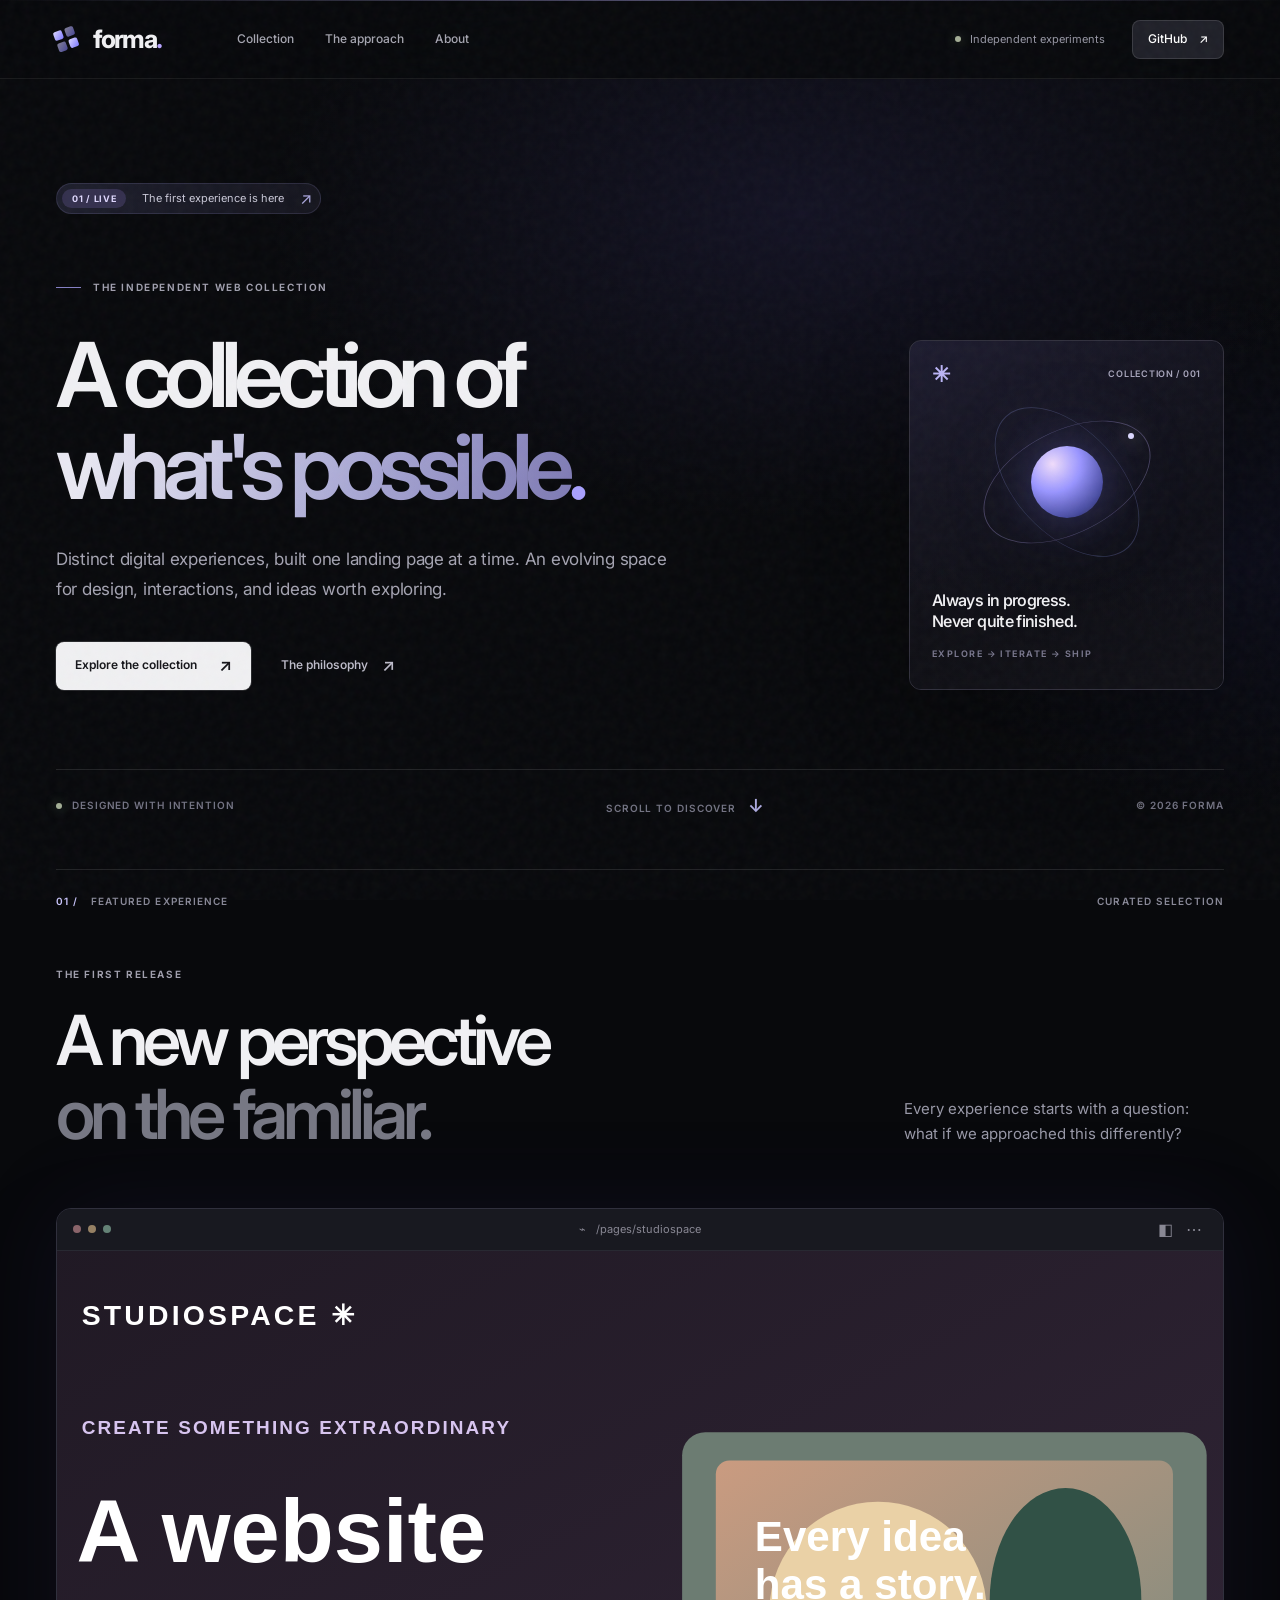
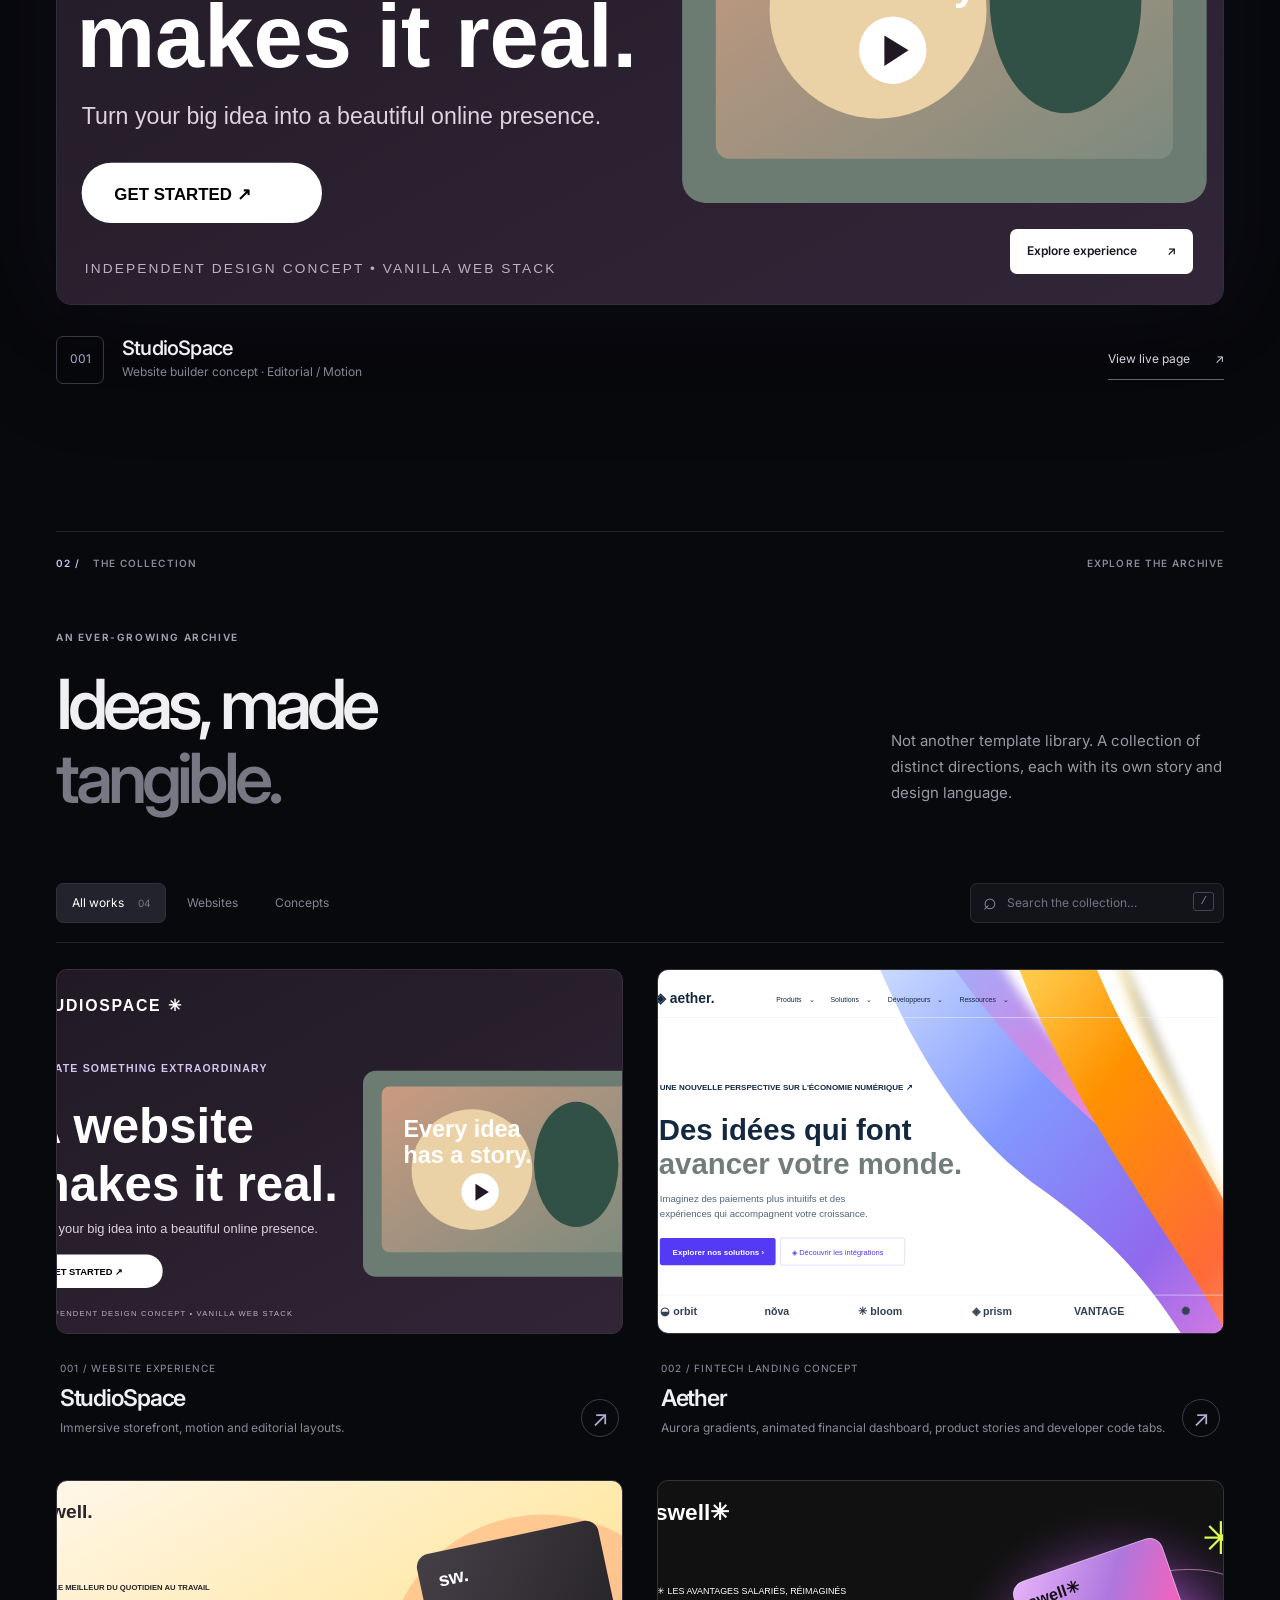
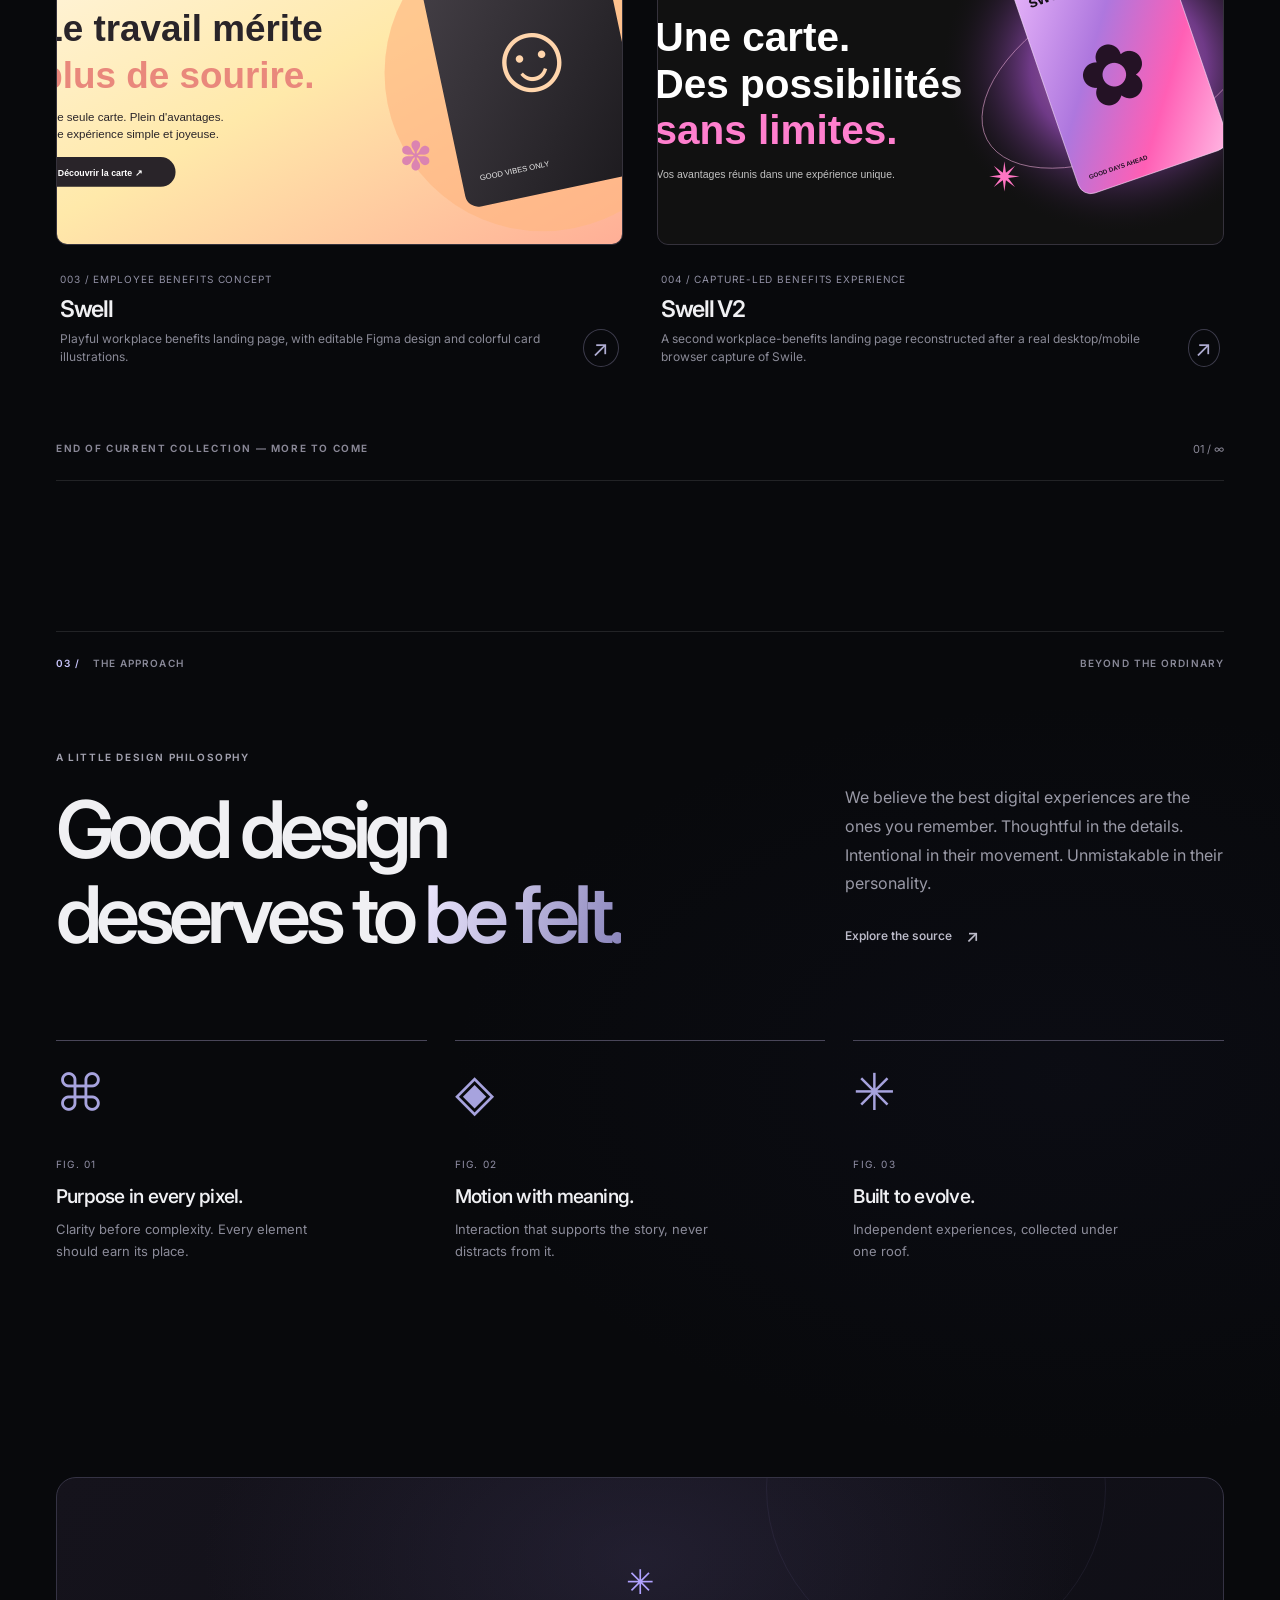
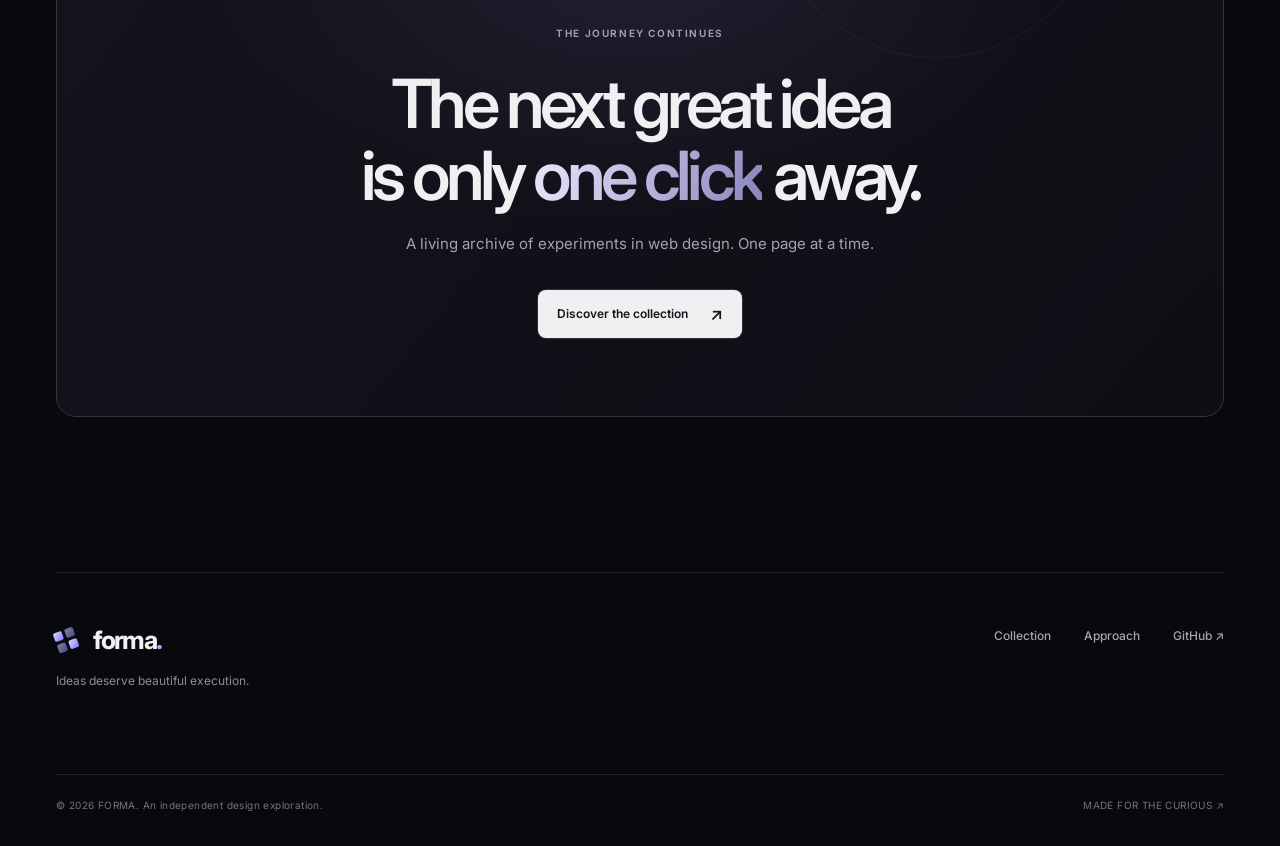
<file: index.html>
<!doctype html>
<html lang="en">
<head>
  <meta charset="utf-8">
  <meta name="viewport" content="width=device-width, initial-scale=1">
  <meta name="theme-color" content="#08090c">
  <meta name="description" content="A curated collection of experimental, beautifully crafted landing pages. Explore live websites, motion, and interaction concepts.">
  <meta property="og:title" content="FORMA — A collection of landing pages">
  <meta property="og:description" content="Independent landing pages, built to explore what the modern web can feel like.">
  <meta property="og:type" content="website">
  <meta property="og:image" content="https://studiospace-landing.pages.dev/assets/preview.svg">
  <title>FORMA — The landing page collection</title>
  <link rel="preconnect" href="https://fonts.googleapis.com">
  <link rel="preconnect" href="https://fonts.gstatic.com" crossorigin>
  <link href="https://fonts.googleapis.com/css2?family=DM+Sans:wght@400;500;600;700&family=Inter:wght@400;450;500;550;600;650;700;800&display=swap" rel="stylesheet">
  <link rel="icon" href="/assets/favicon.svg" type="image/svg+xml">
  <link rel="stylesheet" href="./styles.css">
  <script src="./script.js" defer></script>
</head>
<body>
  <a class="skip-link" href="#collection">Skip to collection</a>
  <div class="page-glow" aria-hidden="true"></div>
  <div class="top-hairline" aria-hidden="true"></div>
  <header class="site-header" id="top">
    <nav class="navigation shell" aria-label="Main navigation">
      <a class="brand" href="#top" aria-label="FORMA home"><span class="brand-icon" aria-hidden="true"><span></span><span></span><span></span><span></span></span><span>forma<span class="brand-dot">.</span></span></a>
      <div class="nav-links"><a href="#collection">Collection</a><a href="#approach">The approach</a><a href="#about">About</a></div>
      <div class="nav-end"><span class="status"><span class="status-pulse"></span> Independent experiments</span><a class="nav-github" href="https://github.com/Hicha-m/landing-page" target="_blank" rel="noopener noreferrer">GitHub <span aria-hidden="true">↗</span></a></div>
      <button class="menu-toggle" type="button" aria-label="Toggle navigation" aria-controls="mobile-nav" aria-expanded="false"><span></span><span></span></button>
    </nav>
    <div id="mobile-nav" class="mobile-nav" hidden><a href="#collection">Collection</a><a href="#approach">The approach</a><a href="#about">About</a><a href="https://github.com/Hicha-m/landing-page" target="_blank" rel="noopener noreferrer">GitHub ↗</a></div>
  </header>

  <main>
    <section class="hero shell" aria-labelledby="hero-title">
      <a class="announcement" href="#collection"><span class="announcement-new">01 / LIVE</span><span>The first experience is here</span><span class="announcement-arrow">↗</span></a>
      <div class="hero-grid">
        <div class="hero-main">
          <p class="eyebrow"><span class="eyebrow-line"></span> THE INDEPENDENT WEB COLLECTION</p>
          <h1 id="hero-title">A collection of<br><span class="gradient-text">what's possible<span class="period">.</span></span></h1>
          <p class="hero-description">Distinct digital experiences, built one landing page at a time. An evolving space for design, interactions, and ideas worth exploring.</p>
          <div class="hero-actions"><a class="button button-primary" href="#collection">Explore the collection <span>↗</span></a><a class="text-button" href="#approach">The philosophy <span>↗</span></a></div>
        </div>
        <div class="hero-aside" aria-label="Project status"><div class="hero-aside-top"><span class="crosshair" aria-hidden="true">✳</span><span>COLLECTION / 001</span></div><div class="orbit" aria-hidden="true"><div class="orbit-ring orbit-one"></div><div class="orbit-ring orbit-two"></div><span class="orbit-core"></span><i class="orbit-marker"></i></div><p>Always in progress.<br>Never quite finished.</p><span class="mono">EXPLORE → ITERATE → SHIP</span></div>
      </div>
      <div class="hero-bottom"><span><span class="micro-dot"></span> DESIGNED WITH INTENTION</span><span>SCROLL TO DISCOVER <span class="down-arrow">↓</span></span><span>© 2026 FORMA</span></div>
    </section>

    <section class="showcase-section" id="featured" aria-labelledby="featured-title">
      <div class="shell reveal"><div class="section-rule"><span><span class="rule-index">01 /</span> FEATURED EXPERIENCE</span><span>CURATED SELECTION</span></div>
        <div class="feature-topline"><div><p class="mini-label">THE FIRST RELEASE</p><h2 id="featured-title">A new perspective<br><span>on the familiar.</span></h2></div><p class="feature-intro">Every experience starts with a question: what if we approached this differently?</p></div>
      </div>
      <div class="showcase-window shell reveal">
        <div class="window-frame">
          <div class="window-header"><div class="traffic-lights" aria-hidden="true"><i></i><i></i><i></i></div><div class="window-url"><span class="lock-icon">⌁</span> /pages/studiospace</div><div class="window-actions">◧ <span>⋯</span></div></div>
          <a class="window-content" href="./pages/studiospace/" aria-label="Open the StudioSpace landing page"><img src="./assets/preview.svg" alt="StudioSpace landing page preview with dark plum hero and editorial typography" fetchpriority="high"><span class="window-open">Explore experience <span aria-hidden="true">↗</span></span></a>
        </div>
        <div class="showcase-meta"><div class="project-identity"><span class="project-index">001</span><div><h3>StudioSpace</h3><p>Website builder concept · Editorial / Motion</p></div></div><a class="showcase-link" href="./pages/studiospace/">View live page <span aria-hidden="true">↗</span></a></div>
      </div>
    </section>

    <section id="collection" class="collection-section shell" aria-labelledby="collection-title">
      <div class="section-rule"><span><span class="rule-index">02 /</span> THE COLLECTION</span><span>EXPLORE THE ARCHIVE</span></div>
      <div class="collection-heading reveal"><div><p class="mini-label">AN EVER-GROWING ARCHIVE</p><h2 id="collection-title">Ideas, made<br><span>tangible.</span></h2></div><p>Not another template library. A collection of distinct directions, each with its own story and design language.</p></div>
      <div class="collection-toolbar"><div class="filter-tabs" role="group" aria-label="Filter by category"><button class="filter active" type="button" data-filter="all" aria-pressed="true">All works <span id="count-all">01</span></button><button class="filter" type="button" data-filter="websites" aria-pressed="false">Websites</button><button class="filter" type="button" data-filter="concepts" aria-pressed="false">Concepts</button></div><label class="search-wrap"><span class="search-icon" aria-hidden="true">⌕</span><span class="sr-only">Search projects</span><input id="project-search" type="search" placeholder="Search the collection…" autocomplete="off"><kbd>/</kbd></label></div>
      <div class="project-grid" id="project-grid" aria-live="polite">
        <a class="project-card" href="./pages/studiospace/"><div class="card-media card-plum"><img src="./assets/preview.svg" alt="StudioSpace preview" loading="lazy"><span class="card-visit">View project ↗</span></div><div class="card-footer"><div><span class="project-tag">001 / WEBSITE EXPERIENCE</span><h3>StudioSpace</h3><p>Immersive storefront, motion and editorial layouts.</p></div><span class="card-arrow">↗</span></div></a>
      </div>
      <p id="collection-empty" class="empty-message" hidden>No projects match your search. Try another keyword.</p>
      <div class="collection-bottom"><span class="mono">END OF CURRENT COLLECTION — MORE TO COME</span><span>01 / ∞</span></div>
    </section>

    <section class="manifesto-section" id="approach" aria-labelledby="manifesto-title">
      <div class="shell"><div class="section-rule"><span><span class="rule-index">03 /</span> THE APPROACH</span><span>BEYOND THE ORDINARY</span></div>
        <div class="manifesto-grid"><div class="reveal"><p class="mini-label">A LITTLE DESIGN PHILOSOPHY</p><h2 id="manifesto-title">Good design<br>deserves to <em>be felt.</em></h2></div><div class="manifesto-side reveal"><p>We believe the best digital experiences are the ones you remember. Thoughtful in the details. Intentional in their movement. Unmistakable in their personality.</p><a class="text-button" href="https://github.com/Hicha-m/landing-page" target="_blank" rel="noopener noreferrer">Explore the source <span>↗</span></a></div></div>
        <div class="principles"><article class="principle reveal"><span class="principle-mark">⌘</span><span class="principle-index">FIG. 01</span><h3>Purpose in every pixel.</h3><p>Clarity before complexity. Every element should earn its place.</p></article><article class="principle reveal"><span class="principle-mark">◈</span><span class="principle-index">FIG. 02</span><h3>Motion with meaning.</h3><p>Interaction that supports the story, never distracts from it.</p></article><article class="principle reveal"><span class="principle-mark">✳</span><span class="principle-index">FIG. 03</span><h3>Built to evolve.</h3><p>Independent experiences, collected under one roof.</p></article></div>
      </div>
    </section>

    <section class="closing-section shell" id="about" aria-labelledby="closing-title"><div class="closing-inner reveal"><span class="closing-icon">✳</span><p class="mini-label">THE JOURNEY CONTINUES</p><h2 id="closing-title">The next great idea<br>is only <em>one click</em> away.</h2><p>A living archive of experiments in web design. One page at a time.</p><a class="button button-primary" href="#collection">Discover the collection <span>↗</span></a></div></section>
  </main>
  <footer class="footer shell"><div class="footer-main"><div><a class="brand" href="#top"><span class="brand-icon" aria-hidden="true"><span></span><span></span><span></span><span></span></span><span>forma<span class="brand-dot">.</span></span></a><p>Ideas deserve beautiful execution.</p></div><div class="footer-links"><a href="#collection">Collection</a><a href="#approach">Approach</a><a href="https://github.com/Hicha-m/landing-page" target="_blank" rel="noopener noreferrer">GitHub ↗</a></div></div><div class="footer-base"><span>© 2026 FORMA. An independent design exploration.</span><span>MADE FOR THE CURIOUS ↗</span></div></footer>
</body>
</html>
</file>
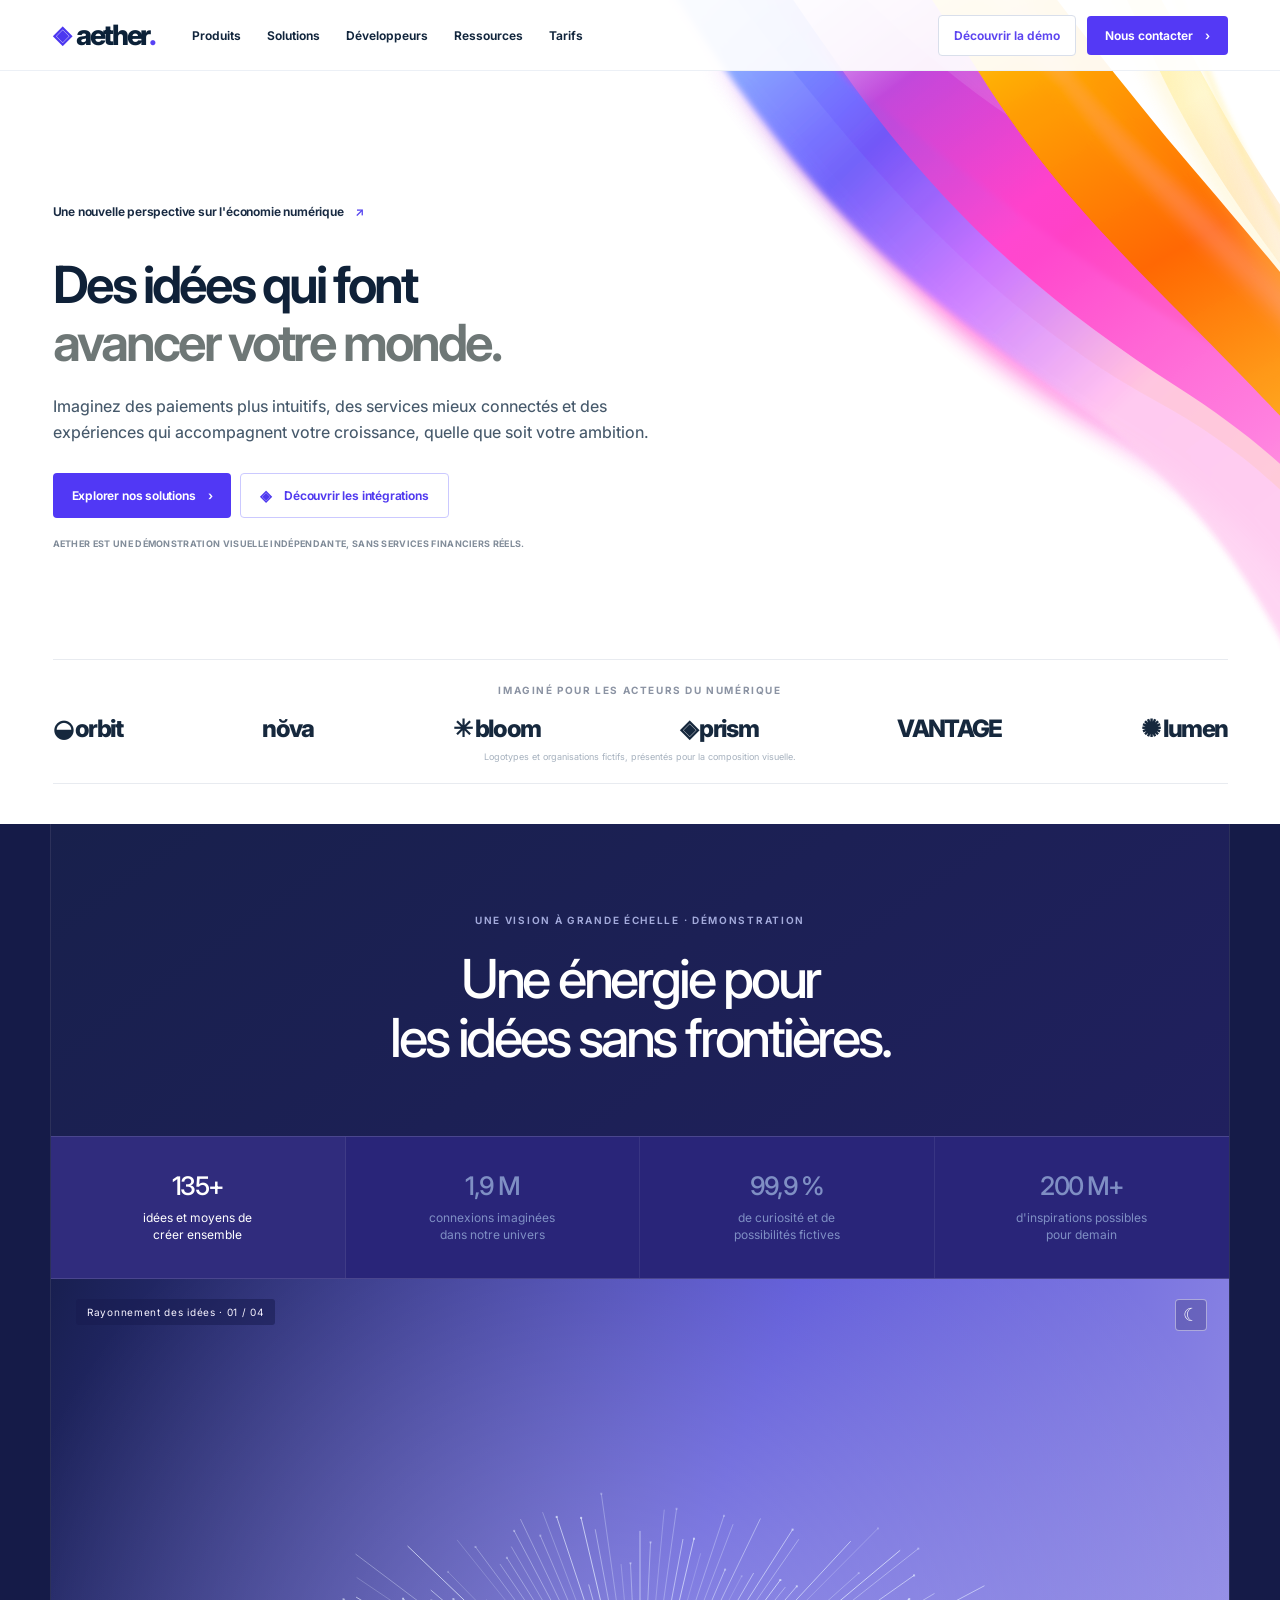
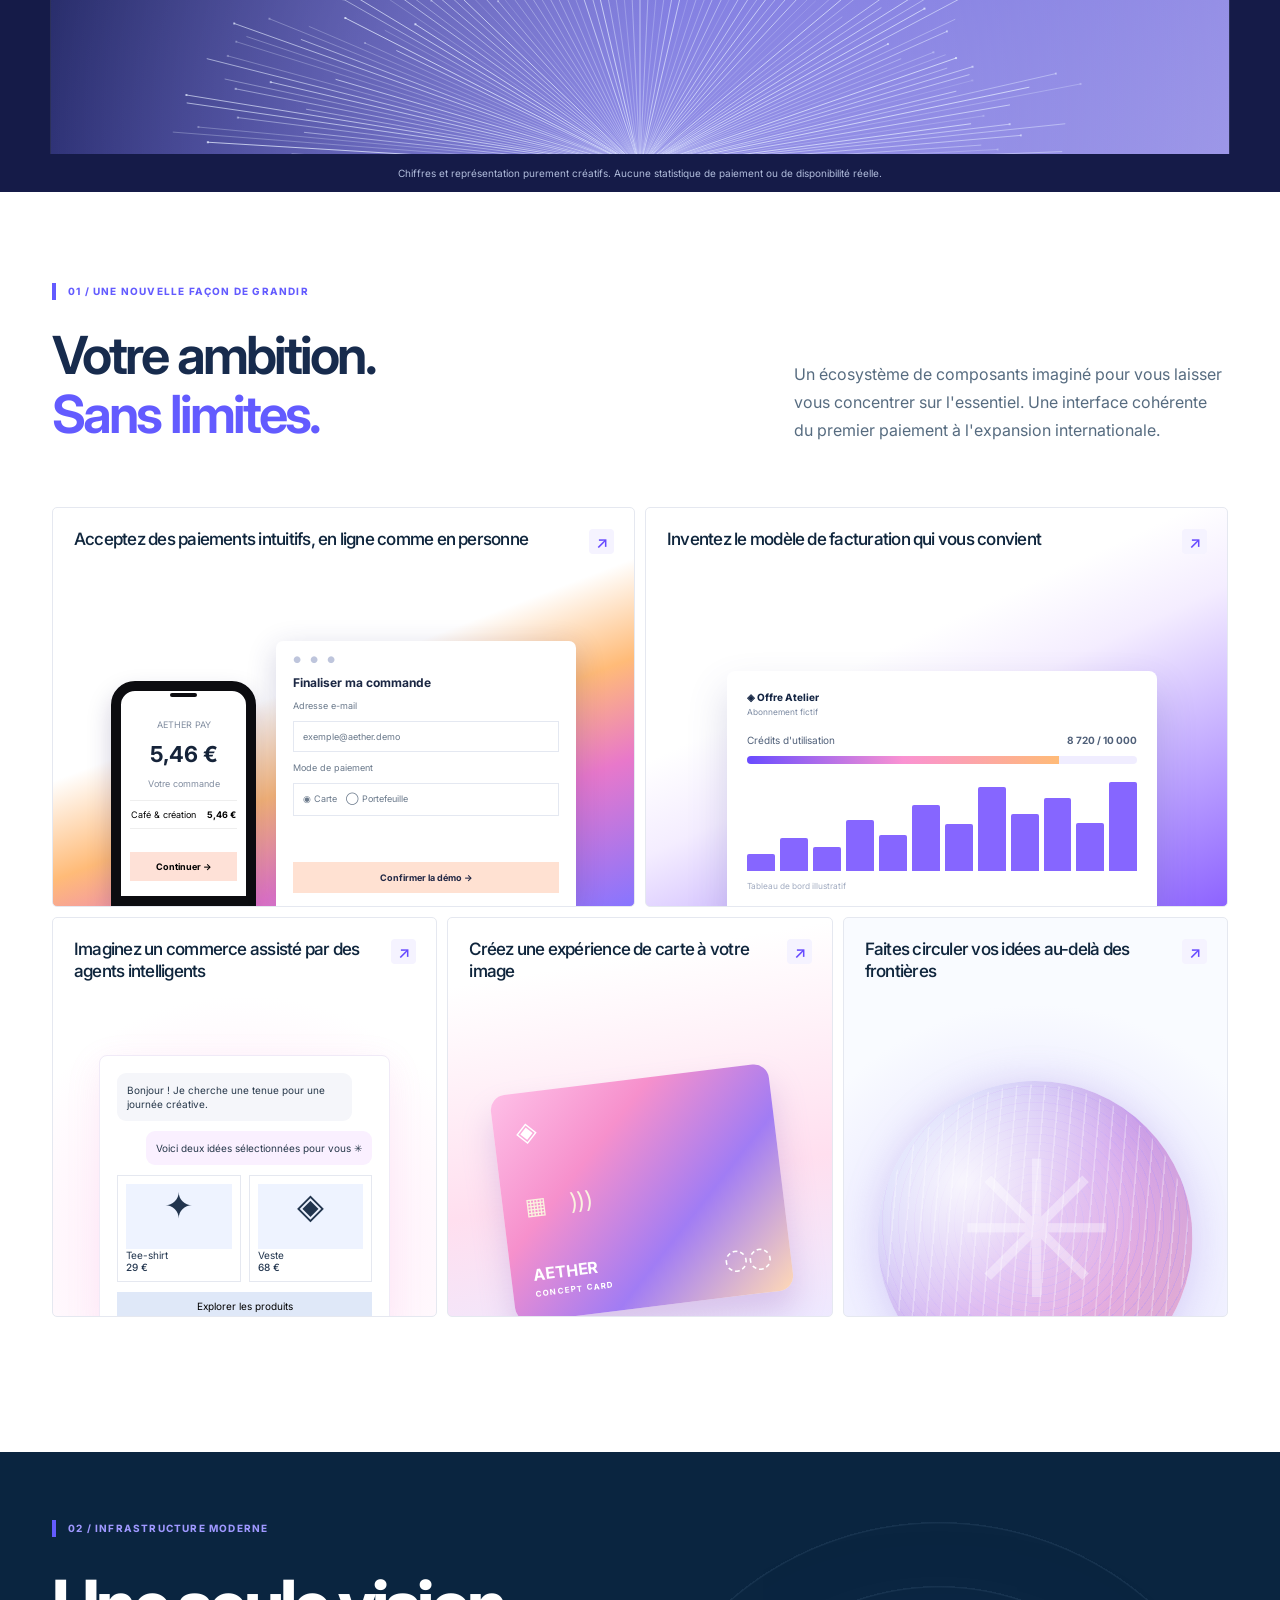
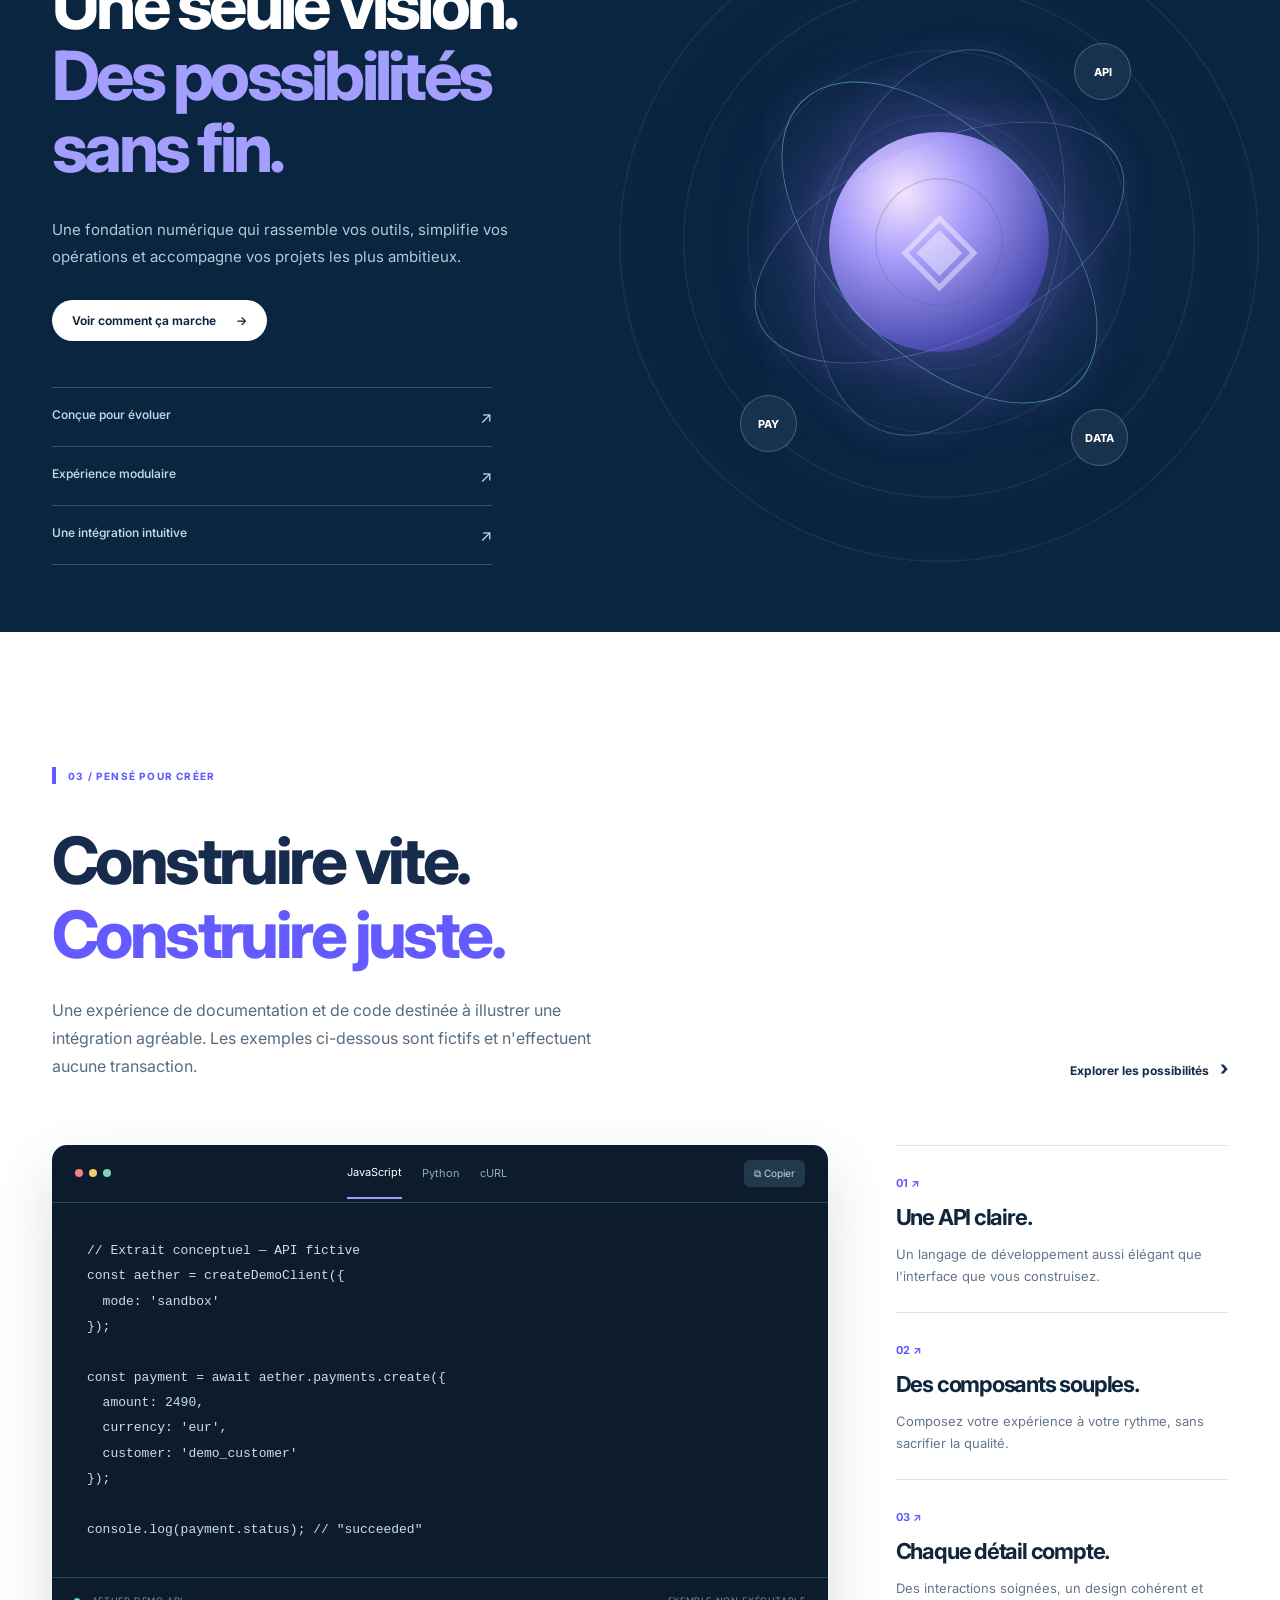
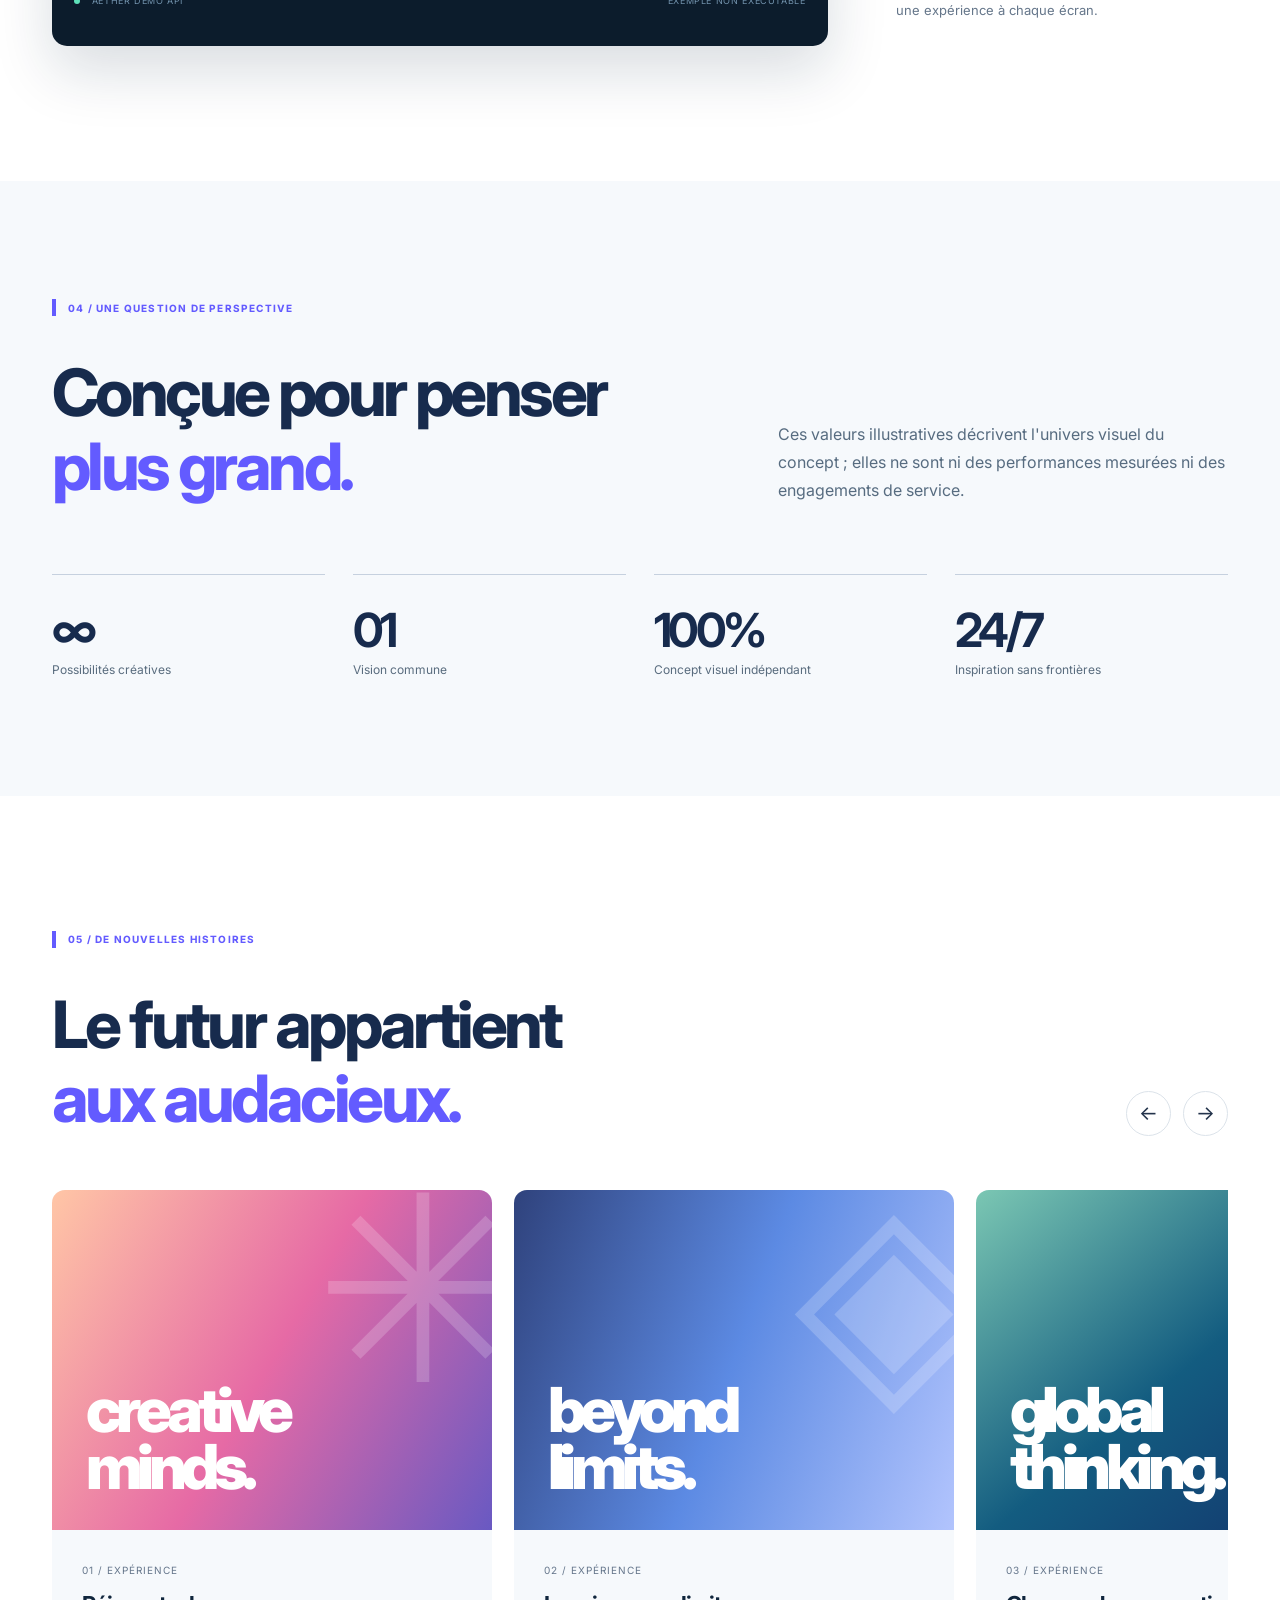
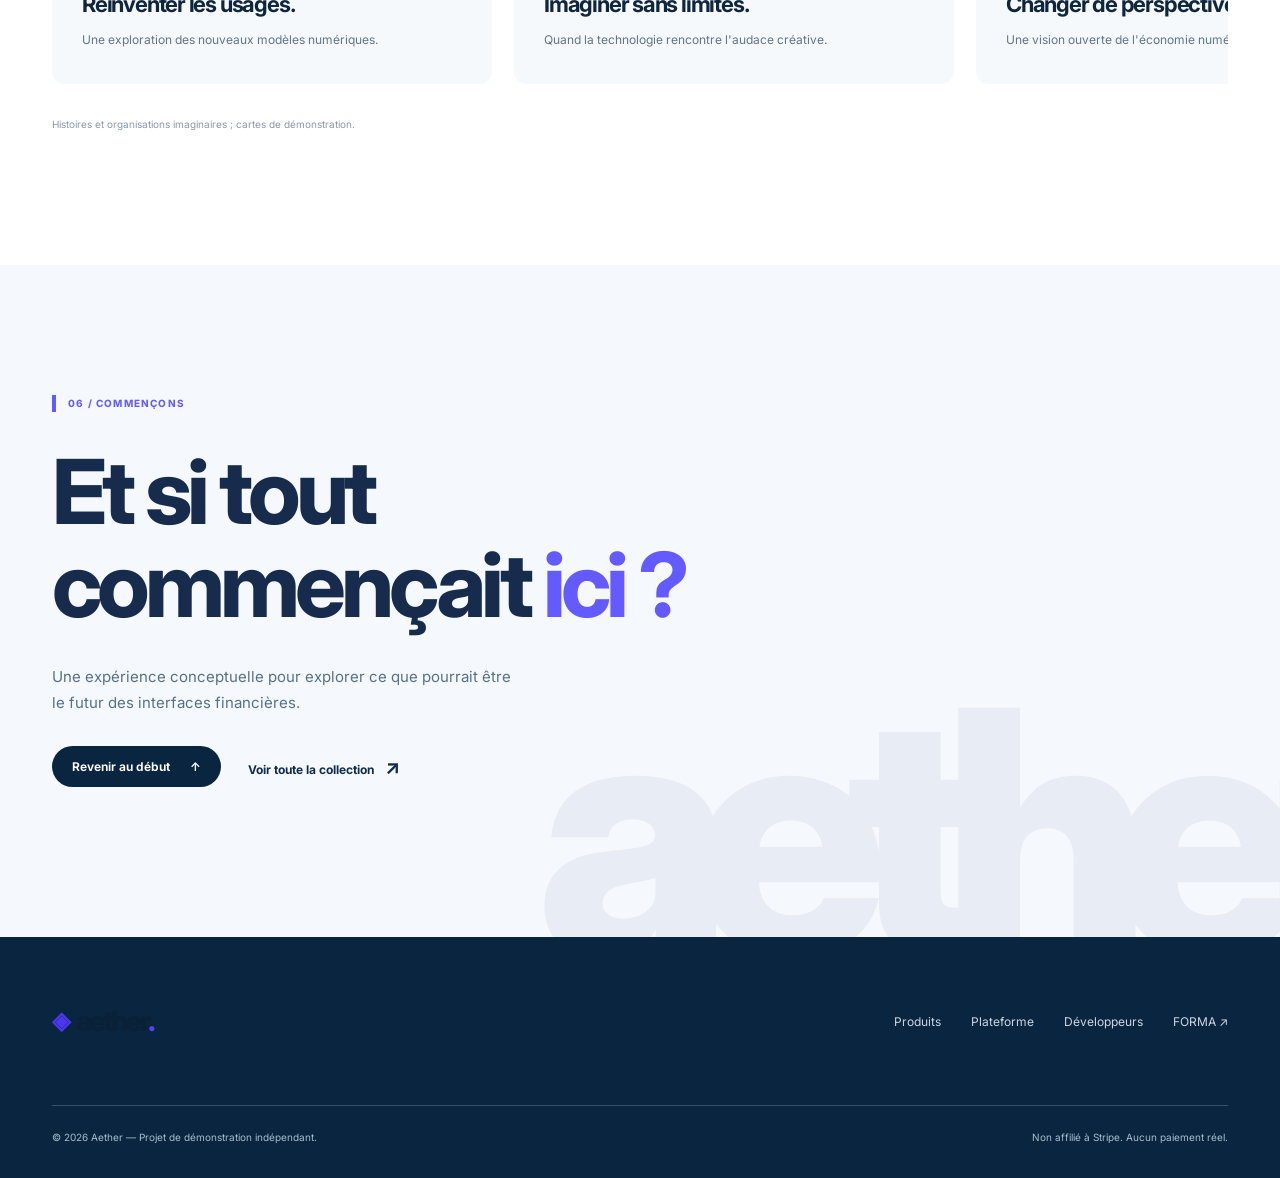
<file: pages/aether/index.html>
<!doctype html>
<html lang="fr"><head>
<meta charset="utf-8"><meta name="viewport" content="width=device-width,initial-scale=1">
<meta name="theme-color" content="#f6f9fc"><meta name="description" content="Aether — une expérience de plateforme financière moderne, inspirée des codes de design fintech. Démonstration indépendante.">
<title>Aether — L'avenir se construit maintenant</title>
<link rel="preconnect" href="https://fonts.googleapis.com"><link rel="preconnect" href="https://fonts.gstatic.com" crossorigin>
<link href="https://fonts.googleapis.com/css2?family=DM+Sans:wght@400;500;600;700&family=Inter:wght@400;500;600;700;800;900&display=swap" rel="stylesheet">
<link rel="stylesheet" href="./styles.css"><script src="./script.js" defer></script>
</head><body>
<a class="skip" href="#main">Aller au contenu</a>
<div class="reading-progress" aria-hidden="true"></div>
<div class="hero-bg" aria-hidden="true"></div>
<header class="header" id="top"><nav class="nav wrap" aria-label="Navigation principale">
<a href="#top" class="logo" aria-label="Aether accueil"><span class="logo-mark">◈</span> aether<span class="logo-dot">.</span></a>
<div class="nav-menu" id="nav-menu">
<a href="#solutions">Produits</a><a href="#platform">Solutions</a><a href="#developers">Développeurs</a><a href="#stories">Ressources</a><a href="#contact">Tarifs</a>
</div><div class="nav-right"><a href="#developers" class="nav-login">Découvrir la démo</a><a href="#contact" class="nav-signup">Nous contacter <span>›</span></a></div>
<button class="mobile-toggle" type="button" aria-label="Ouvrir le menu" aria-controls="nav-menu" aria-expanded="false"><span></span><span></span></button>
</nav></header>
<main id="main">
<section class="hero wrap hero-refresh" aria-labelledby="hero-title">
<div class="hero-copy reveal">
<p class="hero-kicker">Une nouvelle perspective sur l'économie numérique <span class="hero-kicker-accent">↗</span></p>
<h1 id="hero-title">Des idées qui font<br><span>avancer votre monde.</span></h1>
<p class="hero-sub">Imaginez des paiements plus intuitifs, des services mieux connectés et des expériences qui accompagnent votre croissance, quelle que soit votre ambition.</p>
<div class="hero-actions"><a class="btn btn-dark" href="#solutions">Explorer nos solutions <span>›</span></a><a class="btn btn-outline" href="#developers"><span class="demo-glyph" aria-hidden="true">◈</span> Découvrir les intégrations</a></div>
<p class="demo-label">AETHER EST UNE DÉMONSTRATION VISUELLE INDÉPENDANTE, SANS SERVICES FINANCIERS RÉELS.</p>
</div>
<div class="hero-ribbon" aria-hidden="true"><img src="./aurora-ribbon.svg" alt=""></div>
</section>

<section class="brands wrap reveal"><p>IMAGINÉ POUR LES ACTEURS DU NUMÉRIQUE</p><div class="brand-row" aria-label="Marques fictives de démonstration"><span>◒ orbit</span><span>nŏva</span><span>✳ bloom</span><span>◈ prism</span><span>VANTAGE</span><span>✺ lumen</span></div><p class="fiction-note">Logotypes et organisations fictifs, présentés pour la composition visuelle.</p></section>

<section class="impact-section" id="impact" aria-labelledby="impact-title">
 <div class="impact-inner">
  <div class="impact-title"><span class="impact-eyebrow">UNE VISION À GRANDE ÉCHELLE · DÉMONSTRATION</span><h2 id="impact-title">Une énergie pour<br>les idées sans frontières.</h2></div>
  <div class="impact-metrics" role="group" aria-label="Choisir une visualisation">
   <button class="impact-metric is-active" type="button" data-impact="0" aria-pressed="true"><strong>135+</strong><span>idées et moyens de<br>créer ensemble</span></button>
   <button class="impact-metric" type="button" data-impact="1" aria-pressed="false"><strong>1,9 M</strong><span>connexions imaginées<br>dans notre univers</span></button>
   <button class="impact-metric" type="button" data-impact="2" aria-pressed="false"><strong>99,9 %</strong><span>de curiosité et de<br>possibilités fictives</span></button>
   <button class="impact-metric" type="button" data-impact="3" aria-pressed="false"><strong>200 M+</strong><span>d'inspirations possibles<br>pour demain</span></button>
  </div>
  <div class="impact-stage" data-theme="night">
    <div class="impact-canvas-wrap"><canvas id="impact-canvas" role="img" aria-label="Visualisation générative de lignes lumineuses animées : rayons, globe, faisceau et forme en sablier"></canvas></div>
    <div class="impact-stage-tools"><span class="impact-stage-caption" id="impact-view-label" aria-live="polite">Rayonnement des idées · 01 / 04</span><div class="theme-picker"><button type="button" class="theme-trigger" id="theme-trigger" aria-expanded="false" aria-controls="theme-menu" aria-label="Choisir l'ambiance lumineuse">☾ <span class="sr-only">Ambiance lumineuse</span></button><div id="theme-menu" class="theme-menu" hidden role="group" aria-label="Ambiances lumineuses">
      <button data-impact-theme="dawn" type="button">◉ Aube</button><button data-impact-theme="sunrise" type="button">☀ Lever du soleil</button><button data-impact-theme="day" type="button">☼ Journée</button><button data-impact-theme="dusk" type="button">◌ Crépuscule</button><button data-impact-theme="sunset" type="button">◉ Coucher du soleil</button><button data-impact-theme="night" type="button" aria-pressed="true">☾ Nuit</button>
    </div></div></div>
   </div>
 </div>
 <p class="impact-disclaimer">Chiffres et représentation purement créatifs. Aucune statistique de paiement ou de disponibilité réelle.</p>
</section>
<section class="intro section-pad wrap reveal" id="solutions"><p class="section-kicker"><span class="tiny-bar"></span> 01 / UNE NOUVELLE FAÇON DE GRANDIR</p><div class="intro-grid"><h2>Votre ambition.<br><span>Sans limites.</span></h2><p>Un écosystème de composants imaginé pour vous laisser vous concentrer sur l'essentiel. Une interface cohérente du premier paiement à l'expansion internationale.</p></div>
<div class="solution-showcase" id="solution-showcase" aria-label="Catalogue de solutions Aether">
 <button type="button" class="showcase-card showcase-payment" data-solution="payments" aria-haspopup="dialog">
  <span class="showcase-head">Acceptez des paiements intuitifs, en ligne comme en personne <span class="showcase-open">↗</span></span>
  <span class="mock-checkout-ui"><span class="mock-phone"><span class="phone-notch"></span><span class="phone-small">AETHER PAY</span><strong>5,46 €</strong><span class="phone-small">Votre commande</span><span class="phone-row">Café & création <b>5,46 €</b></span><span class="phone-cta">Continuer →</span></span><span class="mock-browser"><span class="browser-dots">● ● ●</span><b>Finaliser ma commande</b><span>Adresse e-mail</span><i>exemple@aether.demo</i><span>Mode de paiement</span><i>◉ Carte　◯ Portefeuille</i><span class="browser-pay">Confirmer la démo →</span></span></span>
 </button>
 <button type="button" class="showcase-card showcase-billing" data-solution="billing" aria-haspopup="dialog">
  <span class="showcase-head">Inventez le modèle de facturation qui vous convient <span class="showcase-open">↗</span></span>
  <span class="billing-widget"><span class="widget-chip">◈ Offre Atelier <small>Abonnement fictif</small></span><span class="widget-stat">Crédits d'utilisation <b>8 720 / 10 000</b></span><span class="widget-meter"><i></i></span><span class="widget-histogram" aria-hidden="true"><i style="height:19%"></i><i style="height:36%"></i><i style="height:27%"></i><i style="height:56%"></i><i style="height:39%"></i><i style="height:72%"></i><i style="height:52%"></i><i style="height:92%"></i><i style="height:62%"></i><i style="height:80%"></i><i style="height:53%"></i><i style="height:97%"></i></span><small>Tableau de bord illustratif</small></span>
 </button>
 <button type="button" class="showcase-card showcase-agent" data-solution="commerce" aria-haspopup="dialog">
  <span class="showcase-head">Imaginez un commerce assisté par des agents intelligents <span class="showcase-open">↗</span></span>
  <span class="agent-widget"><span class="agent-bubble">Bonjour ! Je cherche une tenue pour une journée créative.</span><span class="agent-bubble reply">Voici deux idées sélectionnées pour vous ✳</span><span class="agent-products"><span><i>✦</i> Tee-shirt<br><b>29 €</b></span><span><i>◈</i> Veste<br><b>68 €</b></span></span><span class="agent-button">Explorer les produits</span></span>
 </button>
 <button type="button" class="showcase-card showcase-card-issuing" data-solution="issuing" aria-haspopup="dialog">
  <span class="showcase-head">Créez une expérience de carte à votre image <span class="showcase-open">↗</span></span>
  <span class="credit-card-visual"><span class="credit-symbol">◈</span><span class="credit-chip">▦　)))</span><span class="credit-bottom">AETHER<br><small>CONCEPT CARD</small></span><span class="credit-network">◌◌</span></span>
 </button>
 <button type="button" class="showcase-card showcase-world" data-solution="global" aria-haspopup="dialog">
  <span class="showcase-head">Faites circuler vos idées au-delà des frontières <span class="showcase-open">↗</span></span>
  <span class="globe-points" aria-hidden="true"><span class="globe-grid"></span><span class="globe-spark">✳</span></span>
 </button>
</div></section>

<section class="platform" id="platform"><div class="wrap platform-grid"><div class="platform-copy reveal"><p class="section-kicker light-kicker"><span class="tiny-bar"></span> 02 / INFRASTRUCTURE MODERNE</p><h2>Une seule vision.<br><em>Des possibilités<br>sans fin.</em></h2><p>Une fondation numérique qui rassemble vos outils, simplifie vos opérations et accompagne vos projets les plus ambitieux.</p><a href="#developers" class="btn btn-light">Voir comment ça marche <span>→</span></a><div class="platform-lines"><div><b>Conçue pour évoluer</b><span>↗</span></div><div><b>Expérience modulaire</b><span>↗</span></div><div><b>Une intégration intuitive</b><span>↗</span></div></div></div>
<div class="platform-art reveal"><div class="orbital-grid"></div><div class="core-ring ring-1"></div><div class="core-ring ring-2"></div><div class="core-ring ring-3"></div><div class="glowing-center"><span>◈</span></div><div class="orbit-node node-a">API</div><div class="orbit-node node-b">PAY</div><div class="orbit-node node-c">DATA</div></div></div></section>

<section class="dev-section section-pad wrap" id="developers"><div class="section-kicker"><span class="tiny-bar"></span> 03 / PENSÉ POUR CRÉER</div><div class="dev-header reveal"><div><h2>Construire vite.<br><span>Construire juste.</span></h2><p>Une expérience de documentation et de code destinée à illustrer une intégration agréable. Les exemples ci-dessous sont fictifs et n'effectuent aucune transaction.</p></div><a href="#contact" class="inline-link">Explorer les possibilités <span>›</span></a></div>
<div class="dev-grid"><div class="code-window reveal"><div class="code-toolbar"><span class="code-dots"><i></i><i></i><i></i></span><div class="tabs" role="tablist" aria-label="Exemples de code"><button type="button" role="tab" id="tab-js" aria-selected="true" aria-controls="code-content" data-code="js">JavaScript</button><button type="button" role="tab" id="tab-py" aria-selected="false" aria-controls="code-content" data-code="py" tabindex="-1">Python</button><button type="button" role="tab" id="tab-curl" aria-selected="false" aria-controls="code-content" data-code="curl" tabindex="-1">cURL</button></div><button type="button" id="copy-code" aria-label="Copier l'exemple de code">⧉ <span>Copier</span></button></div><pre id="code-content" role="tabpanel" aria-labelledby="tab-js" tabindex="0"><code></code></pre><div class="code-footer"><span><i></i> AETHER DEMO API</span><span>EXEMPLE NON EXÉCUTABLE</span></div></div>
<div class="dev-features reveal"><div class="dev-feature"><span>01 ↗</span><h3>Une API claire.</h3><p>Un langage de développement aussi élégant que l'interface que vous construisez.</p></div><div class="dev-feature"><span>02 ↗</span><h3>Des composants souples.</h3><p>Composez votre expérience à votre rythme, sans sacrifier la qualité.</p></div><div class="dev-feature"><span>03 ↗</span><h3>Chaque détail compte.</h3><p>Des interactions soignées, un design cohérent et une expérience à chaque écran.</p></div></div></div></section>

<section class="numbers-section"><div class="wrap"><p class="section-kicker"><span class="tiny-bar"></span> 04 / UNE QUESTION DE PERSPECTIVE</p><div class="numbers-top reveal"><h2>Conçue pour penser<br><span>plus grand.</span></h2><p>Ces valeurs illustratives décrivent l'univers visuel du concept ; elles ne sont ni des performances mesurées ni des engagements de service.</p></div><div class="numbers-grid"><div class="number"><strong>∞</strong><span>Possibilités créatives</span></div><div class="number"><strong>01</strong><span>Vision commune</span></div><div class="number"><strong>100%</strong><span>Concept visuel indépendant</span></div><div class="number"><strong>24/7</strong><span>Inspiration sans frontières</span></div></div></div></section>

<section class="stories section-pad wrap" id="stories"><p class="section-kicker"><span class="tiny-bar"></span> 05 / DE NOUVELLES HISTOIRES</p><div class="stories-top reveal"><h2>Le futur appartient<br><span>aux audacieux.</span></h2><div class="slider-actions"><button type="button" class="slider-btn" data-direction="-1" aria-label="Défiler à gauche">←</button><button type="button" class="slider-btn" data-direction="1" aria-label="Défiler à droite">→</button></div></div><div class="stories-track" tabindex="0" aria-label="Galerie horizontale de cartes conceptuelles"><article class="story-card story-one"><div class="story-visual"><span class="story-symbol">✳</span><div class="story-layer">creative<br>minds.</div></div><div class="story-info"><span>01 / EXPÉRIENCE</span><h3>Réinventer les usages.</h3><p>Une exploration des nouveaux modèles numériques.</p></div></article><article class="story-card story-two"><div class="story-visual"><span class="story-symbol">◈</span><div class="story-layer">beyond<br>limits.</div></div><div class="story-info"><span>02 / EXPÉRIENCE</span><h3>Imaginer sans limites.</h3><p>Quand la technologie rencontre l'audace créative.</p></div></article><article class="story-card story-three"><div class="story-visual"><span class="story-symbol">◎</span><div class="story-layer">global<br>thinking.</div></div><div class="story-info"><span>03 / EXPÉRIENCE</span><h3>Changer de perspective.</h3><p>Une vision ouverte de l'économie numérique.</p></div></article><article class="story-card story-four"><div class="story-visual"><span class="story-symbol">✦</span><div class="story-layer">new<br>signals.</div></div><div class="story-info"><span>04 / EXPÉRIENCE</span><h3>Créer autrement.</h3><p>Des interfaces imaginées pour les prochaines idées.</p></div></article></div><p class="stories-disclaimer">Histoires et organisations imaginaires ; cartes de démonstration.</p></section>

<section class="contact-section" id="contact"><div class="wrap contact-inner reveal"><p class="section-kicker"><span class="tiny-bar"></span> 06 / COMMENÇONS</p><h2>Et si tout<br>commençait <em>ici ?</em></h2><p>Une expérience conceptuelle pour explorer ce que pourrait être le futur des interfaces financières.</p><div class="contact-actions"><a class="btn btn-dark" href="#top">Revenir au début <span>↑</span></a><a class="inline-link" href="../../">Voir toute la collection <span>↗</span></a></div><span class="contact-watermark">aether.</span></div></section>
</main>
<footer class="footer"><div class="wrap footer-top"><a class="logo footer-logo" href="#top"><span class="logo-mark">◈</span> aether<span class="logo-dot">.</span></a><div class="footer-links"><a href="#solutions">Produits</a><a href="#platform">Plateforme</a><a href="#developers">Développeurs</a><a href="../../">FORMA ↗</a></div></div><div class="wrap footer-bottom"><span>© 2026 Aether — Projet de démonstration indépendant.</span><span>Non affilié à Stripe. Aucun paiement réel.</span></div></footer>
<div class="solution-modal" id="solution-modal" hidden>
 <div class="solution-backdrop" data-close-solution></div>
 <div class="solution-dialog" role="dialog" aria-modal="true" aria-labelledby="solution-title" aria-describedby="solution-desc" tabindex="-1">
  <button type="button" class="solution-close" aria-label="Fermer la présentation" data-close-solution>×</button>
  <div class="solution-dialog-head"><p class="section-kicker">DÉCOUVRIR LES POSSIBILITÉS · AETHER DEMO</p><h2 id="solution-title"></h2><p id="solution-desc"></p><div class="solution-dialog-actions"><a class="btn btn-dark" href="#developers" data-close-link>Explorer la démo <span>›</span></a><a class="btn btn-outline" href="#contact" data-close-link>Nous contacter <span>↗</span></a></div></div>
  <div class="solution-dialog-art" id="solution-art"><div class="solution-art-primary"><span class="art-icon">◈</span><div class="art-device"><small>AETHER · DEMO</small><strong>Une nouvelle expérience.</strong><span class="art-meter"></span><span class="art-bars" aria-hidden="true"><i></i><i></i><i></i><i></i><i></i><i></i><i></i><i></i></span></div></div><div class="solution-art-secondary"><span>01 / MODULARITÉ</span><strong>Un univers de possibilités</strong><div class="art-stat">+2,2 % <small>indicateur fictif</small></div></div></div>
  <div class="solution-features"><article><span>↗</span><h3>Créer de nouvelles expériences</h3><p>Des composants visuels imaginés pour faciliter les parcours de démonstration.</p></article><article><span>◎</span><h3>Une vision cohérente</h3><p>Des éléments réutilisables, pensés pour fonctionner ensemble.</p></article><article><span>◈</span><h3>Un concept évolutif</h3><p>Une expérimentation statique, sans API bancaire et sans collecte de données.</p></article></div>
  <h3 class="solution-more-title">Autres produits et fonctionnalités</h3><div class="solution-more"><span>Analytique conceptuelle</span><span>Cartes imaginaires</span><span>Transactions fictives</span></div>
  <p class="solution-modal-note">Démonstration indépendante : aucun service Stripe ni produit de paiement fonctionnel.</p>
 </div>
</div></body></html>
</file>
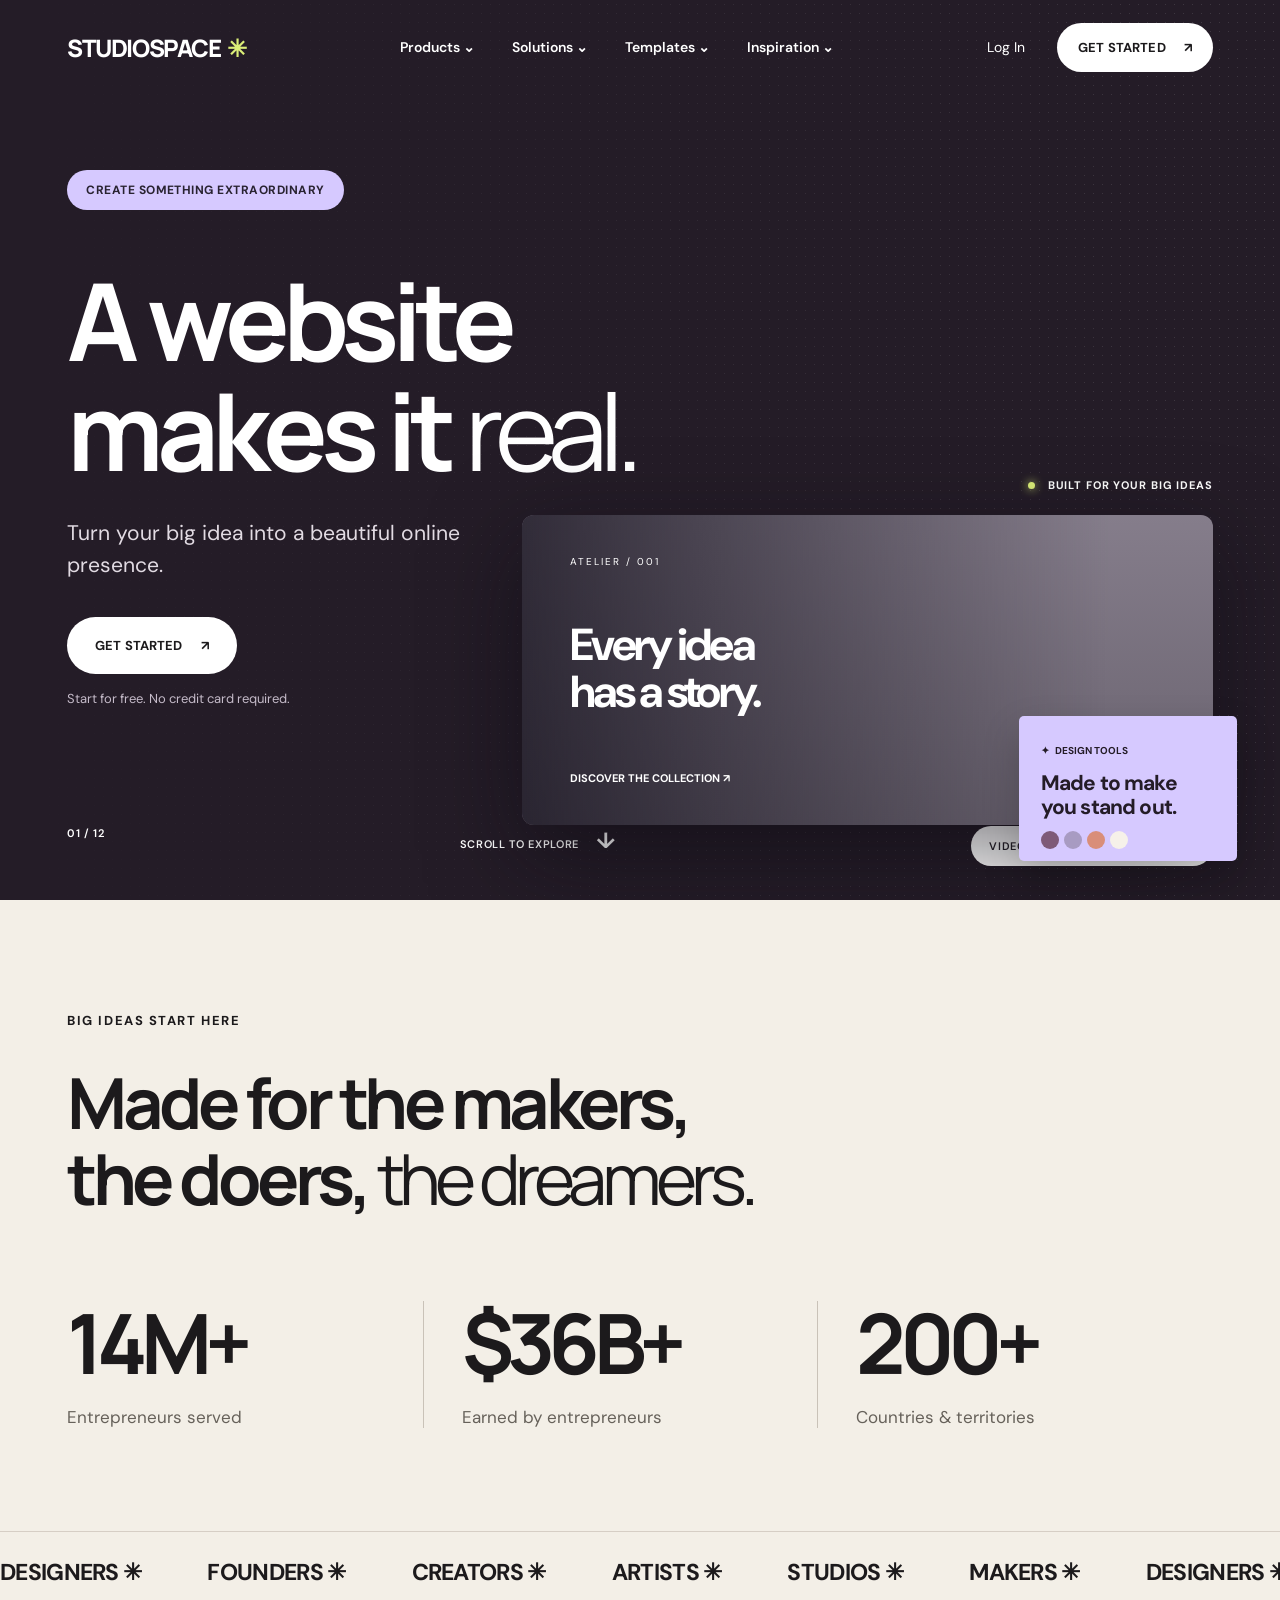
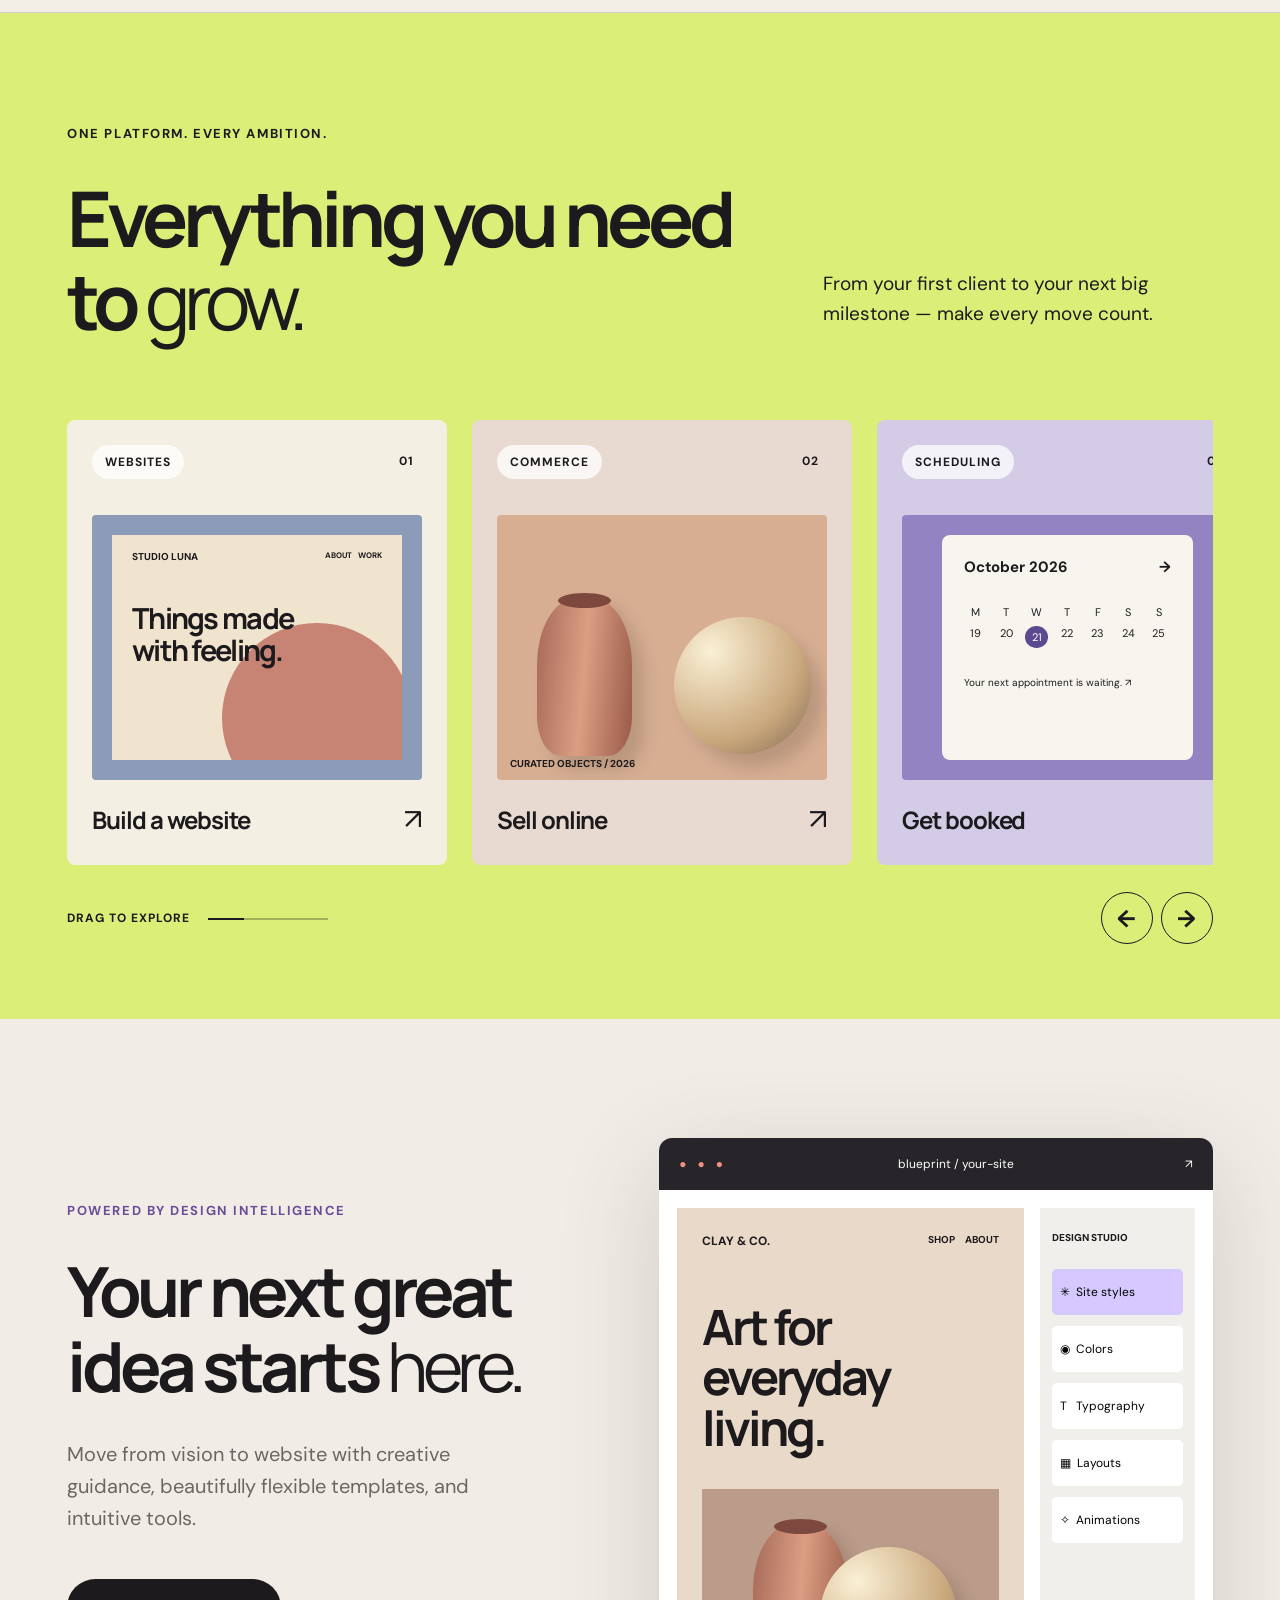
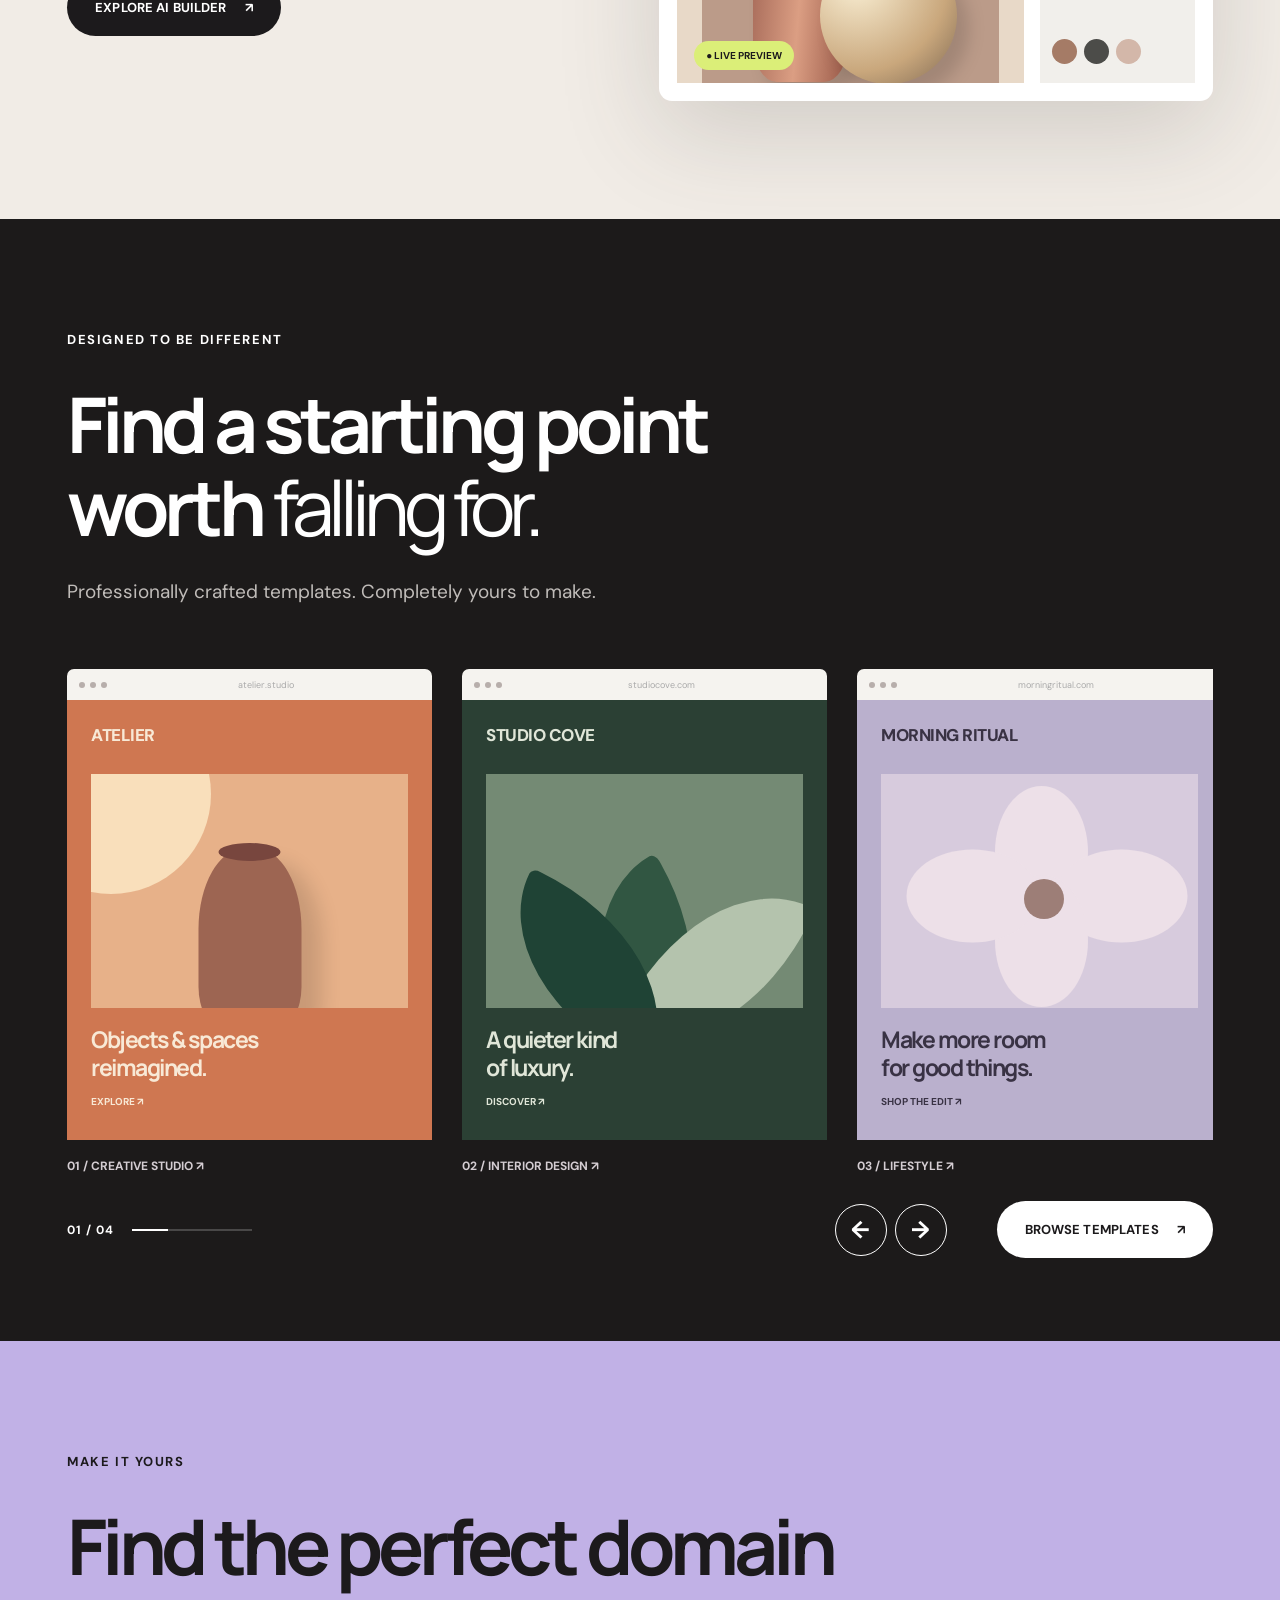
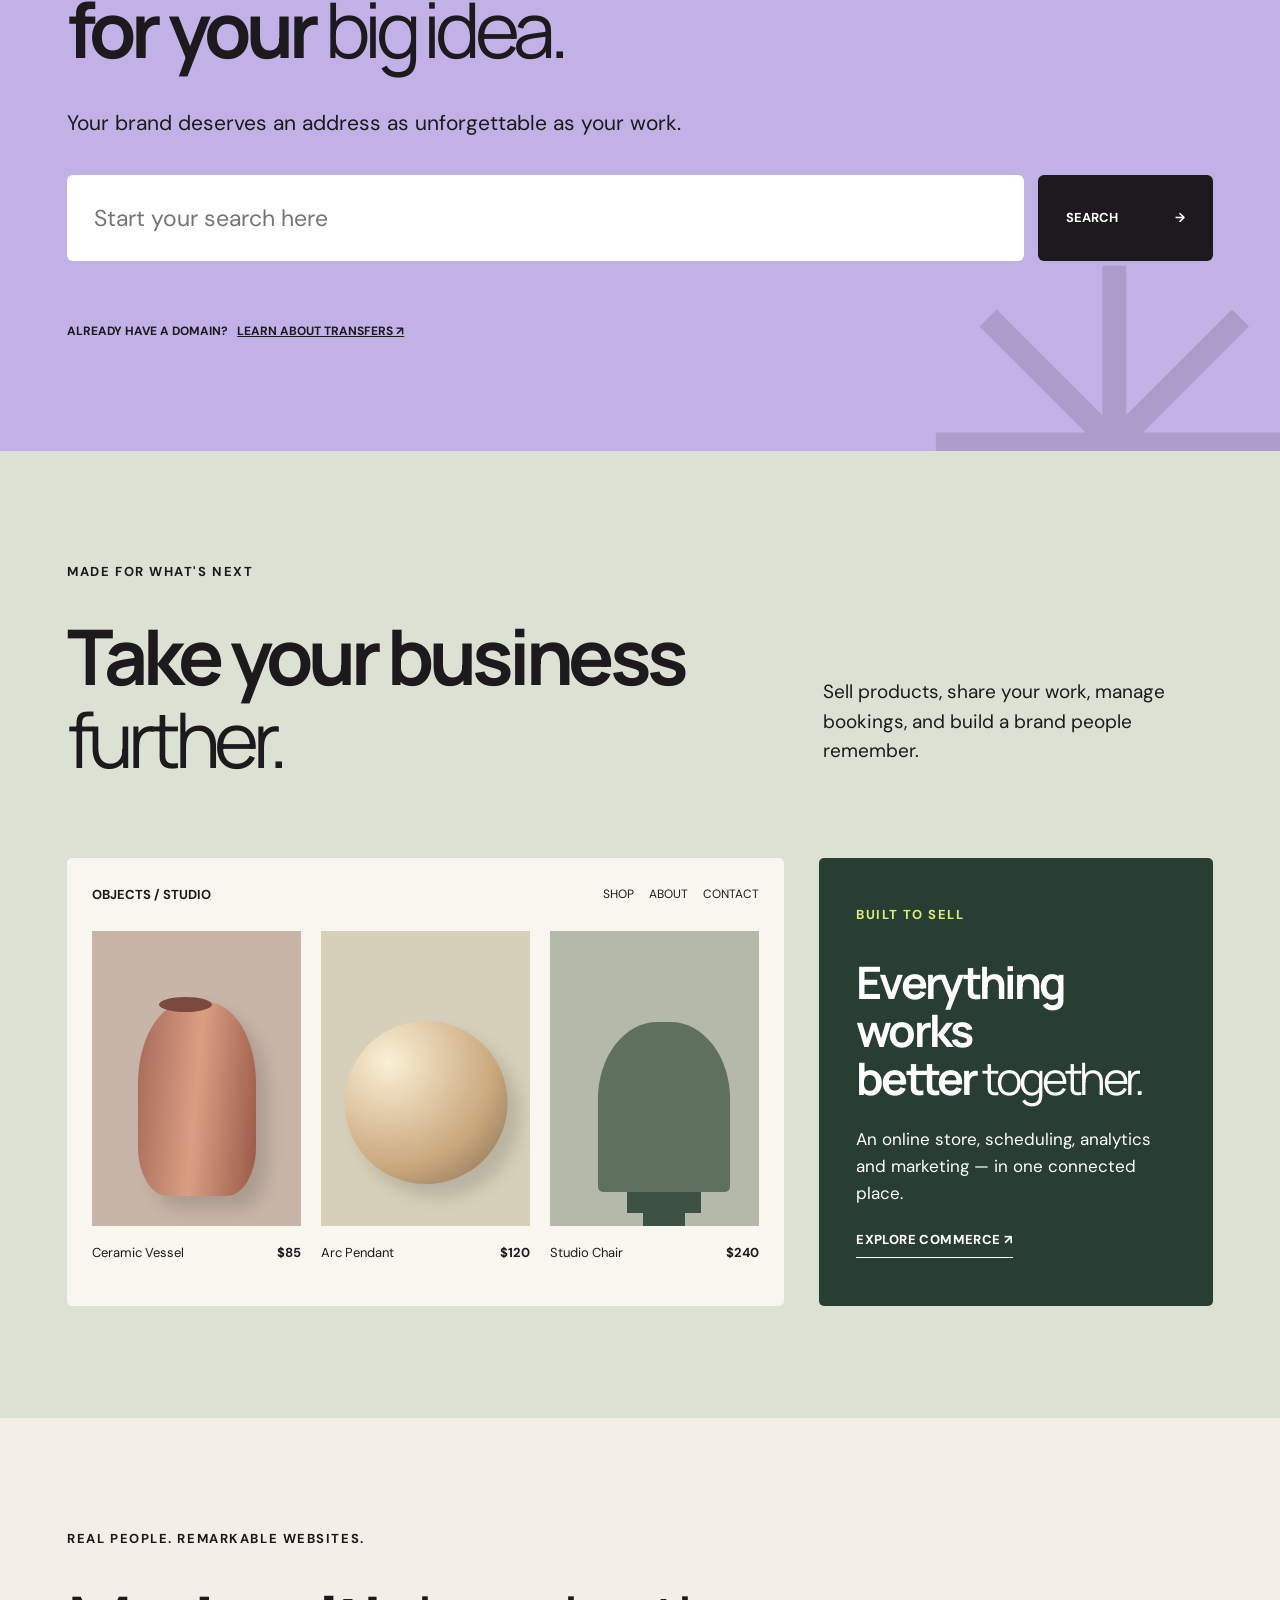
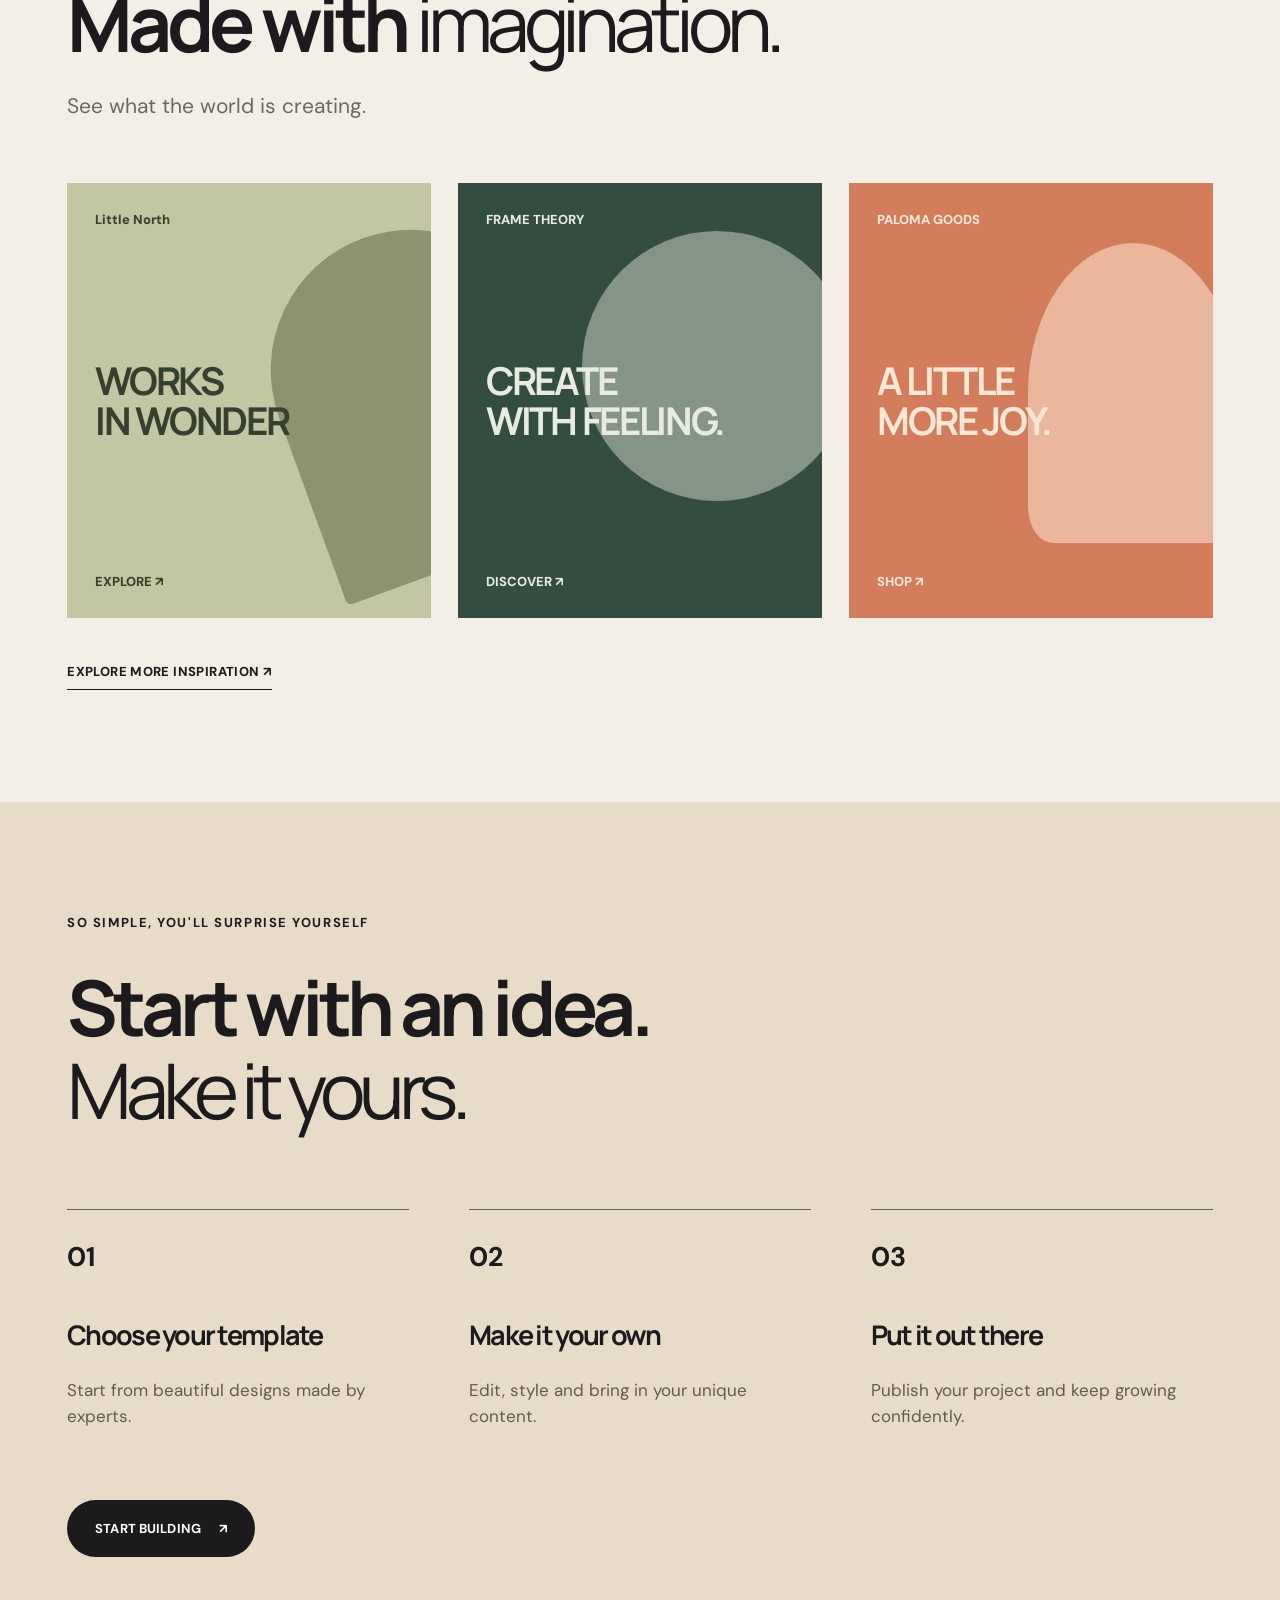
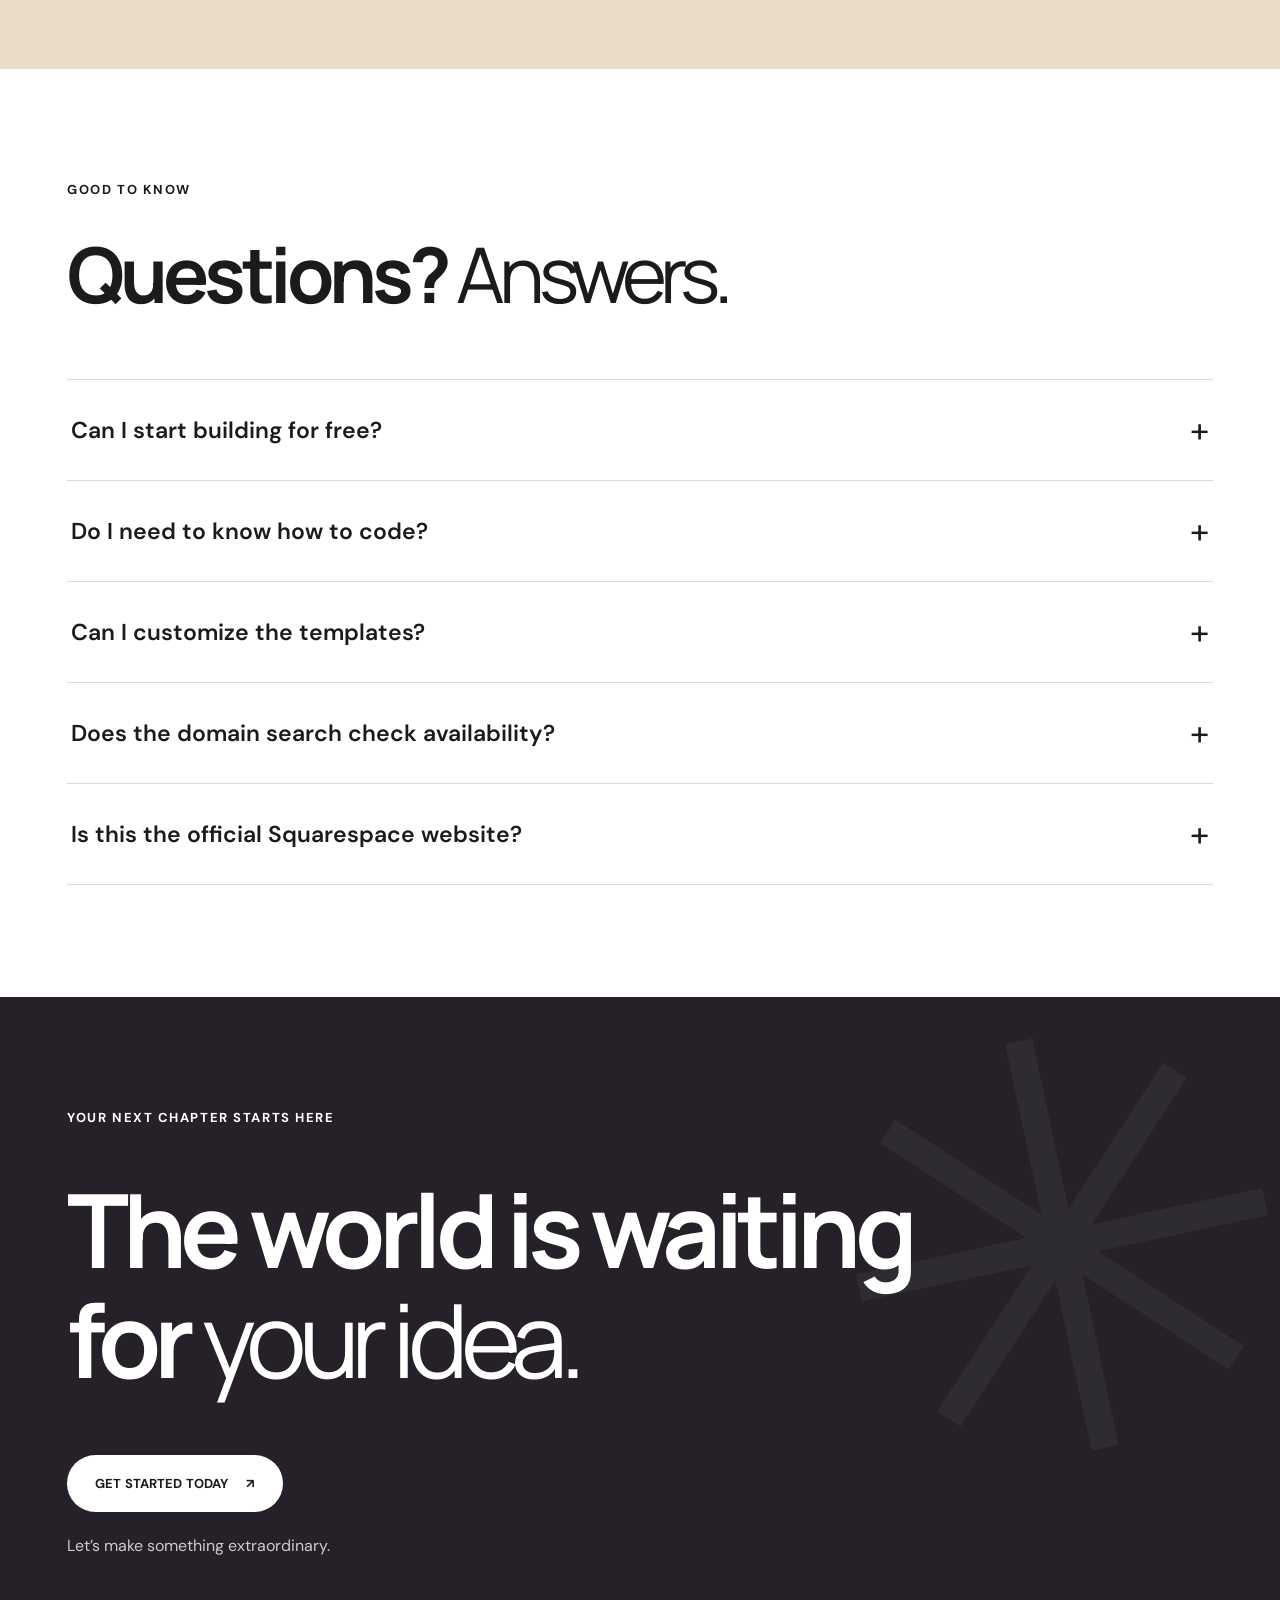
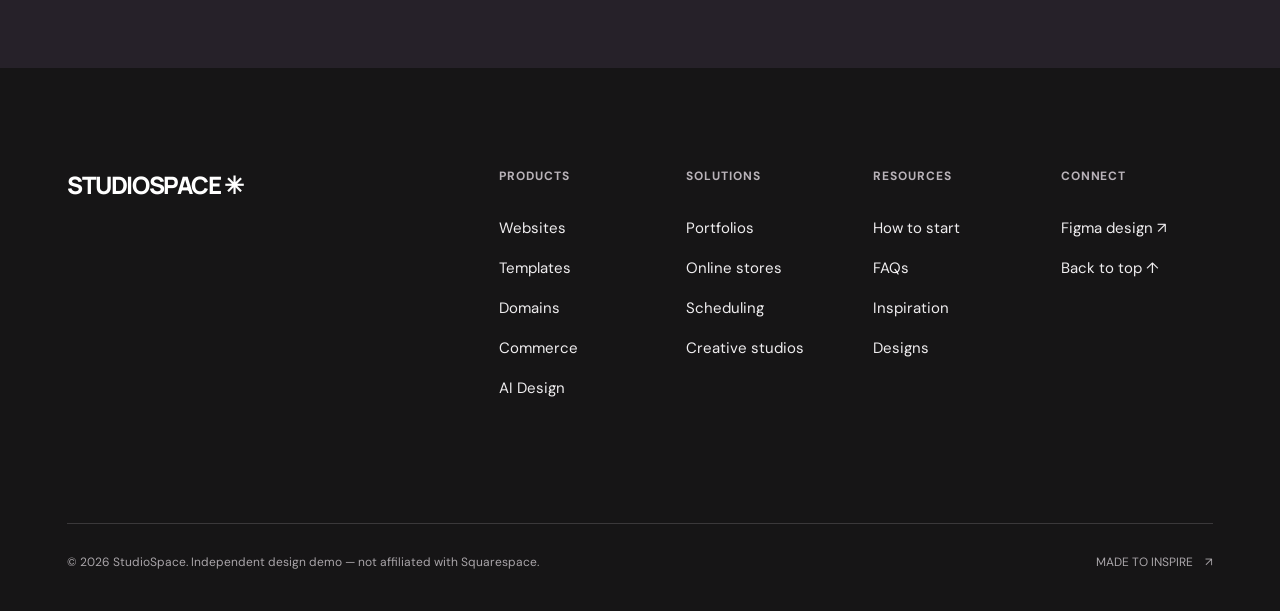
<file: pages/studiospace/index.html>
<!DOCTYPE html>
<html lang="en">
<head>
<meta charset="UTF-8" />
<meta name="viewport" content="width=device-width, initial-scale=1.0" />
<meta name="theme-color" content="#241c27" />
<meta name="description" content="An immersive, animated landing page inspired by contemporary creative website builders." />
<title>StudioSpace — Make it real</title>
<link rel="preconnect" href="https://fonts.googleapis.com" />
<link rel="preconnect" href="https://fonts.gstatic.com" crossorigin />
<link href="https://fonts.googleapis.com/css2?family=DM+Sans:wght@400;500;600;700&family=Manrope:wght@400;500;600;700;800&display=swap" rel="stylesheet" />
<link rel="stylesheet" href="styles.css" />
<script src="script.js" defer></script>
</head>
<body>
<div class="progress" aria-hidden="true"></div>
<header class="navbar" id="top">
 <a class="brand" href="#top" aria-label="StudioSpace homepage">STUDIOSPACE<span class="brand-icon">✳</span></a>
 <nav class="navlinks" aria-label="Main navigation"><a href="#solutions">Products <span>⌄</span></a><a href="#ai">Solutions <span>⌄</span></a><a href="#templates">Templates <span>⌄</span></a><a href="#inspiration">Inspiration <span>⌄</span></a></nav>
 <div class="nav-actions"><a class="signin" href="#faq">Log In</a><a class="button button-light button-nav" href="#domain">GET STARTED <span>↗</span></a></div>
 <button class="menu-toggle" aria-label="Open menu" aria-expanded="false"><span></span><span></span></button>
</header>
<main>
<section class="hero dark" aria-labelledby="hero-title">
 <div class="hero-noise" aria-hidden="true"></div>
 <div class="hero-copy"><span class="chip chip-lavender reveal">CREATE SOMETHING EXTRAORDINARY</span><h1 id="hero-title" class="reveal">A website<br />makes it <em>real.</em></h1><p class="reveal">Turn your big idea into a beautiful online presence.</p><div class="hero-ctas reveal"><a href="#templates" class="button button-light">GET STARTED <span>↗</span></a><span>Start for free. No credit card required.</span></div></div>
 <div class="hero-visual reveal" data-parallax="0.08">
   <div class="floating-label"><span class="live-dot"></span> BUILT FOR YOUR BIG IDEAS</div>
   <div class="hero-video-frame"><video class="hero-video" autoplay muted loop playsinline preload="metadata" poster=""><source src="https://interactive-examples.mdn.mozilla.net/media/cc0-videos/flower.mp4" type="video/mp4" /></video><div class="video-gradient"></div><div class="video-content"><small>ATELIER / 001</small><strong>Every idea<br>has a story.</strong><span>DISCOVER THE COLLECTION ↗</span></div><button class="video-play" type="button" aria-label="Open video preview">▶</button></div>
   <div class="floating-card"><span>✦ &nbsp; DESIGN TOOLS</span><strong>Made to make<br />you stand out.</strong><div class="fake-colors"><i></i><i></i><i></i><i></i></div></div>
 </div>
 <div class="hero-bottom"><span>01 / 12</span><span>SCROLL TO EXPLORE <b>↓</b></span><span class="sound-label">VIDEO · AUTOPLAY / LOOP / MUTED</span></div>
</section>
<section class="proof section-pad" aria-label="Our community"><div class="proof-top reveal"><span class="eyebrow">BIG IDEAS START HERE</span><h2>Made for the makers,<br />the doers, <em>the dreamers.</em></h2></div><div class="stats"><div class="stat reveal"><strong data-count="14" data-suffix="M+">14M+</strong><span>Entrepreneurs served</span></div><div class="stat reveal"><strong data-count="36" data-prefix="$" data-suffix="B+">$36B+</strong><span>Earned by entrepreneurs</span></div><div class="stat reveal"><strong data-count="200" data-suffix="+">200+</strong><span>Countries & territories</span></div></div><div class="ticker" aria-label="Creative industries"><div class="ticker-track" aria-hidden="true"><span>DESIGNERS ✳</span><span>FOUNDERS ✳</span><span>CREATORS ✳</span><span>ARTISTS ✳</span><span>STUDIOS ✳</span><span>MAKERS ✳</span><span>DESIGNERS ✳</span><span>FOUNDERS ✳</span><span>CREATORS ✳</span><span>ARTISTS ✳</span><span>STUDIOS ✳</span><span>MAKERS ✳</span></div></div></section>
<section class="solutions section-pad" id="solutions"><div class="section-top reveal"><div><span class="eyebrow">ONE PLATFORM. EVERY AMBITION.</span><h2>Everything you need<br />to <em>grow.</em></h2></div><p>From your first client to your next big milestone — make every move count.</p></div><div class="slider-wrap"><div class="card-track" id="solution-track" tabindex="0" aria-label="Scroll business solutions"><article class="solution-card card-one"><div class="card-cap"><span>WEBSITES</span><span>01</span></div><div class="solution-art art-website"><div class="art-browser"><div class="art-nav">STUDIO LUNA <span>ABOUT&nbsp;&nbsp; WORK</span></div><strong>Things made<br>with feeling.</strong><div class="art-orb"></div></div></div><div class="card-bottom"><h3>Build a website</h3><span>↗</span></div></article><article class="solution-card card-two"><div class="card-cap"><span>COMMERCE</span><span>02</span></div><div class="solution-art art-store"><div class="product product-vase"></div><div class="product product-ball"></div><div class="art-caption">CURATED OBJECTS / 2026</div></div><div class="card-bottom"><h3>Sell online</h3><span>↗</span></div></article><article class="solution-card card-three"><div class="card-cap"><span>SCHEDULING</span><span>03</span></div><div class="solution-art art-calendar"><div class="cal-inner"><div class="cal-title">October 2026 <span>→</span></div><div class="cal-grid"><i>M</i><i>T</i><i>W</i><i>T</i><i>F</i><i>S</i><i>S</i><i>19</i><i>20</i><i class="selected">21</i><i>22</i><i>23</i><i>24</i><i>25</i></div><div class="cal-confirm">Your next appointment is waiting. ↗</div></div></div><div class="card-bottom"><h3>Get booked</h3><span>↗</span></div></article><article class="solution-card card-four"><div class="card-cap"><span>MARKETING</span><span>04</span></div><div class="solution-art art-marketing"><span>YOUR NEW<br/>CHAPTER</span><div class="marketing-circle"></div><small>LAUNCHING SOON ↗</small></div><div class="card-bottom"><h3>Grow your brand</h3><span>↗</span></div></article><article class="solution-card card-five"><div class="card-cap"><span>PORTFOLIOS</span><span>05</span></div><div class="solution-art art-portfolio"><div class="portfolio-tile"></div><div class="portfolio-tile"></div><span>SELECTED<br>WORKS</span></div><div class="card-bottom"><h3>Show your work</h3><span>↗</span></div></article></div><div class="slider-bottom"><span>DRAG TO EXPLORE <span class="drag-line"></span></span><div class="slider-buttons"><button data-slider="solution-track" data-dir="-1" aria-label="Previous solution">←</button><button data-slider="solution-track" data-dir="1" aria-label="Next solution">→</button></div></div></div></section>
<section class="ai-section section-pad" id="ai"><div class="ai-copy reveal"><span class="eyebrow purple">POWERED BY DESIGN INTELLIGENCE</span><h2>Your next great<br />idea starts <em>here.</em></h2><p>Move from vision to website with creative guidance, beautifully flexible templates, and intuitive tools.</p><a href="#templates" class="button button-dark">EXPLORE AI BUILDER <span>↗</span></a></div><div class="ai-editor reveal"><div class="editor-toolbar"><span class="editor-dots">● ● ●</span><span>blueprint / your-site</span><span>↗</span></div><div class="editor-main"><div class="editor-canvas"><div class="preview-nav">CLAY & CO. <span>SHOP　ABOUT</span></div><h3>Art for everyday living.</h3><div class="preview-products"><div class="product product-vase"></div><div class="product product-ball"></div></div><span class="editor-preview-tag">● LIVE PREVIEW</span></div><aside class="editor-sidebar"><span>DESIGN STUDIO</span><button class="tool-item active">✳ &nbsp;Site styles</button><button class="tool-item">◉ &nbsp;Colors</button><button class="tool-item">T &nbsp; Typography</button><button class="tool-item">▦ &nbsp;Layouts</button><button class="tool-item">✧ &nbsp;Animations</button><div class="mini-swatches"><i></i><i></i><i></i></div></aside></div></div></section>
<section class="templates section-pad dark" id="templates"><div class="templates-intro reveal"><span class="eyebrow">DESIGNED TO BE DIFFERENT</span><h2>Find a starting point<br />worth <em>falling for.</em></h2><p>Professionally crafted templates. Completely yours to make.</p></div><div class="template-track" id="template-track" tabindex="0" aria-label="Scroll templates"><article class="template-card"><div class="template-browser"><i></i><i></i><i></i><span>atelier.studio</span></div><div class="template-content template-coral"><span>ATELIER</span><div class="template-photo coral-photo"><div class="vase"></div><div class="sun"></div></div><h3>Objects & spaces<br />reimagined.</h3><div class="thin-button">EXPLORE ↗</div></div><div class="template-caption">01 / CREATIVE STUDIO ↗</div></article><article class="template-card"><div class="template-browser"><i></i><i></i><i></i><span>studiocove.com</span></div><div class="template-content template-green"><span>STUDIO COVE</span><div class="template-photo green-photo"><div class="leaf leaf-one"></div><div class="leaf leaf-two"></div><div class="leaf leaf-three"></div></div><h3>A quieter kind<br />of luxury.</h3><div class="thin-button">DISCOVER ↗</div></div><div class="template-caption">02 / INTERIOR DESIGN ↗</div></article><article class="template-card"><div class="template-browser"><i></i><i></i><i></i><span>morningritual.com</span></div><div class="template-content template-lilac"><span>MORNING RITUAL</span><div class="template-photo lilac-photo"><div class="flower-center"></div><div class="flower-petal p1"></div><div class="flower-petal p2"></div><div class="flower-petal p3"></div><div class="flower-petal p4"></div></div><h3>Make more room<br />for good things.</h3><div class="thin-button">SHOP THE EDIT ↗</div></div><div class="template-caption">03 / LIFESTYLE ↗</div></article><article class="template-card"><div class="template-browser"><i></i><i></i><i></i><span>objectsandco.com</span></div><div class="template-content template-cream"><span>OBJECTS & CO.</span><div class="template-photo cream-photo"><div class="vase"></div></div><h3>Considered design<br />for everyday.</h3><div class="thin-button">VIEW COLLECTION ↗</div></div><div class="template-caption">04 / ECOMMERCE ↗</div></article></div><div class="slider-bottom template-controls"><span><span id="template-index">01</span> / 04 <span class="drag-line"></span></span><div class="slider-buttons"><button data-slider="template-track" data-dir="-1" aria-label="Previous template">←</button><button data-slider="template-track" data-dir="1" aria-label="Next template">→</button></div><a href="#inspiration" class="button button-light">BROWSE TEMPLATES <span>↗</span></a></div></section>
<section class="domain section-pad" id="domain"><span class="eyebrow reveal">MAKE IT YOURS</span><h2 class="reveal">Find the perfect domain<br />for your <em>big idea.</em></h2><p class="reveal">Your brand deserves an address as unforgettable as your work.</p><form class="domain-form" id="domain-form"><label class="sr-only" for="domain-input">Enter a domain name</label><input id="domain-input" type="text" placeholder="Start your search here" required autocomplete="off" maxlength="70" /><button class="button button-dark" type="submit">SEARCH <span>→</span></button></form><div class="domain-result" id="domain-result" role="status" aria-live="polite"></div><div class="domain-hint">ALREADY HAVE A DOMAIN? &nbsp; <a href="#faq">LEARN ABOUT TRANSFERS ↗</a></div><div class="domain-decoration" aria-hidden="true">✳</div></section>
<section class="commerce section-pad" id="commerce"><div class="section-top reveal"><div><span class="eyebrow">MADE FOR WHAT'S NEXT</span><h2>Take your business<br /><em>further.</em></h2></div><p>Sell products, share your work, manage bookings, and build a brand people remember.</p></div><div class="commerce-layout"><div class="storefront reveal"><div class="store-nav"><b>OBJECTS / STUDIO</b><span>SHOP　 ABOUT　 CONTACT</span></div><div class="store-products"><div class="store-product"><div class="store-img store-one"><div class="product product-vase"></div></div><span>Ceramic Vessel <b>$85</b></span></div><div class="store-product"><div class="store-img store-two"><div class="product product-ball"></div></div><span>Arc Pendant <b>$120</b></span></div><div class="store-product"><div class="store-img store-three"><div class="chair"></div></div><span>Studio Chair <b>$240</b></span></div></div></div><div class="commerce-cta reveal"><span class="eyebrow">BUILT TO SELL</span><h3>Everything works<br />better <em>together.</em></h3><p>An online store, scheduling, analytics and marketing — in one connected place.</p><a href="#how" class="text-link">EXPLORE COMMERCE ↗</a></div></div></section>
<section class="inspiration section-pad" id="inspiration"><span class="eyebrow reveal">REAL PEOPLE. REMARKABLE WEBSITES.</span><h2 class="reveal">Made with <em>imagination.</em></h2><p class="reveal">See what the world is creating.</p><div class="inspiration-grid"><article class="inspire-card inspire-one reveal"><span>Little North</span><strong>WORKS<br />IN WONDER</strong><small>EXPLORE ↗</small></article><article class="inspire-card inspire-two reveal"><span>FRAME THEORY</span><strong>CREATE<br />WITH FEELING.</strong><small>DISCOVER ↗</small></article><article class="inspire-card inspire-three reveal"><span>PALOMA GOODS</span><strong>A LITTLE<br />MORE JOY.</strong><small>SHOP ↗</small></article></div><a href="#templates" class="text-link dark-link">EXPLORE MORE INSPIRATION ↗</a></section>
<section class="how section-pad" id="how"><span class="eyebrow reveal">SO SIMPLE, YOU'LL SURPRISE YOURSELF</span><h2 class="reveal">Start with an idea.<br /><em>Make it yours.</em></h2><div class="steps"><article class="step reveal"><span>01</span><h3>Choose your template</h3><p>Start from beautiful designs made by experts.</p></article><article class="step reveal"><span>02</span><h3>Make it your own</h3><p>Edit, style and bring in your unique content.</p></article><article class="step reveal"><span>03</span><h3>Put it out there</h3><p>Publish your project and keep growing confidently.</p></article></div><a class="button button-dark" href="#templates">START BUILDING <span>↗</span></a></section>
<section class="faq section-pad" id="faq"><span class="eyebrow reveal">GOOD TO KNOW</span><h2 class="reveal">Questions? <em>Answers.</em></h2><div class="faq-list"><details><summary>Can I start building for free?<span>+</span></summary><p>Yes. This is a front-end demonstration of a creative website builder landing page. Explore the templates and interactions freely.</p></details><details><summary>Do I need to know how to code?<span>+</span></summary><p>Not to explore this design. The demo is built with plain HTML, CSS, and JavaScript, so developers can customize every part.</p></details><details><summary>Can I customize the templates?<span>+</span></summary><p>The visual templates and their colors are implemented with editable CSS components.</p></details><details><summary>Does the domain search check availability?<span>+</span></summary><p>No. The domain input is an interactive UI demo, not a registrar lookup. Connect a domain availability API to offer real results.</p></details><details><summary>Is this the official Squarespace website?<span>+</span></summary><p>No. This independent design exercise is inspired by modern website-builder homepages and is not affiliated with Squarespace.</p></details></div></section>
<section class="final-cta dark section-pad"><span class="eyebrow reveal">YOUR NEXT CHAPTER STARTS HERE</span><h2 class="reveal">The world is waiting<br />for <em>your idea.</em></h2><a href="#top" class="button button-light reveal">GET STARTED TODAY <span>↗</span></a><p>Let’s make something extraordinary.</p><div class="giant-asterisk" aria-hidden="true">✳</div></section>
</main>
<footer class="footer dark section-pad"><div class="footer-top"><a class="brand" href="#top">STUDIOSPACE ✳</a><div class="footer-columns"><div><strong>PRODUCTS</strong><a href="#solutions">Websites</a><a href="#templates">Templates</a><a href="#domain">Domains</a><a href="#commerce">Commerce</a><a href="#ai">AI Design</a></div><div><strong>SOLUTIONS</strong><a href="#inspiration">Portfolios</a><a href="#commerce">Online stores</a><a href="#solutions">Scheduling</a><a href="#ai">Creative studios</a></div><div><strong>RESOURCES</strong><a href="#how">How to start</a><a href="#faq">FAQs</a><a href="#inspiration">Inspiration</a><a href="#templates">Designs</a></div><div><strong>CONNECT</strong><a href="https://www.figma.com/design/5UBzjTrLWHkDQNiS8xXziH" target="_blank" rel="noopener noreferrer">Figma design ↗</a><a href="#top">Back to top ↑</a></div></div></div><div class="footer-bottom"><span>© 2026 StudioSpace. Independent design demo — not affiliated with Squarespace.</span><span>MADE TO INSPIRE　↗</span></div></footer>
<div class="video-modal" id="video-modal" role="dialog" aria-modal="true" aria-label="Video preview" aria-hidden="true"><button class="modal-close" aria-label="Close video">✕</button><div class="modal-inner"><video id="modal-video" controls playsinline loop><source src="https://interactive-examples.mdn.mozilla.net/media/cc0-videos/flower.mp4" type="video/mp4" /></video><p>Sample CC0 video used to demonstrate a video background.</p></div></div>
</body></html>
</file>
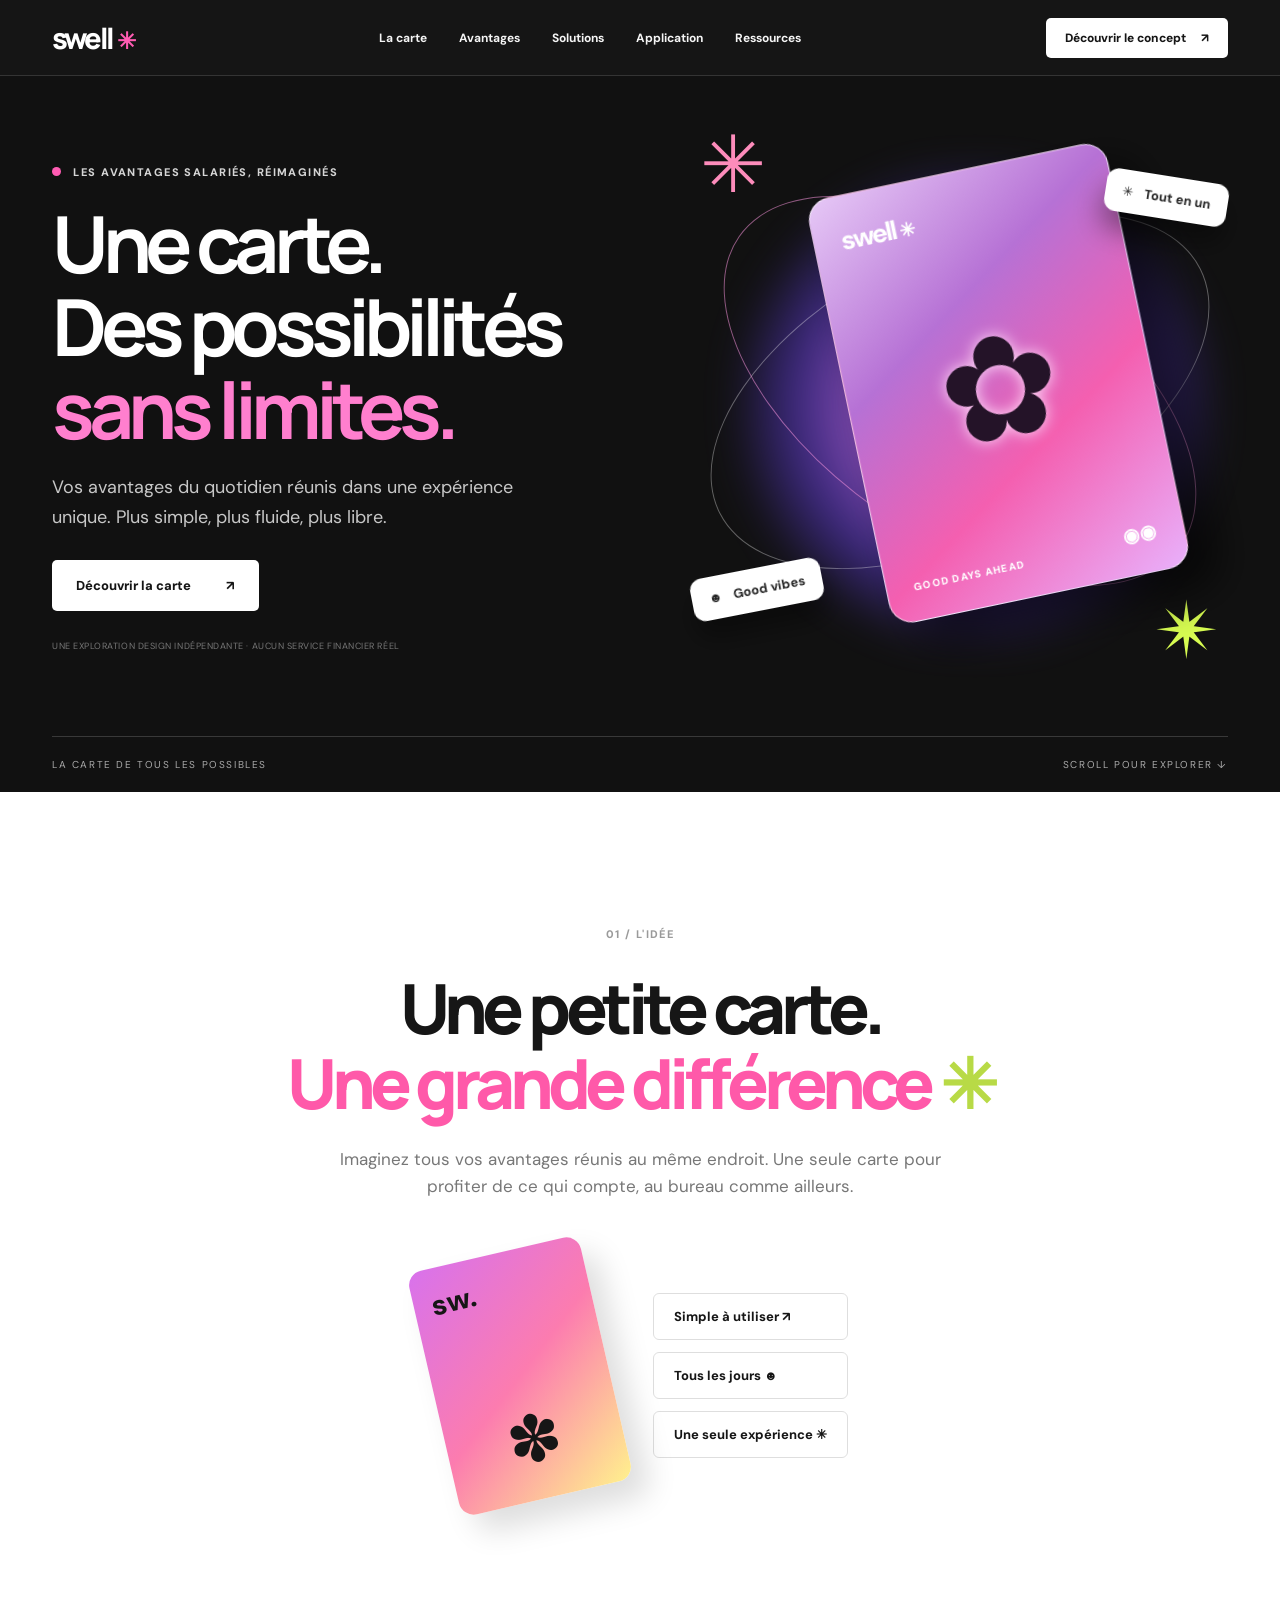
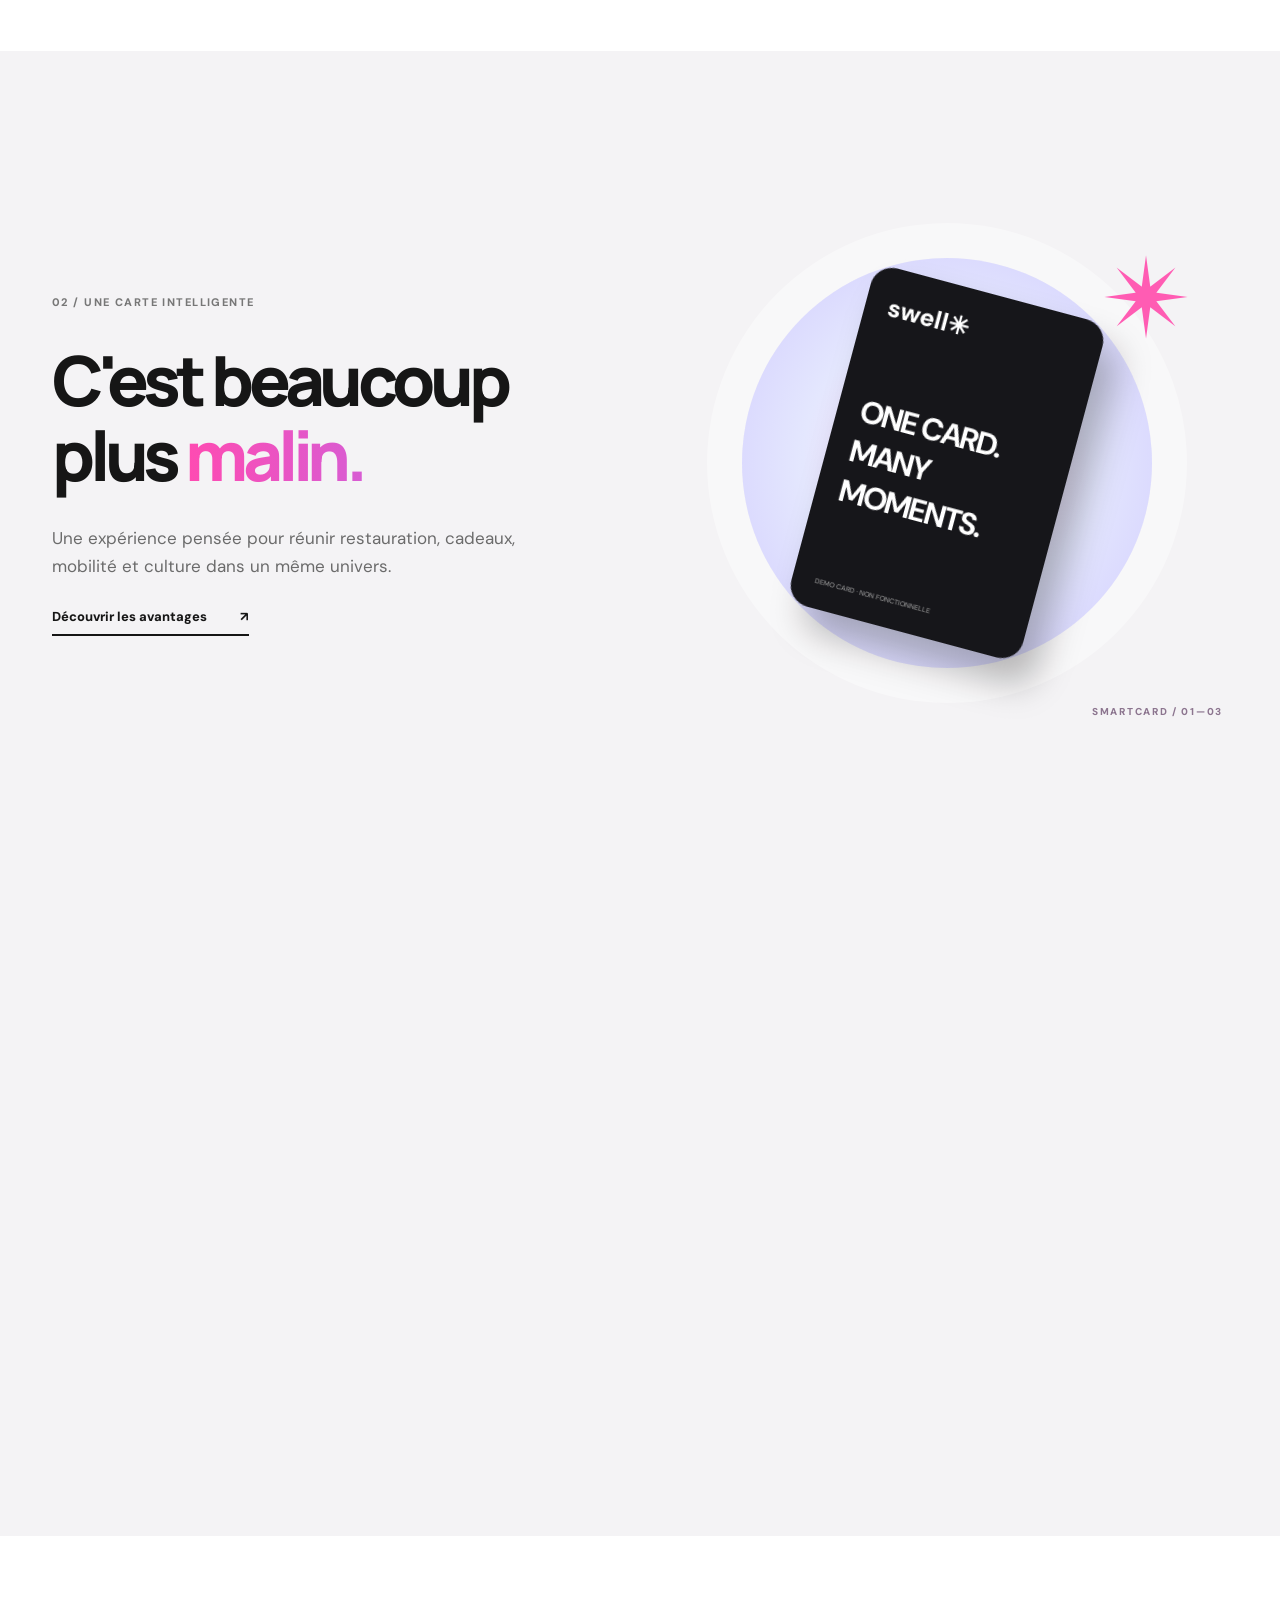
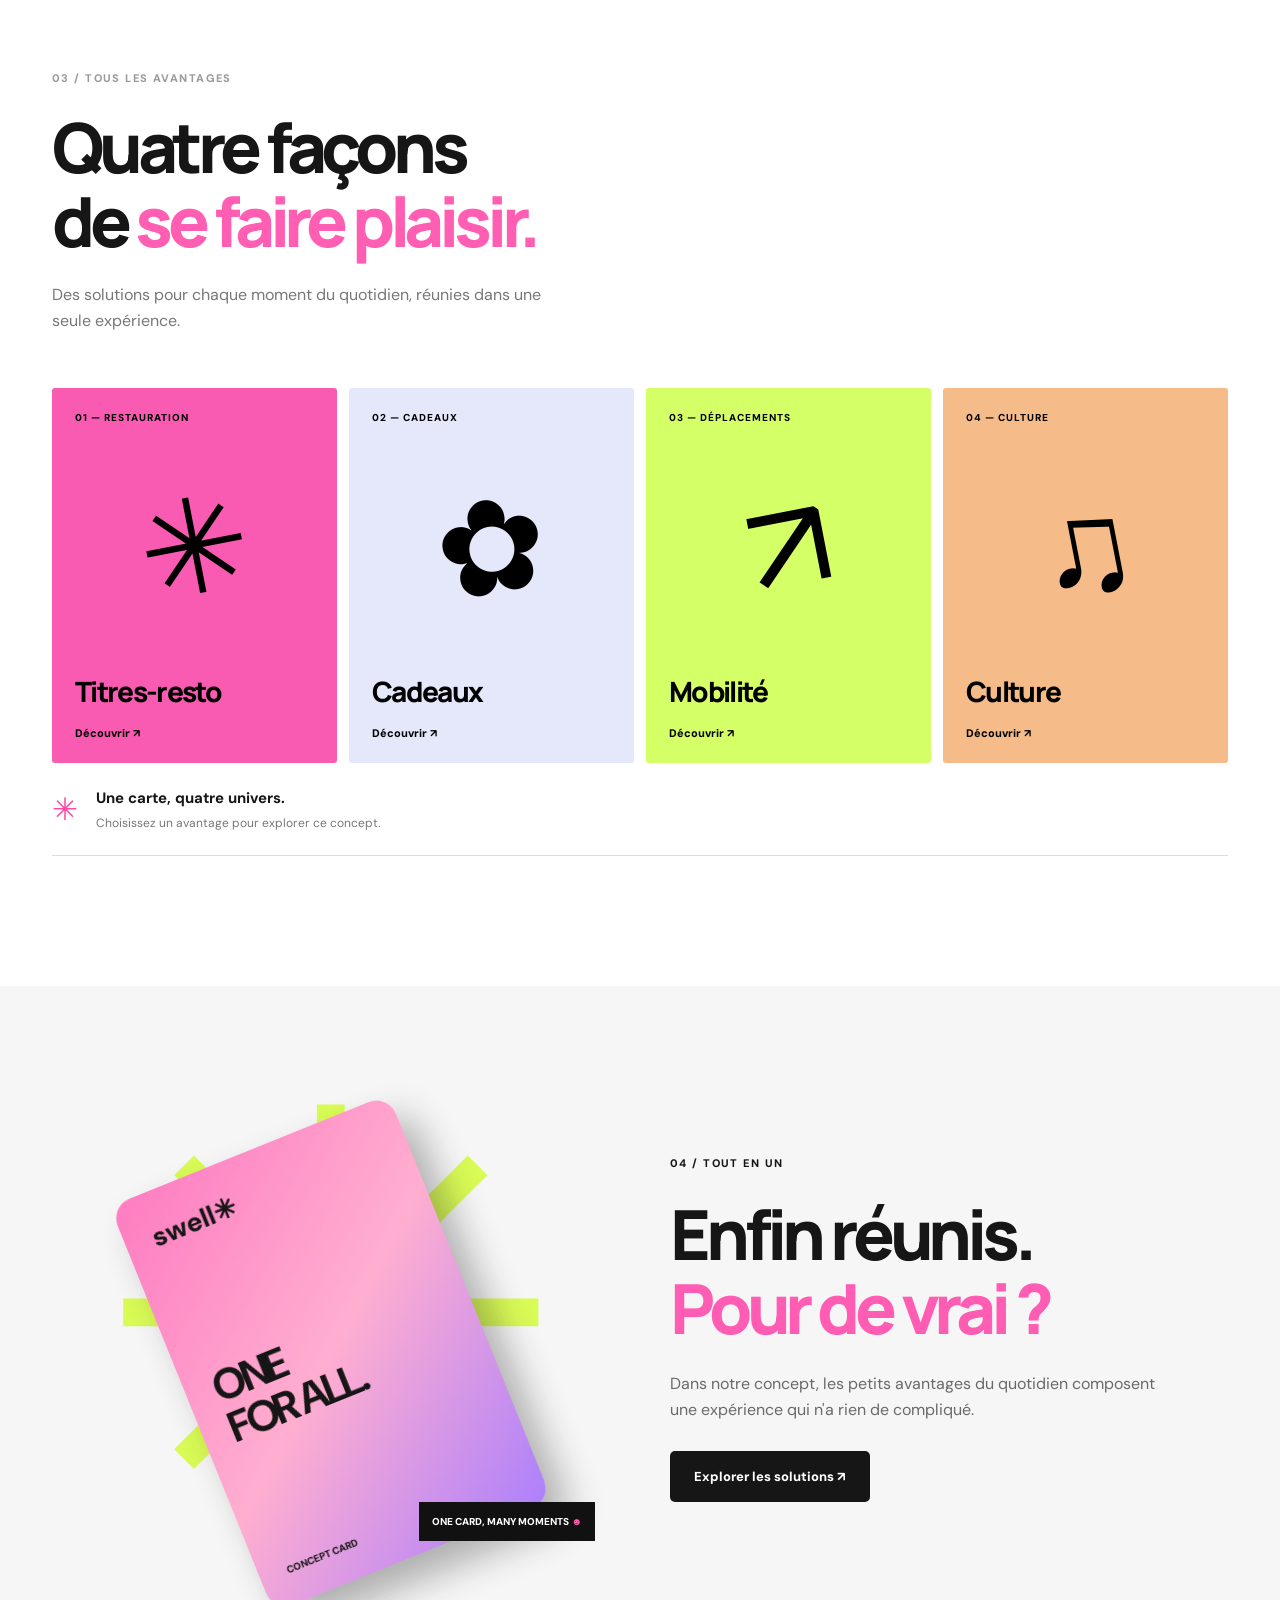
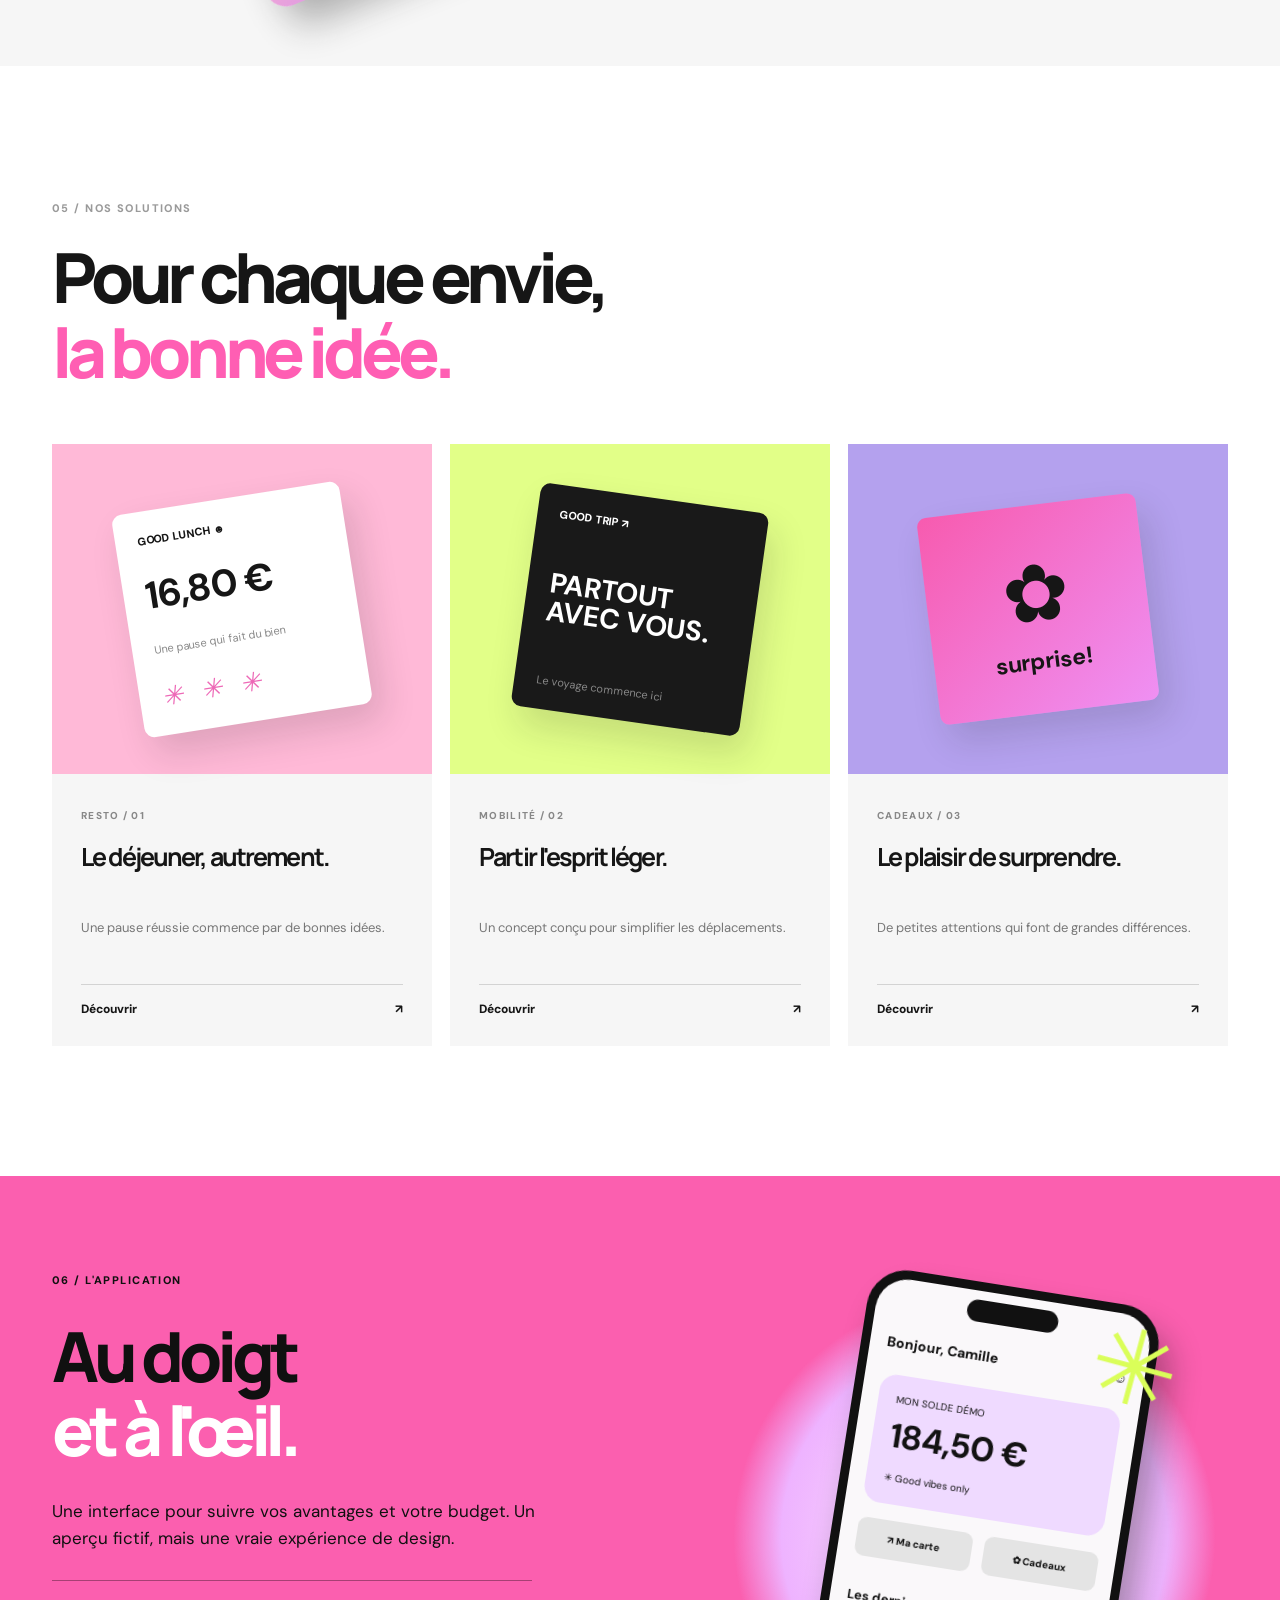
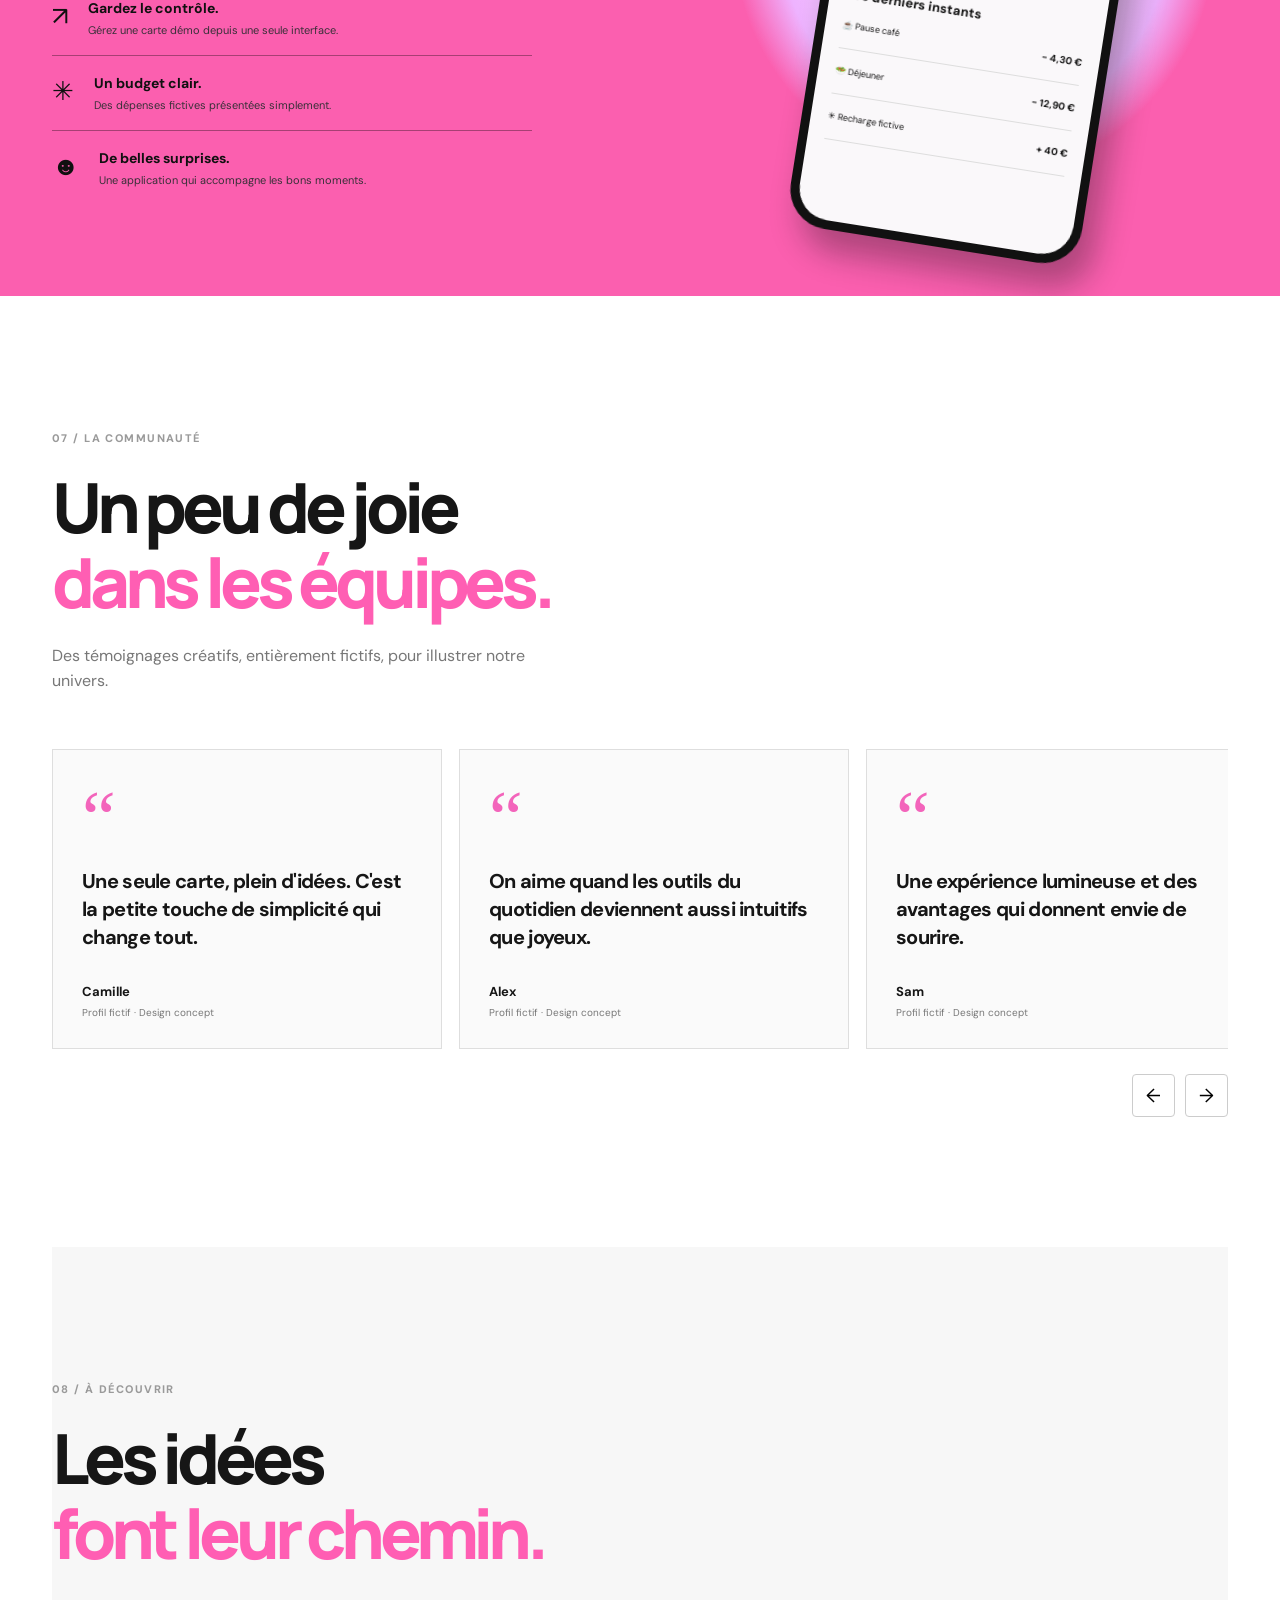
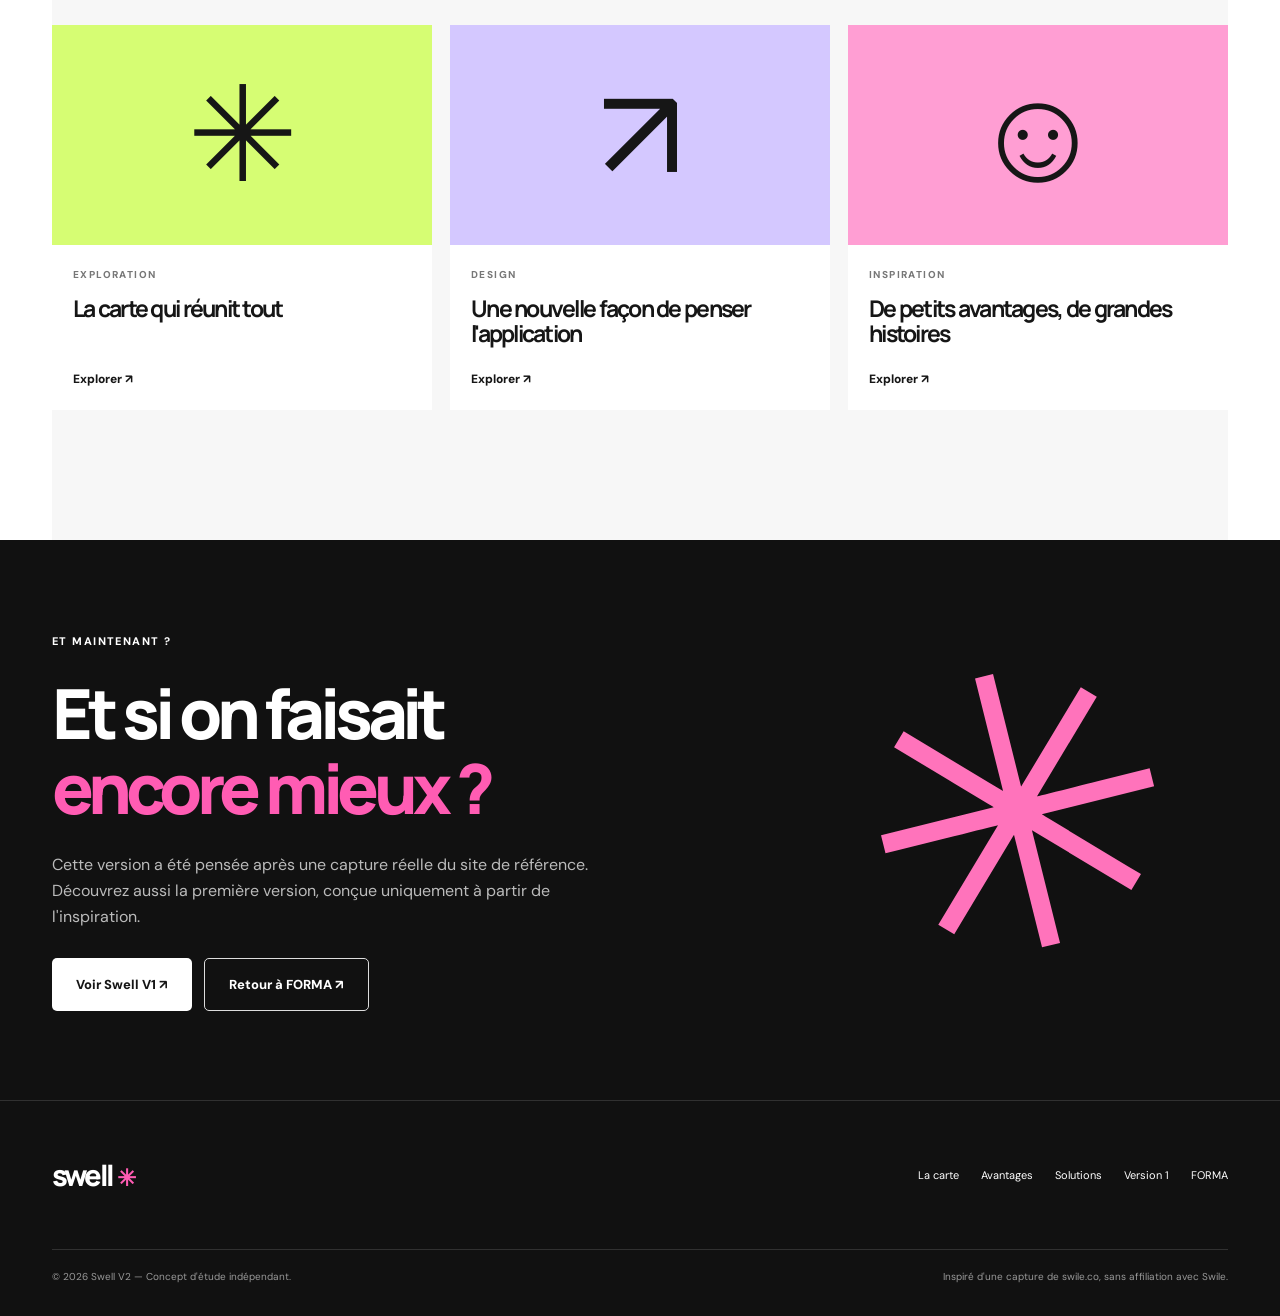
<file: pages/swell-v2/index.html>
<!doctype html><html lang="fr"><head><meta charset="utf-8"><meta name="viewport" content="width=device-width,initial-scale=1"><meta name="theme-color" content="#101010"><meta name="description" content="Swell V2 — exploration d'un site de carte multi-avantages, réalisée après capture de la structure de Swile avec Page Capture Web."><title>Swell V2 — La carte qui rassemble tout</title><link rel="preconnect" href="https://fonts.googleapis.com"><link rel="preconnect" href="https://fonts.gstatic.com" crossorigin><link href="https://fonts.googleapis.com/css2?family=DM+Sans:wght@400;500;600;700&family=Manrope:wght@400;500;600;700;800&display=swap" rel="stylesheet"><link rel="stylesheet" href="./styles.css"><script defer src="./script.js"></script></head>
<body><a class="skip" href="#main">Aller au contenu</a>
<header class="header" id="top"><nav class="nav content" aria-label="Navigation principale"><a class="logo" href="#top" aria-label="Swell V2, accueil">swell<span>✳</span></a><div class="nav-links" id="main-menu"><a href="#card">La carte</a><a href="#benefits">Avantages</a><a href="#solutions">Solutions</a><a href="#app">Application</a><a href="#resources">Ressources</a></div><a class="nav-cta" href="#contact">Découvrir le concept <span>↗</span></a><button class="menu-toggle" type="button" aria-expanded="false" aria-controls="main-menu" aria-label="Ouvrir le menu"><span></span><span></span></button></nav></header>
<main id="main">
<section class="hero" aria-labelledby="hero-title"><div class="hero-main content"><div class="hero-copy"><p class="eyebrow"><span class="dot-pink"></span> LES AVANTAGES SALARIÉS, RÉIMAGINÉS</p><h1 id="hero-title">Une carte.<br>Des possibilités<br><em>sans limites.</em></h1><p>Vos avantages du quotidien réunis dans une expérience unique. Plus simple, plus fluide, plus libre.</p><a class="btn btn-light" href="#card">Découvrir la carte <span>↗</span></a><p class="hero-note">UNE EXPLORATION DESIGN INDÉPENDANTE · AUCUN SERVICE FINANCIER RÉEL</p></div><div class="hero-art" aria-label="Illustration d'une carte d'avantages fictive"><div class="hero-orbit orbit-one"></div><div class="hero-orbit orbit-two"></div><div class="halo"></div><div class="hero-card"><span class="hero-card-logo">swell<span>✳</span></span><span class="hero-card-center">✿</span><span class="hero-card-bottom">GOOD DAYS AHEAD <b>◉◉</b></span></div><div class="card-chip chip-top">✳ <strong>Tout en un</strong></div><div class="card-chip chip-bottom">☻ <strong>Good vibes</strong></div><div class="card-spark spark-one">✴</div><div class="card-spark spark-two">✳</div></div></div><div class="hero-footer content"><span>LA CARTE DE TOUS LES POSSIBLES</span><span>SCROLL POUR EXPLORER ↓</span></div></section>
<section class="statement content section" id="card"><span class="overline">01 / L'IDÉE</span><h2>Une petite carte.<br><span>Une grande différence</span><span class="statement-star">✳</span></h2><p>Imaginez tous vos avantages réunis au même endroit. Une seule carte pour profiter de ce qui compte, au bureau comme ailleurs.</p><div class="statement-cards"><div class="mini-card"><span class="mini-brand">sw.</span><span>✽</span></div><div class="statement-pills"><span>Simple à utiliser ↗</span><span>Tous les jours ☻</span><span>Une seule expérience ✳</span></div></div></section>
<section class="technology" aria-labelledby="tech-title"><div class="content technology-grid"><div class="technology-copy"><span class="overline">02 / UNE CARTE INTELLIGENTE</span><h2 id="tech-title">C'est beaucoup<br>plus <em>malin.</em></h2><p>Une expérience pensée pour réunir restauration, cadeaux, mobilité et culture dans un même univers.</p><a class="text-action" href="#benefits">Découvrir les avantages <span>↗</span></a></div><div class="technology-visual" aria-label="Trois états successifs de la carte conceptuelle Swell, activés par le défilement"><div class="tech-disc"></div><div class="smartcard-timeline" aria-hidden="true"><div class="tech-card tech-stage tech-stage-one"><span>swell✳</span><strong>ONE CARD.<br>MANY MOMENTS.</strong><small>DEMO CARD · NON FONCTIONNELLE</small></div><div class="tech-card tech-stage tech-stage-two"><span>swell✳</span><strong>GOOD TIMES.<br>ALL IN ONE.</strong><small>DEMO CARD · NON FONCTIONNELLE</small></div><div class="tech-card tech-stage tech-stage-three"><span>swell✳</span><strong>YOUR DAY.<br>YOUR WAY.</strong><small>DEMO CARD · NON FONCTIONNELLE</small></div></div><span class="tech-pop">✴</span><span class="tech-motion-label" aria-hidden="true">SMARTCARD / 01—03</span></div></div></section>
<section class="benefits section content" id="benefits"><div class="section-heading"><span class="overline">03 / TOUS LES AVANTAGES</span><h2>Quatre façons<br>de <span>se faire plaisir.</span></h2><p>Des solutions pour chaque moment du quotidien, réunies dans une seule expérience.</p></div><div class="benefit-grid">
<button class="benefit benefit-food" type="button" data-benefit="food" aria-label="Explorer les titres-resto"><span class="benefit-count">01 — RESTAURATION</span><span class="benefit-icon">✳</span><span class="benefit-title">Titres-resto</span><span class="benefit-link">Découvrir ↗</span></button>
<button class="benefit benefit-gifts" type="button" data-benefit="gifts" aria-label="Explorer les cadeaux"><span class="benefit-count">02 — CADEAUX</span><span class="benefit-icon">✿</span><span class="benefit-title">Cadeaux</span><span class="benefit-link">Découvrir ↗</span></button>
<button class="benefit benefit-travel" type="button" data-benefit="travel" aria-label="Explorer la mobilité"><span class="benefit-count">03 — DÉPLACEMENTS</span><span class="benefit-icon">↗</span><span class="benefit-title">Mobilité</span><span class="benefit-link">Découvrir ↗</span></button>
<button class="benefit benefit-culture" type="button" data-benefit="culture" aria-label="Explorer la culture"><span class="benefit-count">04 — CULTURE</span><span class="benefit-icon">♫</span><span class="benefit-title">Culture</span><span class="benefit-link">Découvrir ↗</span></button></div><div class="benefit-detail" id="benefit-detail" aria-live="polite"><span>✳</span><div><strong id="benefit-detail-title">Une carte, quatre univers.</strong><p id="benefit-detail-desc">Choisissez un avantage pour explorer ce concept.</p></div></div></section>
<section class="together" aria-labelledby="together-title"><div class="content together-grid"><div class="together-art"><span class="together-orbit">✳</span><div class="together-card"><span>swell✳</span><b>ONE<br>FOR ALL.</b><small>CONCEPT CARD</small></div><div class="together-label">ONE CARD, MANY MOMENTS <span>☻</span></div></div><div class="together-text"><span class="overline">04 / TOUT EN UN</span><h2 id="together-title">Enfin réunis.<br><em>Pour de vrai ?</em></h2><p>Dans notre concept, les petits avantages du quotidien composent une expérience qui n'a rien de compliqué.</p><a href="#solutions" class="btn btn-dark">Explorer les solutions ↗</a></div></div></section>
<section class="solutions section content" id="solutions"><div class="section-heading"><span class="overline">05 / NOS SOLUTIONS</span><h2>Pour chaque envie,<br><span>la bonne idée.</span></h2></div><div class="solutions-grid"><article class="solution-card"><div class="solution-image solution-pink"><div class="food-receipt"><span>GOOD LUNCH ☻</span><strong>16,80 €</strong><small>Une pause qui fait du bien</small><i>✳ ✳ ✳</i></div></div><div class="solution-body"><span>RESTO / 01</span><h3>Le déjeuner, autrement.</h3><p>Une pause réussie commence par de bonnes idées.</p><a href="#contact">Découvrir <span>↗</span></a></div></article><article class="solution-card"><div class="solution-image solution-yellow"><div class="journey-card"><span>GOOD TRIP ↗</span><strong>PARTOUT<br>AVEC VOUS.</strong><small>Le voyage commence ici</small></div></div><div class="solution-body"><span>MOBILITÉ / 02</span><h3>Partir l'esprit léger.</h3><p>Un concept conçu pour simplifier les déplacements.</p><a href="#contact">Découvrir <span>↗</span></a></div></article><article class="solution-card"><div class="solution-image solution-violet"><div class="gift-box">✿ <strong>surprise!</strong></div></div><div class="solution-body"><span>CADEAUX / 03</span><h3>Le plaisir de surprendre.</h3><p>De petites attentions qui font de grandes différences.</p><a href="#contact">Découvrir <span>↗</span></a></div></article></div></section>
<section class="app" id="app"><div class="content app-grid"><div class="app-copy"><span class="overline">06 / L'APPLICATION</span><h2>Au doigt<br><em>et à l'œil.</em></h2><p>Une interface pour suivre vos avantages et votre budget. Un aperçu fictif, mais une vraie expérience de design.</p><div class="app-feature"><span>↗</span><div><strong>Gardez le contrôle.</strong><small>Gérez une carte démo depuis une seule interface.</small></div></div><div class="app-feature"><span>✳</span><div><strong>Un budget clair.</strong><small>Des dépenses fictives présentées simplement.</small></div></div><div class="app-feature"><span>☻</span><div><strong>De belles surprises.</strong><small>Une application qui accompagne les bons moments.</small></div></div></div><div class="app-art"><div class="app-rings"></div><div class="phone"><div class="phone-notch"></div><div class="phone-screen"><span>Bonjour, Camille <b>☺</b></span><div class="phone-balance"><small>MON SOLDE DÉMO</small><strong>184,50 €</strong><span>✳ Good vibes only</span></div><div class="phone-options"><span>↗ Ma carte</span><span>✿ Cadeaux</span></div><div class="phone-activities"><b>Les derniers instants</b><p>☕ Pause café <strong>− 4,30 €</strong></p><p>🥗 Déjeuner <strong>− 12,90 €</strong></p><p>✳ Recharge fictive <strong>+ 40 €</strong></p></div></div></div><div class="app-sticker">✳</div></div></div></section>
<section class="testimonials section content" id="stories"><div class="section-heading"><span class="overline">07 / LA COMMUNAUTÉ</span><h2>Un peu de joie<br><span>dans les équipes.</span></h2><p>Des témoignages créatifs, entièrement fictifs, pour illustrer notre univers.</p></div><div class="testimonials-row" id="testimonial-track" tabindex="0" aria-label="Témoignages fictifs"><article><span class="quote-sign">“</span><p>Une seule carte, plein d'idées. C'est la petite touche de simplicité qui change tout.</p><b>Camille</b><small>Profil fictif · Design concept</small></article><article><span class="quote-sign">“</span><p>On aime quand les outils du quotidien deviennent aussi intuitifs que joyeux.</p><b>Alex</b><small>Profil fictif · Design concept</small></article><article><span class="quote-sign">“</span><p>Une expérience lumineuse et des avantages qui donnent envie de sourire.</p><b>Sam</b><small>Profil fictif · Design concept</small></article></div><div class="test-controls"><button data-slide="-1" aria-label="Témoignage précédent" type="button">←</button><button data-slide="1" aria-label="Témoignage suivant" type="button">→</button></div></section>
<section class="resources section content" id="resources"><div class="section-heading"><span class="overline">08 / À DÉCOUVRIR</span><h2>Les idées<br><span>font leur chemin.</span></h2></div><div class="resource-grid"><a href="#card" class="resource-card"><span class="resource-art art-one">✳</span><span class="resource-kind">EXPLORATION</span><h3>La carte qui réunit tout</h3><span class="resource-more">Explorer ↗</span></a><a href="#app" class="resource-card"><span class="resource-art art-two">↗</span><span class="resource-kind">DESIGN</span><h3>Une nouvelle façon de penser l'application</h3><span class="resource-more">Explorer ↗</span></a><a href="#benefits" class="resource-card"><span class="resource-art art-three">☺</span><span class="resource-kind">INSPIRATION</span><h3>De petits avantages, de grandes histoires</h3><span class="resource-more">Explorer ↗</span></a></div></section>
<section class="closing" id="contact"><div class="content closing-grid"><div><span class="overline">ET MAINTENANT ?</span><h2>Et si on faisait<br><em>encore mieux ?</em></h2><p>Cette version a été pensée après une capture réelle du site de référence. Découvrez aussi la première version, conçue uniquement à partir de l'inspiration.</p><div class="closing-actions"><a href="../swell/" class="btn btn-light">Voir Swell V1 ↗</a><a href="../../" class="btn btn-outline">Retour à FORMA ↗</a></div></div><span class="closing-decor">✳</span></div></section>
</main><footer class="footer"><div class="content footer-top"><a href="#top" class="logo">swell<span>✳</span></a><div><a href="#card">La carte</a><a href="#benefits">Avantages</a><a href="#solutions">Solutions</a><a href="../swell/">Version 1</a><a href="../../">FORMA</a></div></div><div class="content footer-bottom"><span>© 2026 Swell V2 — Concept d'étude indépendant.</span><span>Inspiré d'une capture de swile.co, sans affiliation avec Swile.</span></div></footer></body></html>
</file>
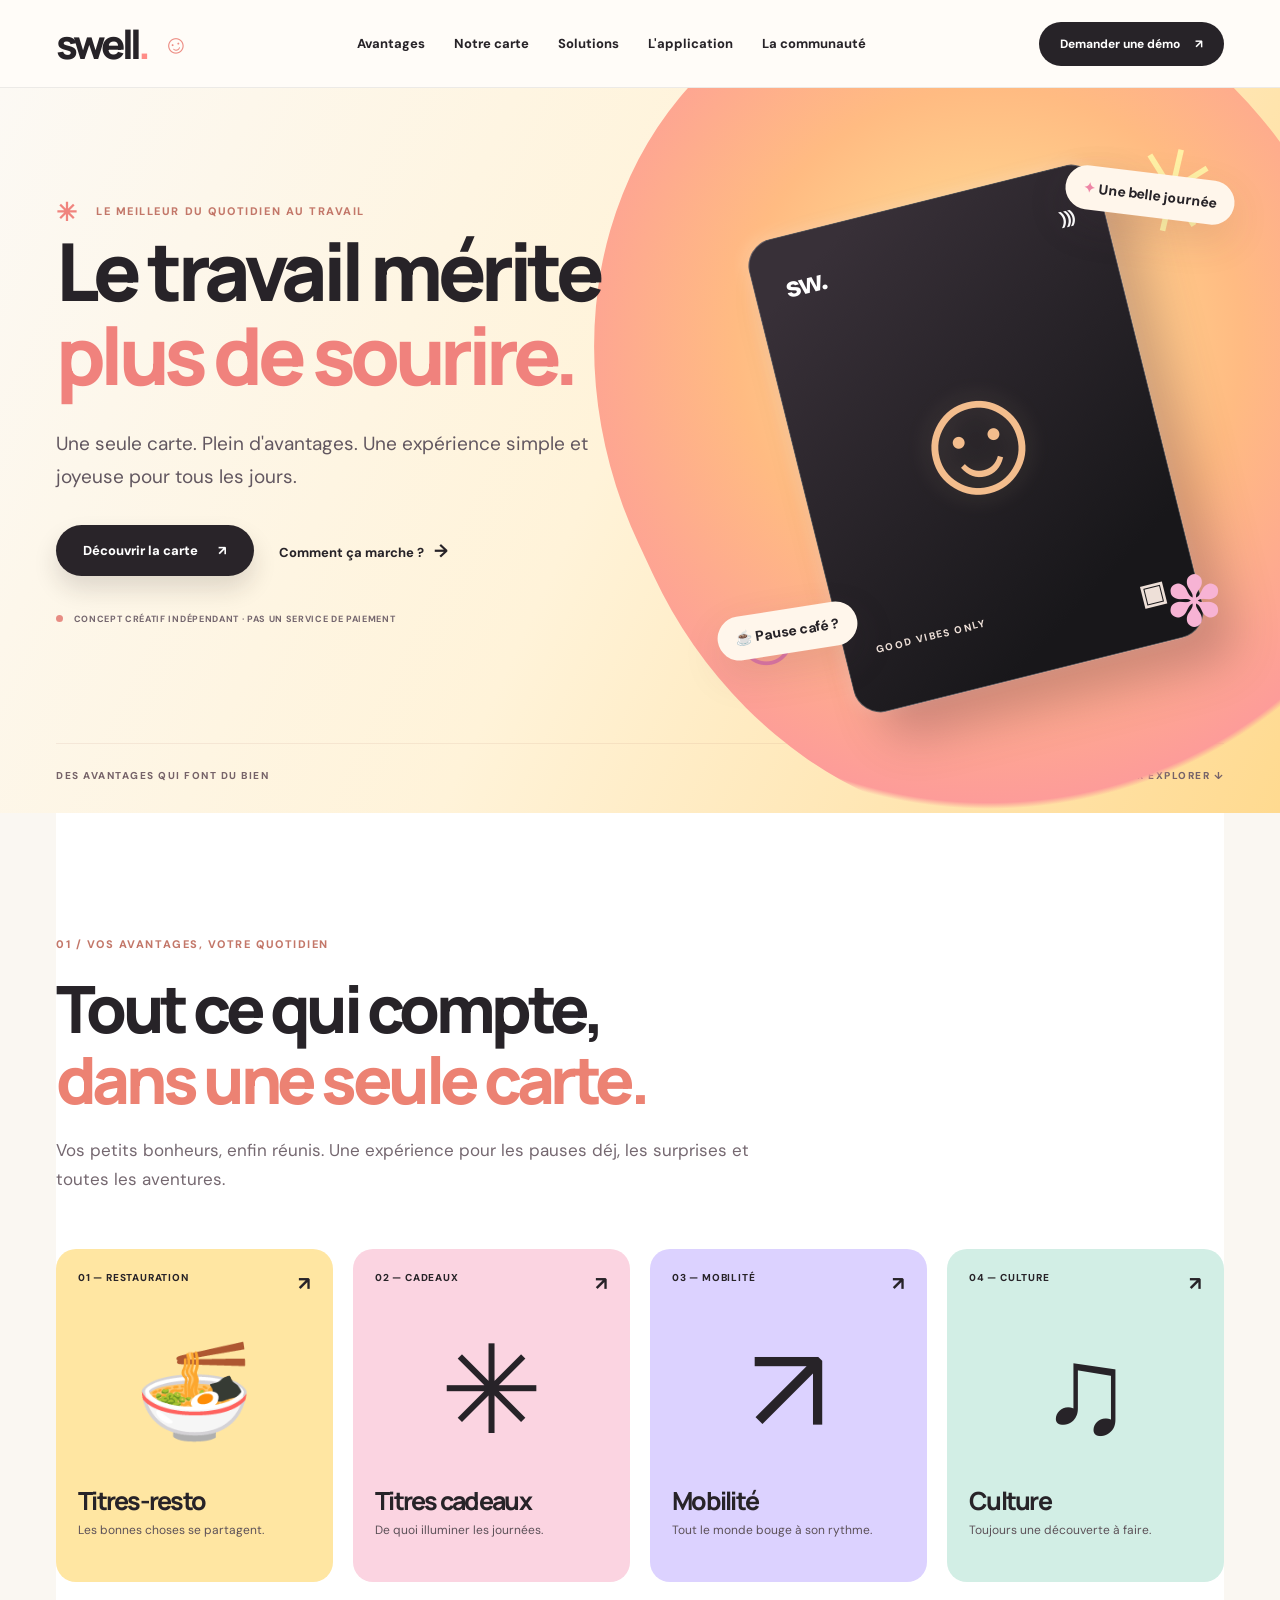
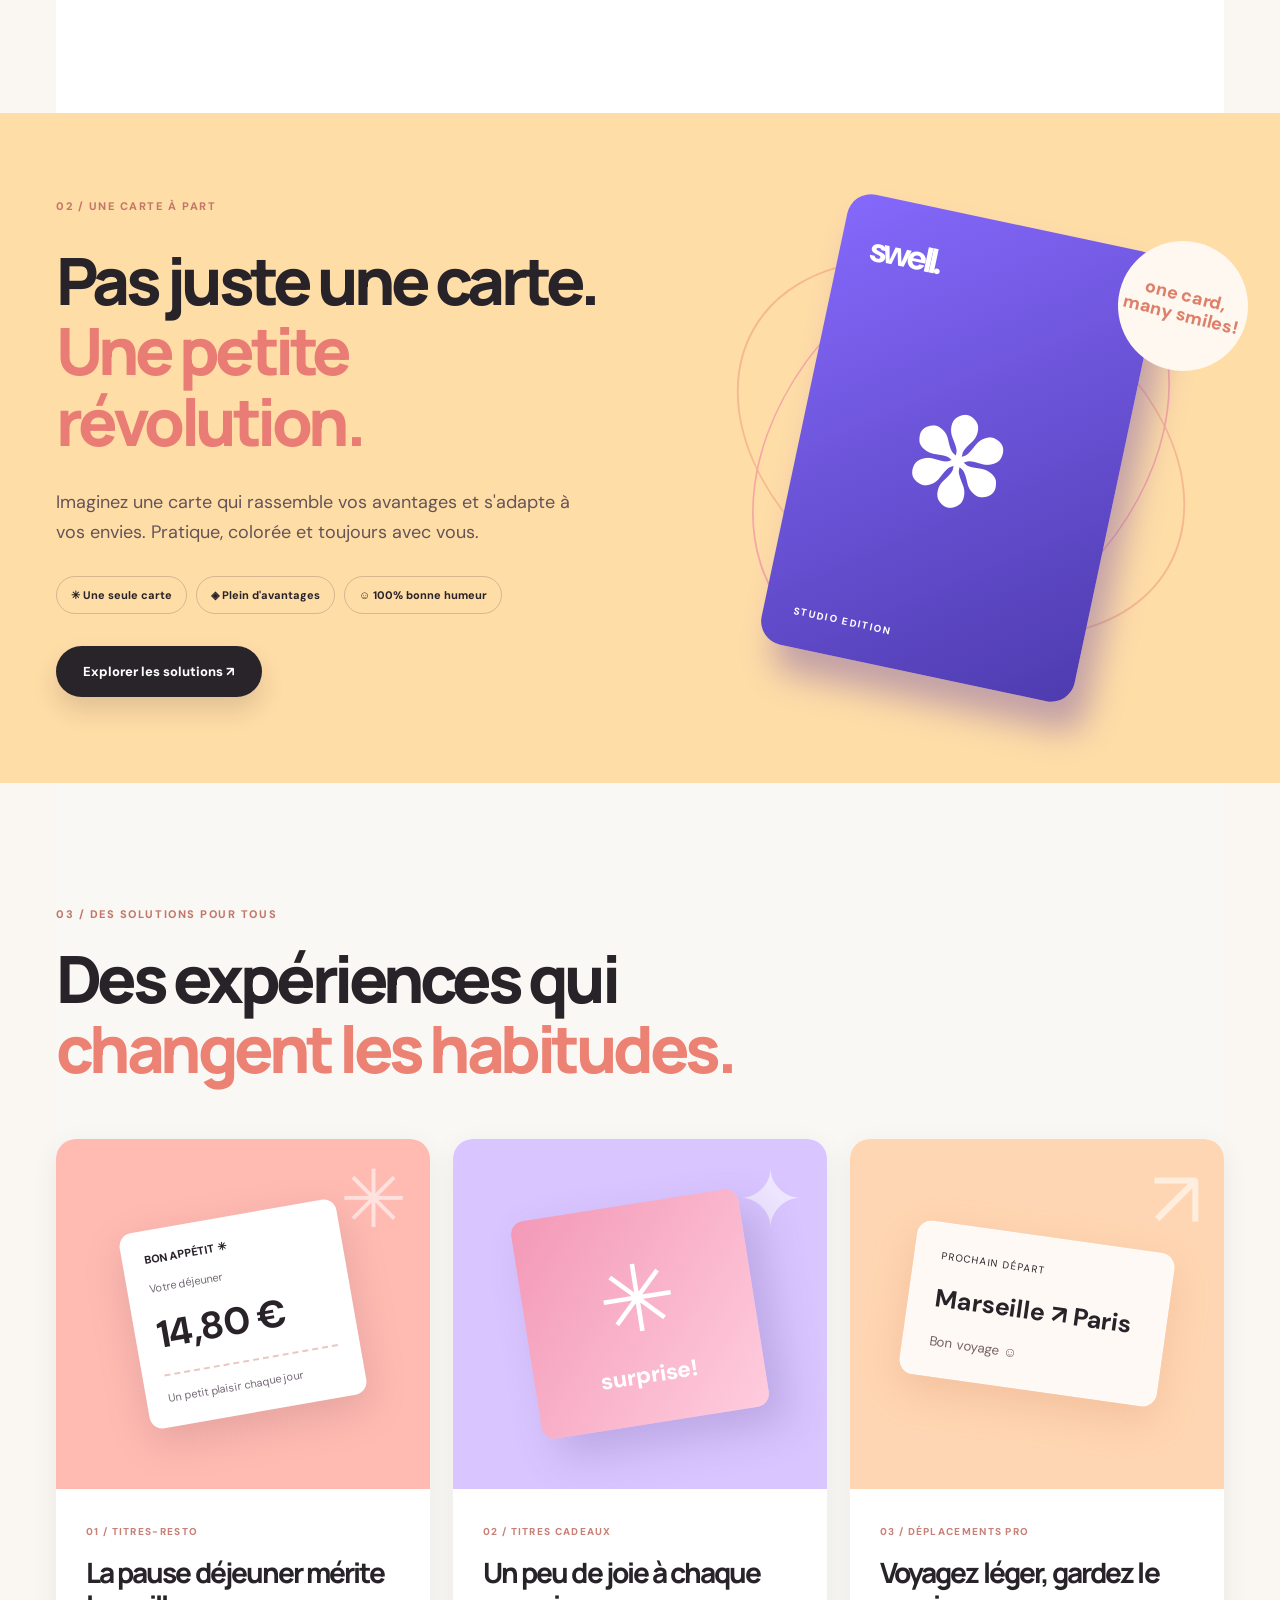
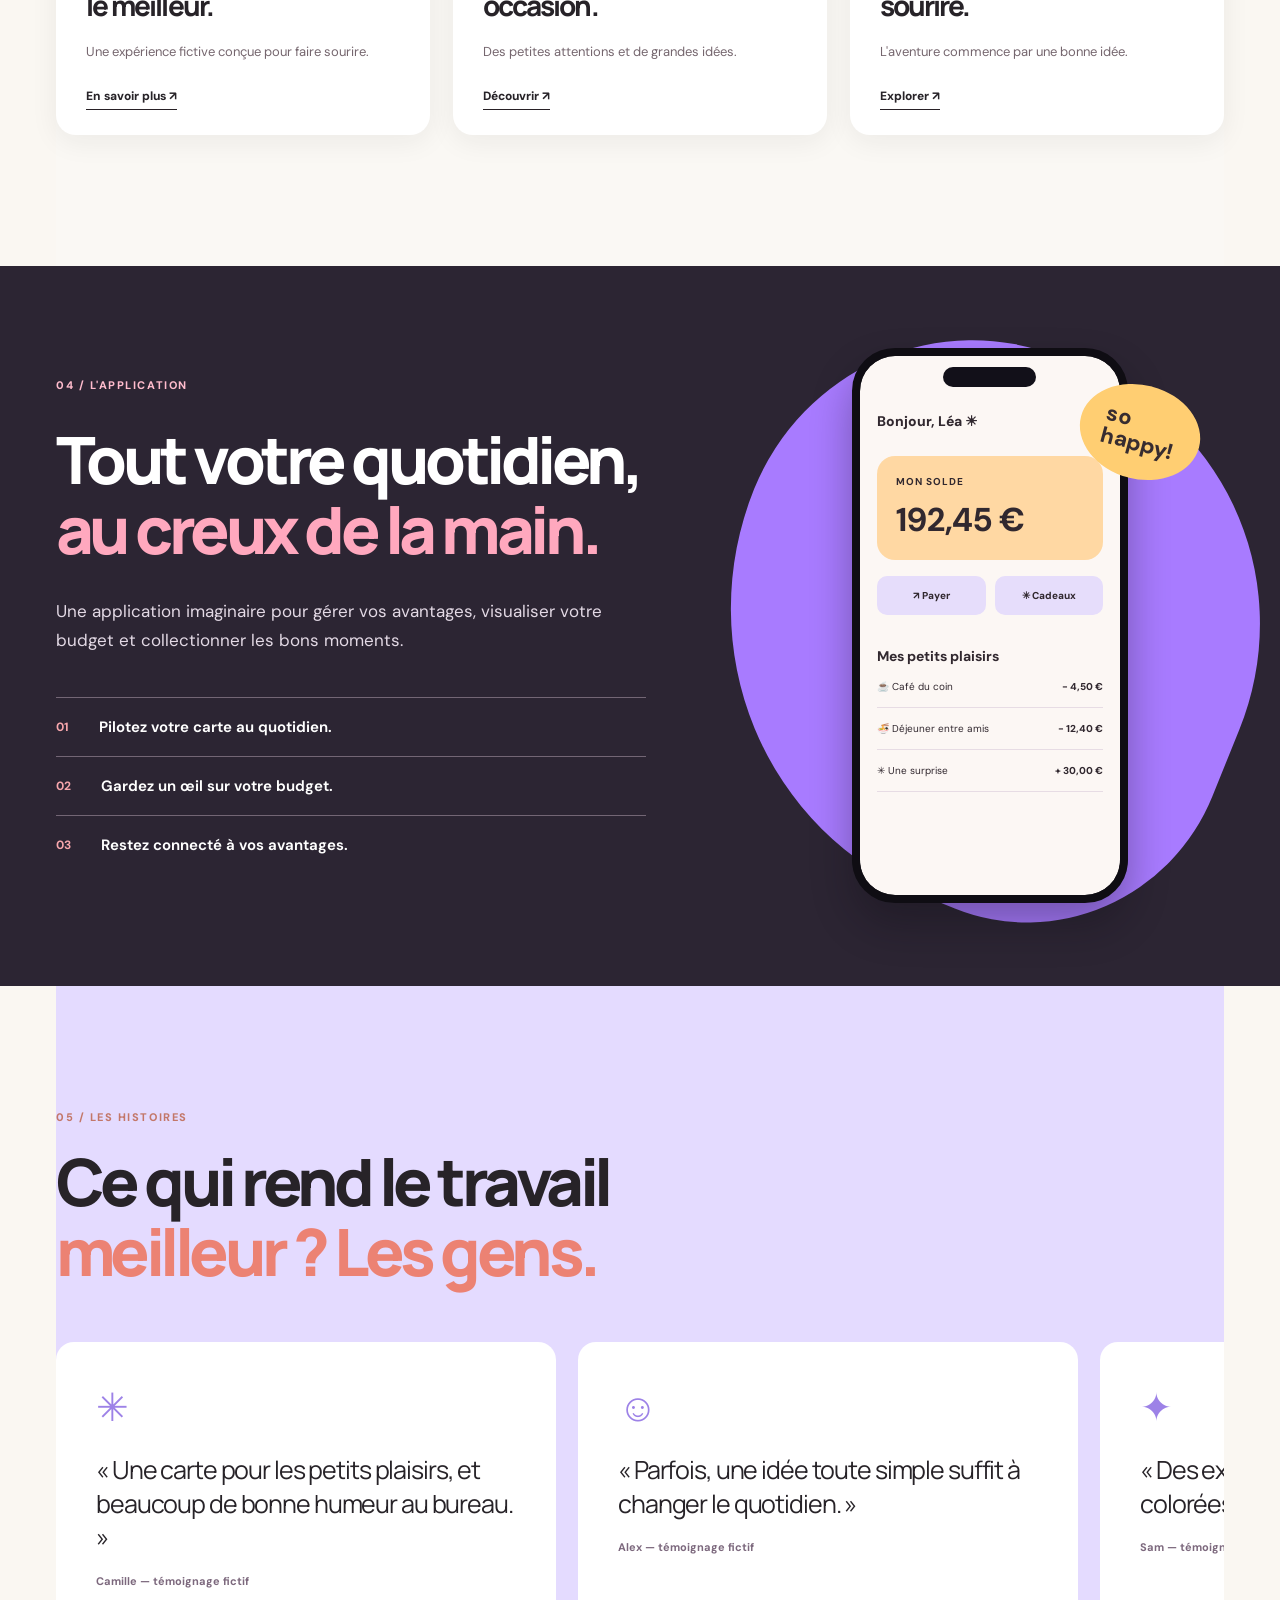
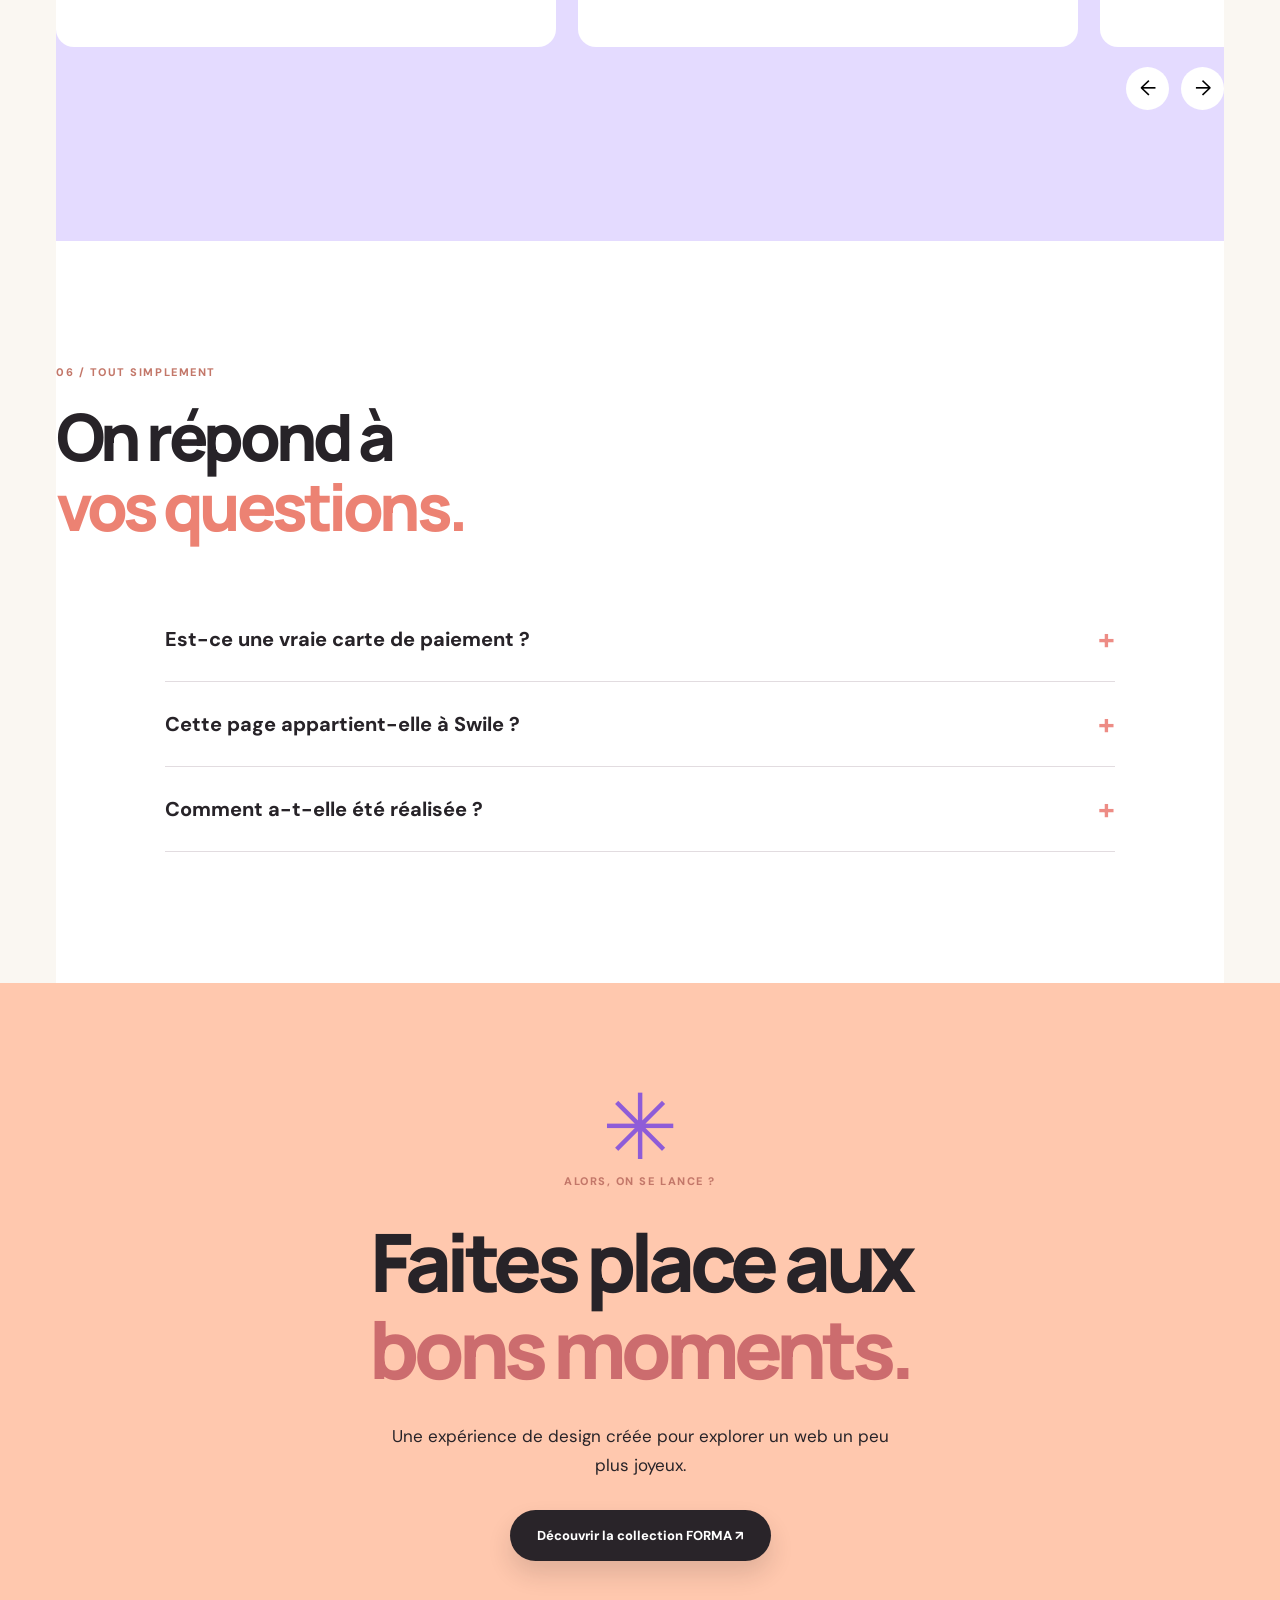
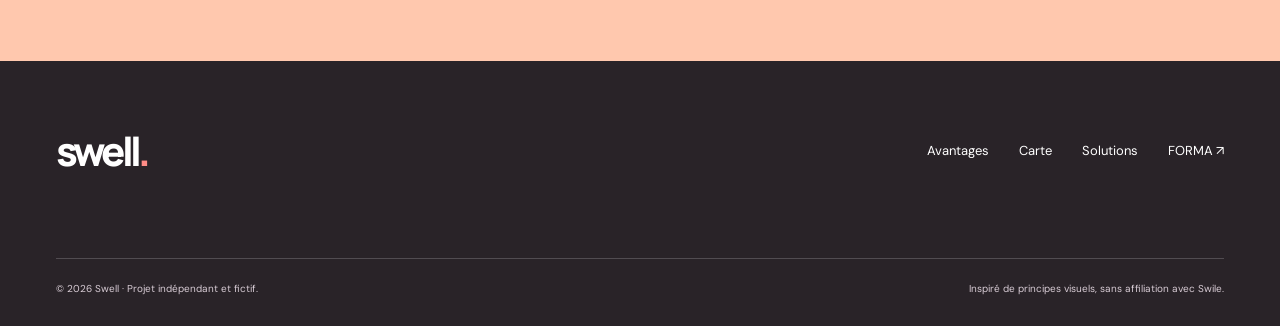
<file: pages/swell/index.html>
<!doctype html>
<html lang="fr"><head><meta charset="utf-8"><meta name="viewport" content="width=device-width,initial-scale=1">
<meta name="theme-color" content="#FAF8F4"><meta name="description" content="Swell — une exploration créative des avantages au travail. Concept indépendant inspiré de l'énergie visuelle Swile.">
<meta property="og:title" content="Swell — Plus de sourire au travail"><meta property="og:description" content="Une carte, tous vos avantages. Une landing page créative de démonstration.">
<title>Swell — Plus de sourire au travail</title>
<link rel="preconnect" href="https://fonts.googleapis.com"><link rel="preconnect" href="https://fonts.gstatic.com" crossorigin>
<link href="https://fonts.googleapis.com/css2?family=DM+Sans:wght@400;500;600;700&family=Manrope:wght@400;500;600;700;800&display=swap" rel="stylesheet">
<link rel="stylesheet" href="./styles.css"><script src="./script.js" defer></script>
</head><body>
<a href="#main" class="skip">Aller au contenu</a>
<header class="header" id="top"><nav class="nav shell" aria-label="Navigation principale"><a href="#top" class="brand" aria-label="Swell, accueil">swell<span class="brand-dot">.</span><span class="brand-face" aria-hidden="true">☺</span></a>
<div class="nav-menu" id="nav-menu"><a href="#benefits">Avantages</a><a href="#smart">Notre carte</a><a href="#solutions">Solutions</a><a href="#app">L'application</a><a href="#stories">La communauté</a></div>
<a class="nav-cta" href="#contact">Demander une démo <span aria-hidden="true">↗</span></a><button class="menu-toggle" aria-expanded="false" aria-label="Ouvrir le menu" aria-controls="nav-menu" type="button"><span></span><span></span></button></nav></header>
<main id="main">
<section class="hero" aria-labelledby="hero-title"><div class="shell hero-grid"><div class="hero-copy reveal"><p class="eyebrow"><span class="eyebrow-spark">✳</span> LE MEILLEUR DU QUOTIDIEN AU TRAVAIL</p><h1 id="hero-title">Le travail mérite<br><em>plus de sourire.</em></h1><p class="hero-sub">Une seule carte. Plein d'avantages. Une expérience simple et joyeuse pour tous les jours.</p><div class="hero-actions"><a class="btn btn-dark" href="#benefits">Découvrir la carte <span>↗</span></a><a class="text-link" href="#smart">Comment ça marche ? <span>→</span></a></div><div class="disclaimer"><span class="disclaimer-pulse"></span> CONCEPT CRÉATIF INDÉPENDANT · PAS UN SERVICE DE PAIEMENT</div></div>
<div class="hero-art reveal" aria-label="Illustration originale d'une carte d'avantages fictive"><div class="hero-sun" aria-hidden="true"></div><div class="hero-doodle doodle-star">✳</div><div class="hero-doodle doodle-smile">☺</div><div class="benefit-bubble bubble-one"><span>✦</span> Une belle journée</div><div class="benefit-bubble bubble-two">☕ Pause café ?</div><div class="physical-card"><div class="card-top"><span>sw.</span><span class="contactless">)))</span></div><div class="card-smile">☺</div><div class="card-bottom"><span>GOOD VIBES ONLY</span><span>▣</span></div></div><div class="hero-doodle doodle-flower">✽</div></div></div><div class="hero-bottom shell"><span>DES AVANTAGES QUI FONT DU BIEN</span><span>SCROLL POUR EXPLORER ↓</span></div></section>

<section class="benefits section-pad shell" id="benefits"><div class="section-head reveal"><p class="label">01 / VOS AVANTAGES, VOTRE QUOTIDIEN</p><h2>Tout ce qui compte,<br><em>dans une seule carte.</em></h2><p>Vos petits bonheurs, enfin réunis. Une expérience pour les pauses déj, les surprises et toutes les aventures.</p></div>
<div class="benefit-grid"><article class="benefit-card yellow reveal"><div class="benefit-top"><span>01 — RESTAURATION</span><span>↗</span></div><div class="benefit-graphic food">🍜</div><h3>Titres-resto</h3><p>Les bonnes choses se partagent.</p></article><article class="benefit-card pink reveal"><div class="benefit-top"><span>02 — CADEAUX</span><span>↗</span></div><div class="benefit-graphic gift">✳</div><h3>Titres cadeaux</h3><p>De quoi illuminer les journées.</p></article><article class="benefit-card lavender reveal"><div class="benefit-top"><span>03 — MOBILITÉ</span><span>↗</span></div><div class="benefit-graphic mobility">↗</div><h3>Mobilité</h3><p>Tout le monde bouge à son rythme.</p></article><article class="benefit-card mint reveal"><div class="benefit-top"><span>04 — CULTURE</span><span>↗</span></div><div class="benefit-graphic culture">♫</div><h3>Culture</h3><p>Toujours une découverte à faire.</p></article></div></section>

<section class="smart-section" id="smart"><div class="shell smart-grid"><div class="smart-copy reveal"><p class="label">02 / UNE CARTE À PART</p><h2>Pas juste une carte.<br><em>Une petite révolution.</em></h2><p>Imaginez une carte qui rassemble vos avantages et s'adapte à vos envies. Pratique, colorée et toujours avec vous.</p><div class="smart-pills"><span>✳ Une seule carte</span><span>◈ Plein d'avantages</span><span>☺ 100% bonne humeur</span></div><a class="btn btn-dark" href="#solutions">Explorer les solutions ↗</a></div><div class="smart-art reveal"><div class="smart-ring ring-one"></div><div class="smart-ring ring-two"></div><div class="smart-card"><span class="smart-logo">swell.</span><span class="smart-flower">✽</span><span class="smart-label">STUDIO EDITION</span></div><div class="smart-sticker">one card,<br>many smiles!</div></div></div></section>

<section class="solutions section-pad shell" id="solutions"><div class="section-head reveal"><p class="label">03 / DES SOLUTIONS POUR TOUS</p><h2>Des expériences qui<br><em>changent les habitudes.</em></h2></div>
<div class="solutions-grid"><article class="solution-card reveal"><div class="solution-visual sol-coral"><span class="sol-mark">✳</span><div class="ticket-mock"><div class="ticket-head">BON APPÉTIT ✳</div><span>Votre déjeuner</span><strong>14,80 €</strong><div class="ticket-line"></div><span>Un petit plaisir chaque jour</span></div></div><div class="solution-text"><span>01 / TITRES-RESTO</span><h3>La pause déjeuner mérite le meilleur.</h3><p>Une expérience fictive conçue pour faire sourire.</p><a href="#contact">En savoir plus ↗</a></div></article>
<article class="solution-card reveal"><div class="solution-visual sol-purple"><span class="sol-mark">✦</span><div class="gift-mock">✳ <span>surprise!</span></div></div><div class="solution-text"><span>02 / TITRES CADEAUX</span><h3>Un peu de joie à chaque occasion.</h3><p>Des petites attentions et de grandes idées.</p><a href="#contact">Découvrir ↗</a></div></article>
<article class="solution-card reveal"><div class="solution-visual sol-peach"><span class="sol-mark">↗</span><div class="trip-mock"><span>PROCHAIN DÉPART</span><strong>Marseille ↗ Paris</strong><small>Bon voyage ☺</small></div></div><div class="solution-text"><span>03 / DÉPLACEMENTS PRO</span><h3>Voyagez léger, gardez le sourire.</h3><p>L'aventure commence par une bonne idée.</p><a href="#contact">Explorer ↗</a></div></article></div></section>

<section class="app-section" id="app"><div class="shell app-grid"><div class="app-copy reveal"><p class="label">04 / L'APPLICATION</p><h2>Tout votre quotidien,<br><em>au creux de la main.</em></h2><p>Une application imaginaire pour gérer vos avantages, visualiser votre budget et collectionner les bons moments.</p><div class="app-features"><div><b>01</b><span>Pilotez votre carte au quotidien.</span></div><div><b>02</b><span>Gardez un œil sur votre budget.</span></div><div><b>03</b><span>Restez connecté à vos avantages.</span></div></div></div><div class="app-art reveal"><div class="app-blob"></div><div class="app-phone"><div class="phone-notch"></div><div class="phone-content"><div class="phone-user">Bonjour, Léa ☀ <span>⚙</span></div><div class="phone-balance"><small>MON SOLDE</small><strong>192,45 €</strong></div><div class="phone-actions"><span>↗ Payer</span><span>✳ Cadeaux</span></div><div class="phone-history"><b>Mes petits plaisirs</b><div>☕ Café du coin <span>− 4,50 €</span></div><div>🍜 Déjeuner entre amis <span>− 12,40 €</span></div><div>✳ Une surprise <span>+ 30,00 €</span></div></div></div></div><div class="phone-sticker">so<br>happy!</div></div></div></section>

<section class="testimonials section-pad shell" id="stories"><div class="section-head reveal"><p class="label">05 / LES HISTOIRES</p><h2>Ce qui rend le travail<br><em>meilleur ? Les gens.</em></h2></div><div class="quotes-track" tabindex="0" aria-label="Témoignages fictifs"><article class="quote-card"><span>✳</span><blockquote>« Une carte pour les petits plaisirs, et beaucoup de bonne humeur au bureau. »</blockquote><p>Camille — témoignage fictif</p></article><article class="quote-card"><span>☺</span><blockquote>« Parfois, une idée toute simple suffit à changer le quotidien. »</blockquote><p>Alex — témoignage fictif</p></article><article class="quote-card"><span>✦</span><blockquote>« Des expériences plus humaines, colorées et pleines de vie. »</blockquote><p>Sam — témoignage fictif</p></article></div><div class="carousel-actions"><button type="button" data-quote-dir="-1" aria-label="Témoignage précédent">←</button><button type="button" data-quote-dir="1" aria-label="Témoignage suivant">→</button></div></section>

<section class="faq section-pad shell" id="faq"><div class="section-head reveal"><p class="label">06 / TOUT SIMPLEMENT</p><h2>On répond à<br><em>vos questions.</em></h2></div><div class="faq-list"><details><summary>Est-ce une vraie carte de paiement ? <span>+</span></summary><p>Non. Swell est une landing page de démonstration, sans produit financier, paiement, compte ou inscription réelle.</p></details><details><summary>Cette page appartient-elle à Swile ? <span>+</span></summary><p>Non. C'est un concept indépendant inspiré de certains principes de communication visuelle, sans affiliation avec Swile.</p></details><details><summary>Comment a-t-elle été réalisée ? <span>+</span></summary><p>Une maquette Figma éditable a été créée d'abord, puis une page statique HTML/CSS/JavaScript. Les sources et étapes figurent dans la documentation GitHub.</p></details></div></section>

<section class="closing" id="contact"><div class="shell closing-content reveal"><div class="closing-flower" aria-hidden="true">✳</div><p class="label">ALORS, ON SE LANCE ?</p><h2>Faites place aux<br><em>bons moments.</em></h2><p>Une expérience de design créée pour explorer un web un peu plus joyeux.</p><a class="btn btn-dark" href="../../">Découvrir la collection FORMA ↗</a></div></section>
</main><footer class="footer"><div class="shell footer-top"><a href="#top" class="brand">swell<span class="brand-dot">.</span></a><div><a href="#benefits">Avantages</a><a href="#smart">Carte</a><a href="#solutions">Solutions</a><a href="../../">FORMA ↗</a></div></div><div class="shell footer-bottom"><span>© 2026 Swell · Projet indépendant et fictif.</span><span>Inspiré de principes visuels, sans affiliation avec Swile.</span></div></footer>
</body></html>
</file>
<file: styles.css>
:root{--bg:#08090c;--surface:#101116;--surface2:#14161d;--line:rgba(255,255,255,.105);--text:#f0f0f3;--muted:#8a8a99;--low:#61616d;--accent:#a5a5ff;--accent2:#7979e6;--serif:Georgia,serif;--ease:cubic-bezier(.22,1,.36,1);color-scheme:dark;font-family:Inter,Arial,sans-serif}*,*::before,*::after{box-sizing:border-box}html{scroll-behavior:smooth;scroll-padding-top:88px}body{margin:0;background:var(--bg);color:var(--text);font-size:14px;line-height:1.55;overflow-x:hidden}body::after{content:"";inset:0;position:fixed;z-index:80;pointer-events:none;opacity:.035;background-image:url("data:image/svg+xml,%3Csvg viewBox='0 0 160 160' xmlns='http://www.w3.org/2000/svg'%3E%3Cfilter id='n'%3E%3CfeTurbulence type='fractalNoise' baseFrequency='.66' numOctaves='3' stitchTiles='stitch'/%3E%3C/filter%3E%3Crect width='100%25' height='100%25' filter='url(%23n)'/%3E%3C/svg%3E")}a{color:inherit;text-decoration:none}button,input{font:inherit}button{cursor:pointer}h1,h2,h3,p{margin:0}h1,h2,h3{letter-spacing:-.055em;line-height:1.08}img{max-width:100%;display:block}::selection{background:#7d7be2;color:#fff}button:focus-visible,input:focus-visible,a:focus-visible{outline:2px solid #b8b6ff;outline-offset:4px}.sr-only{position:absolute;width:1px;height:1px;padding:0;margin:-1px;overflow:hidden;clip:rect(0,0,0,0);white-space:nowrap;border:0}.skip-link{position:fixed;z-index:999;top:10px;left:10px;transform:translateY(-160%);padding:12px;background:#fff;color:#000}.skip-link:focus{transform:none}.shell{width:min(1344px,calc(100% - 112px));margin-inline:auto}.page-glow{position:absolute;inset:0 0 auto;height:930px;z-index:-1;pointer-events:none;background:radial-gradient(ellipse 55% 44% at 62% 23%,rgba(54,48,108,.24),transparent 75%),radial-gradient(ellipse 30% 35% at 96% 60%,rgba(31,32,91,.18),transparent 80%)}.top-hairline{height:1px;background:linear-gradient(90deg,transparent,#4c4a67,transparent)}.site-header{position:sticky;top:0;z-index:50;background:rgba(8,9,12,.8);backdrop-filter:blur(24px);-webkit-backdrop-filter:blur(24px);border-bottom:1px solid rgba(255,255,255,.07)}.navigation{height:77px;display:flex;align-items:center;gap:42px}.brand{font-size:25px;font-weight:750;letter-spacing:-.075em;display:inline-flex;align-items:center;gap:13px;line-height:1}.brand-dot{color:#b7a4ff}.brand-icon{width:24px;height:24px;display:grid;grid-template-columns:repeat(2,9px);grid-template-rows:repeat(2,9px);gap:3px;transform:rotate(-20deg)}.brand-icon span{background:linear-gradient(140deg,#ddd8ff,#7c78ff);border-radius:2px}.brand-icon span:nth-child(2),.brand-icon span:nth-child(3){opacity:.57}.nav-links{display:flex;align-items:center;gap:31px;margin-left:34px}.nav-links a,.nav-end a,.footer-links a{font-size:12px;color:#a6a6b1;font-weight:500;transition:color .2s}.nav-links a:hover,.nav-end a:hover,.footer-links a:hover{color:#fff}.nav-end{display:flex;align-items:center;gap:27px;margin-left:auto}.status{display:inline-flex;align-items:center;gap:9px;color:#9696a3;font-size:11px}.status-pulse,.micro-dot{width:6px;height:6px;border-radius:50%;background:#a4ae96;box-shadow:0 0 12px rgba(154,213,149,.4)}.nav-github{background:#1f2028;color:white!important;border:1px solid rgba(255,255,255,.12);border-radius:8px;padding:9px 15px}.nav-github span{margin-left:9px}.menu-toggle{display:none;background:none;border:none;padding:12px}.menu-toggle span{display:block;width:21px;height:1px;background:#ddd;margin:6px 0}.mobile-nav{padding:20px 6%;border-top:1px solid var(--line)}.mobile-nav[hidden]{display:none}.mobile-nav a{display:block;padding:12px 0;color:#e2e2e8}
.hero{padding-top:104px;min-height:770px;position:relative}.announcement{height:31px;display:inline-flex;align-items:center;gap:16px;padding:4px 8px 4px 5px;background:linear-gradient(90deg,#1d1e2c,#15151e);border:1px solid rgba(167,159,234,.15);border-radius:30px;color:#c9c8d7;font-size:11px;transition:border-color .2s,transform .2s}.announcement:hover{border-color:#6d6697;transform:translateY(-2px)}.announcement-new{background:#34304e;color:#e0d9ff;border-radius:20px;padding:3px 10px;font-size:9px;font-weight:700;letter-spacing:.08em}.announcement-arrow{font-size:16px;color:#aaa7dd}.hero-grid{display:grid;grid-template-columns:minmax(0,1fr) 315px;gap:32px;align-items:end;margin-top:66px}.eyebrow,.mini-label,.mono{font-family:Inter,sans-serif;font-size:10px;letter-spacing:.16em;font-weight:650;color:#a1a0ae}.eyebrow{display:flex;align-items:center;gap:12px;margin-bottom:33px}.eyebrow-line{width:25px;height:1px;background:#8580c5}.hero h1{font-size:clamp(70px,7vw,112px);font-weight:600;letter-spacing:-.085em;line-height:1.03;white-space:nowrap}.gradient-text{background:linear-gradient(110deg,#e9e8f2 8%,#aaa9d5 57%,#7d79b3 98%);-webkit-background-clip:text;background-clip:text;color:transparent}.period{color:#a8a1ff}.hero-description{margin-top:32px;color:#a5a4b2;font-size:17px;max-width:615px;line-height:1.75;letter-spacing:-.015em}.hero-actions{display:flex;align-items:center;gap:30px;margin-top:37px}.button{display:inline-flex;align-items:center;justify-content:space-between;gap:22px;min-height:48px;padding:0 19px;border-radius:8px;font-size:12px;font-weight:600;transition:transform .2s,box-shadow .2s}.button:hover{transform:translateY(-3px)}.button-primary{background:#f0f0f2;color:#15151a;box-shadow:0 0 0 1px #ffffff20}.button-primary:hover{box-shadow:0 7px 26px #a9a9ff25}.button span,.text-button span{font-size:17px;line-height:1}.text-button{display:inline-flex;align-items:center;gap:14px;color:#bdbcca;font-size:12px;font-weight:550}.text-button:hover{color:#fff}.hero-aside{border:1px solid #31303d;border-radius:12px;background:linear-gradient(147deg,rgba(45,42,71,.5),rgba(16,16,22,.65) 65%);height:350px;position:relative;overflow:hidden;padding:22px 22px 23px;box-shadow:0 35px 100px #0004}.hero-aside::after{content:"";position:absolute;inset:auto 0 0;height:130px;background:linear-gradient(transparent,#101016)}.hero-aside-top{display:flex;justify-content:space-between;align-items:center;color:#a8a6bc;font-size:9px;font-weight:600;letter-spacing:.08em}.crosshair{color:#bbb4f6;font-size:22px;line-height:1}.orbit{height:211px;position:relative;display:grid;place-items:center;transform:translateY(-8px)}.orbit-ring{position:absolute;border:1px solid #9c91d160;width:180px;height:180px;border-radius:50%;transform:rotate(-27deg) scaleY(.57)}.orbit-two{transform:rotate(47deg) scaleY(.58);border-color:#6f78bb55}.orbit-core{position:absolute;width:72px;height:72px;border-radius:50%;background:radial-gradient(circle at 30% 25%,#f0ddfa,#9995ff 38%,#474b9f 75%,#191735);box-shadow:0 0 40px #6f68dd55,0 0 100px #767bcd38}.orbit-marker{position:absolute;top:56px;right:67px;width:6px;height:6px;border-radius:50%;background:#dcd9ff;box-shadow:0 0 20px #fff;animation:twinkle 2.8s infinite alternate}.hero-aside p{position:relative;z-index:2;font-size:16px;line-height:1.35;letter-spacing:-.04em;font-weight:550;margin-top:-6px}.hero-aside>.mono{display:block;position:relative;z-index:2;margin-top:14px;color:#79778d;font-size:9px}.hero-bottom{display:flex;justify-content:space-between;align-items:center;border-top:1px solid var(--line);margin-top:79px;padding:22px 0;color:#737383;font-size:10px;font-weight:600;letter-spacing:.09em}.hero-bottom>span:first-child{display:flex;align-items:center;gap:10px}.down-arrow{font-size:18px;color:#acaae0;margin-left:8px;display:inline-block;animation:float 2s infinite}
.section-rule{display:flex;justify-content:space-between;gap:20px;color:#898998;font-weight:600;letter-spacing:.11em;font-size:10px;border-top:1px solid var(--line);padding-top:24px}.rule-index{color:#c9c5fc;margin-right:8px}.showcase-section{padding:20px 0 137px}.feature-topline{display:flex;align-items:end;justify-content:space-between;gap:55px;margin-top:57px;margin-bottom:56px}.feature-topline h2,.collection-heading h2,.manifesto-grid h2,.closing-inner h2{font-size:clamp(47px,5.4vw,77px);font-weight:570;line-height:1.07;letter-spacing:-.071em}.feature-topline h2 span,.collection-heading h2 span{color:#777884}.feature-topline .mini-label,.collection-heading .mini-label,.manifesto-grid .mini-label{margin-bottom:22px}.feature-intro{max-width:320px;color:#9898a7;font-size:15px;line-height:1.7;padding-bottom:5px}.showcase-window{padding:0}.window-frame{background:#111118;border:1px solid #30303d;border-radius:15px;overflow:hidden;box-shadow:0 0 100px rgba(80,66,162,.11),0 50px 100px rgba(0,0,0,.25)}.window-header{height:42px;border-bottom:1px solid #282932;background:#181920;display:grid;grid-template-columns:1fr 1fr 1fr;align-items:center;padding:0 16px;color:#898894;font-size:11px}.traffic-lights{display:flex;gap:7px}.traffic-lights i{width:8px;height:8px;border-radius:50%;background:#565362}.traffic-lights i:nth-child(1){background:#8a646a}.traffic-lights i:nth-child(2){background:#968164}.traffic-lights i:nth-child(3){background:#648276}.window-url{text-align:center;white-space:nowrap}.lock-icon{margin-right:7px}.window-actions{text-align:right;letter-spacing:.3em;font-size:16px}.window-content{position:relative;display:block;height:clamp(300px,51vw,690px);background:linear-gradient(120deg,#231c2c,#1d1b30);overflow:hidden}.window-content img{height:100%;width:100%;object-fit:cover;object-position:center;transition:transform .8s var(--ease),filter .5s}.window-content:hover img{transform:scale(1.035);filter:brightness(.82)}.window-open{position:absolute;bottom:30px;right:30px;background:#fff;color:#181820;border-radius:7px;padding:13px 17px;font-size:12px;font-weight:600;display:flex;align-items:center;gap:30px;transition:transform .2s}.window-content:hover .window-open{transform:translateY(-3px)}.showcase-meta{display:flex;justify-content:space-between;align-items:center;padding-top:31px}.project-identity{display:flex;align-items:center;gap:18px}.project-index{border:1px solid #373746;color:#aaa8ce;border-radius:7px;width:48px;height:48px;display:grid;place-items:center;font-size:12px}.project-identity h3{font-size:20px;font-weight:550;letter-spacing:-.04em}.project-identity p{color:#858594;font-size:12px;margin-top:4px}.showcase-link{display:flex;gap:25px;align-items:center;border-bottom:1px solid #666477;padding:10px 0;color:#d5d4e0;font-size:12px}.showcase-link:hover{color:white}
.collection-section{padding:10px 0 140px}.collection-heading{display:flex;align-items:end;justify-content:space-between;margin-top:59px;gap:35px}.collection-heading>p{max-width:333px;color:#9999a5;font-size:15px;line-height:1.72;margin-bottom:10px}.collection-toolbar{display:flex;align-items:center;justify-content:space-between;margin-top:67px;margin-bottom:26px;gap:20px;padding-bottom:19px;border-bottom:1px solid var(--line)}.filter-tabs{display:flex;gap:5px;flex-wrap:wrap}.filter{background:none;border:1px solid transparent;color:#858592;padding:10px 15px;border-radius:7px;font-size:12px;transition:.2s}.filter:hover{color:#ddd}.filter.active{background:#23232e;border-color:#31303e;color:#fff}.filter span{margin-left:11px;color:#77778b;font-size:10px}.search-wrap{position:relative}.search-wrap input{width:254px;background:#13141a;border:1px solid #292935;border-radius:7px;color:#fff;padding:10px 39px 10px 36px;font-size:12px;outline:none;transition:border-color .2s}.search-wrap input:focus{border-color:#8580b6}.search-wrap input::placeholder{color:#737382}.search-icon{position:absolute;left:13px;top:1px;font-size:23px;color:#89899b}.search-wrap kbd{position:absolute;top:9px;right:10px;border:1px solid #454552;border-radius:3px;padding:0 6px;color:#858594;font-size:11px}.project-grid{display:grid;grid-template-columns:repeat(2,minmax(0,1fr));gap:34px}.project-card{display:block;min-width:0}.card-media{height:365px;position:relative;border:1px solid #35323c;border-radius:11px;overflow:hidden;background:radial-gradient(circle at 65% 40%,#4d4169,#201d2a 80%)}.card-media img{width:100%;height:100%;object-fit:cover;transition:transform .7s var(--ease),filter .5s}.project-card:hover .card-media img{transform:scale(1.06);filter:brightness(.8)}.card-visit{position:absolute;right:21px;bottom:18px;background:#f2f1f4;color:#17171f;padding:10px 14px;border-radius:6px;opacity:0;transform:translateY(10px);transition:.3s}.project-card:hover .card-visit,.project-card:focus-visible .card-visit{opacity:1;transform:none}.card-footer{display:flex;justify-content:space-between;align-items:end;padding:22px 4px 9px}.project-tag{font-size:10px;color:#9190a4;letter-spacing:.09em}.card-footer h3{font-size:23px;font-weight:600;margin-top:8px}.card-footer p{font-size:12px;color:#8a8a97;margin-top:8px}.card-arrow{font-size:22px;color:#b0aed3;border:1px solid #3c3b4b;border-radius:50%;width:38px;height:38px;display:grid;place-items:center;transition:background .2s}.project-card:hover .card-arrow{background:#262333}.empty-message{padding:50px 0;color:#a9a9b5}.collection-bottom{display:flex;justify-content:space-between;border-bottom:1px solid var(--line);margin-top:65px;padding-bottom:22px;color:#8a8897;font-size:11px}.collection-bottom .mono{color:#8a8897}.manifesto-section{padding:10px 0 160px;background:radial-gradient(ellipse 48% 45% at 83% 55%,rgba(35,36,73,.12),transparent)}.manifesto-grid{display:grid;grid-template-columns:1.3fr .7fr;gap:85px;align-items:end;margin:78px 0 83px}.manifesto-grid h2{font-size:clamp(56px,6.2vw,94px)}.manifesto-grid h2 em,.closing-inner h2 em{font-style:normal;background:linear-gradient(110deg,#eee9ff,#8883ba);-webkit-background-clip:text;background-clip:text;color:transparent}.manifesto-side{padding-bottom:11px}.manifesto-side p{font-size:16px;color:#9999a6;line-height:1.8;margin-bottom:26px}.principles{display:grid;grid-template-columns:repeat(3,1fr);gap:28px}.principle{border-top:1px solid #494659;padding-top:25px;min-height:247px}.principle-mark{display:block;font-size:51px;line-height:1;color:#a7a3de;margin-bottom:35px;font-weight:300}.principle-index{font-size:10px;color:#9290a7;letter-spacing:.12em}.principle h3{font-size:19px;font-weight:550;letter-spacing:-.04em;margin-top:13px}.principle p{font-size:13px;color:#8b8b99;line-height:1.7;max-width:285px;margin-top:11px}.closing-section{padding-top:30px;padding-bottom:155px}.closing-inner{border:1px solid #353344;border-radius:20px;min-height:540px;text-align:center;display:flex;flex-direction:column;align-items:center;justify-content:center;padding:65px 30px;background:radial-gradient(ellipse 50% 65% at 50% 15%,#36304d70,transparent 75%),linear-gradient(130deg,#15131c,#0e0e15);position:relative;overflow:hidden}.closing-inner::after{content:"";position:absolute;width:340px;height:340px;border-radius:50%;border:1px solid #7970a91e;top:-160px;right:10%}.closing-icon{color:#b0a2ff;font-size:34px;margin-bottom:18px}.closing-inner h2{font-size:clamp(43px,5.3vw,75px);margin:25px 0 20px;position:relative;z-index:1}.closing-inner>p:not(.mini-label){color:#a4a2b1;font-size:15px;position:relative;z-index:1}.closing-inner .button{margin-top:35px;position:relative;z-index:1}.footer{border-top:1px solid var(--line)}.footer-main{padding:49px 0 83px;display:flex;justify-content:space-between;align-items:start}.footer-main>div>p{font-size:12px;color:#8d8d99;margin-top:19px}.footer-links{display:flex;gap:33px;margin-top:5px}.footer-base{border-top:1px solid var(--line);display:flex;justify-content:space-between;padding:23px 0 33px;font-size:10px;color:#737381;letter-spacing:.04em}.reveal{opacity:0;transform:translateY(30px);transition:opacity .85s var(--ease),transform .85s var(--ease)}.reveal.visible{opacity:1;transform:none}@keyframes twinkle{to{opacity:.3;transform:scale(.6)}}@keyframes float{50%{transform:translateY(5px)}}@media(max-width:1100px){.shell{width:calc(100% - 70px)}.hero-grid{grid-template-columns:minmax(0,1fr) 260px}.hero h1{font-size:clamp(56px,6.7vw,85px)}.hero-aside{height:325px}.nav-links{margin-left:0}.status{display:none}.window-content{height:51vw}.card-media{height:310px}.manifesto-grid{gap:45px}}@media(max-width:740px){.shell{width:calc(100% - 40px)}.navigation{height:65px;gap:15px}.brand{font-size:24px}.nav-links,.nav-end{display:none}.menu-toggle{display:block;margin-left:auto}.hero{padding-top:58px;min-height:auto}.hero-grid{grid-template-columns:1fr;gap:46px;margin-top:56px}.hero h1{font-size:clamp(47px,10.2vw,82px);white-space:normal}.hero-description{font-size:15px;max-width:580px;margin-top:22px}.hero-actions{gap:20px;flex-wrap:wrap}.hero-aside{height:220px;max-width:100%;padding:19px}.orbit{height:110px;transform:translateY(-10px)}.orbit-ring{width:115px;height:115px}.orbit-core{width:44px;height:44px}.orbit-marker{top:20px;right:calc(50% - 65px)}.hero-aside p{font-size:14px;margin-top:0}.hero-aside>.mono{margin-top:6px}.hero-bottom{margin-top:65px}.hero-bottom>span:nth-child(3){display:none}.section-rule{font-size:9px}.feature-topline,.collection-heading{display:block;margin-top:42px}.feature-intro,.collection-heading>p{margin-top:26px;max-width:520px}.feature-topline h2,.collection-heading h2,.manifesto-grid h2,.closing-inner h2{font-size:clamp(42px,9vw,64px)}.showcase-section{padding-bottom:100px}.window-content{height:48vw;min-height:245px}.window-header{height:34px}.window-content .window-open{bottom:14px;right:14px}.showcase-meta{align-items:start;gap:15px}.project-identity p{font-size:11px}.showcase-link{font-size:11px;white-space:nowrap}.collection-section{padding-bottom:105px}.collection-toolbar{flex-wrap:wrap;margin-top:39px}.search-wrap,.search-wrap input{width:100%}.project-grid{grid-template-columns:1fr}.card-media{height:clamp(265px,65vw,420px)}.manifesto-section{padding-bottom:100px}.manifesto-grid{grid-template-columns:1fr;gap:27px;margin:55px 0}.principles{grid-template-columns:1fr;gap:20px}.principle{min-height:unset;padding-bottom:13px}.principle-mark{margin-bottom:20px}.closing-section{padding-bottom:90px}.closing-inner{min-height:480px}.footer-main{flex-direction:column;gap:40px;padding-bottom:55px}.footer-base{gap:15px;flex-wrap:wrap}}@media(max-width:420px){.hero h1{font-size:42px}.announcement{gap:7px;font-size:10px}.hero-actions .button{width:100%;justify-content:center}.hero-bottom>span:nth-child(2){display:none}.section-rule>span:nth-child(2){display:none}.feature-topline h2,.collection-heading h2,.manifesto-grid h2{font-size:42px}.window-url{font-size:9px}.showcase-meta{display:block}.showcase-link{width:max-content;margin-top:15px}.filter{padding:9px 10px}.closing-inner{padding:45px 20px;min-height:460px}.closing-inner h2{font-size:39px}.footer-links{flex-wrap:wrap;gap:20px}}@media(prefers-reduced-motion:reduce){html{scroll-behavior:auto}*,*::before,*::after{animation:none!important;transition:none!important}.reveal{opacity:1;transform:none}}
</file>
<file: pages/aether/styles.css>
:root{--navy:#0a2540;--ink:#102c47;--muted:#425466;--purple:#635bff;--soft:#f6f9fc;--white:#fff;--line:#dce5ec;--ease:cubic-bezier(.22,1,.36,1);font-family:Inter,Arial,sans-serif;color:var(--ink)}*{box-sizing:border-box}html{scroll-behavior:smooth;scroll-padding-top:90px}body{margin:0;background:#fff;overflow-x:hidden}button,input{font:inherit}button{cursor:pointer}a{color:inherit;text-decoration:none}h1,h2,h3,h4,p{margin:0}h1,h2,h3,h4{letter-spacing:-.055em}img{max-width:100%}.wrap{max-width:1250px;width:calc(100% - 104px);margin:0 auto}.section-pad{padding-top:135px;padding-bottom:135px}.skip{position:absolute;top:-100px;left:10px;padding:14px;background:#fff;z-index:900}.skip:focus{top:10px}:focus-visible{outline:3px solid #635bff;outline-offset:3px}.reading-progress{position:fixed;top:0;left:0;width:0;height:3px;background:#635bff;z-index:300}.hero-bg{height:790px;position:absolute;top:0;left:0;right:0;z-index:0;overflow:hidden;clip-path:polygon(0 0,100% 0,100% 85%,0 100%);background:linear-gradient(112deg,#ffe9b0 0%,#ffc3b8 19%,#c89df2 46%,#686cfa 71%,#5bd3ee 100%)}.hero-bg:after{content:"";position:absolute;inset:0;background:linear-gradient(to bottom,#ffffff00 58%,#fcfbff8a 100%)}.aurora{position:absolute;filter:blur(42px);mix-blend-mode:screen;opacity:.8;animation:auroraMove 18s ease-in-out infinite alternate}.aurora-1{width:65%;height:65%;top:-25%;right:-10%;background:linear-gradient(120deg,#ffd4ba,#bb57e1,#609af7);border-radius:40%;transform:rotate(-17deg)}.aurora-2{width:60%;height:100%;top:24%;left:-17%;background:linear-gradient(30deg,#ffdf76,#ff8ba3,#e58ccc);border-radius:50%;animation-delay:-6s}.aurora-3{width:55%;height:70%;bottom:-25%;left:38%;background:linear-gradient(40deg,#fc9aca,#7f7af9,#38c6f1);border-radius:55%;animation-delay:-11s}.grain{position:absolute;inset:0;opacity:.06;background-image:url("data:image/svg+xml,%3Csvg xmlns='http://www.w3.org/2000/svg' viewBox='0 0 160 160'%3E%3Cfilter id='n'%3E%3CfeTurbulence type='fractalNoise' baseFrequency='.65' numOctaves='3' stitchTiles='stitch'/%3E%3C/filter%3E%3Crect width='100%25' height='100%25' filter='url(%23n)'/%3E%3C/svg%3E")}@keyframes auroraMove{to{transform:translate(10%,-8%) rotate(14deg) scale(1.12)}}.header{position:relative;z-index:50}.nav{height:94px;display:flex;align-items:center;gap:70px}.logo{display:inline-flex;align-items:center;white-space:nowrap;font-size:31px;font-weight:800;letter-spacing:-.085em;color:#fff;line-height:1}.logo-mark{font-size:28px;margin-right:8px}.logo-dot{color:inherit}.nav-menu{display:flex;align-items:center;gap:28px;flex:1}.nav-menu a,.nav-right a{font-size:13px;font-weight:650;color:#fff;transition:opacity .25s}.nav-menu a:hover,.nav-right a:hover{opacity:.7}.nav-right{display:flex;align-items:center;gap:26px}.nav-signup{border-radius:30px;padding:12px 17px;background:rgba(255,255,255,.22);backdrop-filter:blur(15px)}.nav-signup span{margin-left:9px}.mobile-toggle{display:none;border:0;background:transparent}.mobile-toggle span{display:block;width:25px;height:2px;background:#fff;margin:5px}.hero{height:705px;position:relative;display:grid;grid-template-columns:57% 43%;align-items:center;z-index:1}.hero-copy{position:relative;z-index:4;margin-top:-52px}.hero-kicker{font-size:10px;font-weight:750;letter-spacing:.13em;color:#263b57;display:flex;align-items:center;gap:11px;margin-bottom:29px}.pulse{width:7px;height:7px;border-radius:50%;background:#544dda;box-shadow:0 0 0 5px #ffffff35}.hero h1{font-size:clamp(63px,6.6vw,92px);line-height:1.045;letter-spacing:-.082em;color:#172b4d;font-weight:800;white-space:nowrap}.hero h1 em{font-style:normal;color:#fff;text-shadow:0 2px 25px #ad8ad54d}.hero-sub{margin-top:30px;max-width:505px;font-size:16px;line-height:1.75;color:#213f62;font-weight:450}.hero-actions,.contact-actions{display:flex;align-items:center;gap:27px;margin-top:31px}.btn{display:inline-flex;justify-content:space-between;align-items:center;gap:20px;border-radius:30px;padding:13px 20px;font-weight:650;font-size:12px;transition:transform .25s,background .25s}.btn:hover{transform:translateY(-3px)}.btn-dark{background:#0a2540;color:#fff}.btn-dark:hover{background:#263e5b}.btn-light{background:#fff;color:#0a2540}.inline-link{font-size:12px;font-weight:700;color:#122d4b}.inline-link span{font-size:20px;margin-left:8px}.demo-label{font-size:9px;letter-spacing:.12em;color:#3c4f6d;margin-top:26px;font-weight:700}.hero-visual{height:550px;position:relative;perspective:1200px}.glow-field{position:absolute;inset:0;background:radial-gradient(ellipse,#eef0ff4d,transparent 65%);filter:blur(30px)}.panel{background:rgba(255,255,255,.95);border:1px solid #e8ebf5;border-radius:11px;box-shadow:0 35px 90px #33297035,0 10px 35px #11172c22}.dashboard{width:570px;height:412px;position:absolute;top:61px;left:11px;transform:rotateY(-11deg) rotateX(5deg) rotateZ(-2deg);overflow:hidden;transition:transform .7s var(--ease)}.dashboard:hover{transform:rotateY(-5deg) rotateX(2deg) rotateZ(0)}.dashboard-top{height:54px;display:flex;align-items:center;justify-content:space-between;padding:0 20px 0 18px;border-bottom:1px solid #ecedf3}.dash-brand{font-size:14px;font-weight:750;color:#30334c}.dash-brand small{color:#9295a8;font-size:10px;font-weight:500}.dash-diamond{color:#635bff;font-size:19px;margin-right:7px}.dash-avatar{height:26px;width:26px;background:#d1c9ff;border-radius:50%;display:grid;place-items:center;font-size:9px;font-weight:700;color:#5447a0}.dash-sidebar{display:flex;flex-direction:column;gap:9px;position:absolute;top:65px;bottom:0;left:0;width:140px;border-right:1px solid #eff0f4;padding:20px 10px;color:#8792a5;font-size:12px}.dash-sidebar span{padding:9px 7px;border-radius:5px}.dash-sidebar b{font-weight:500;font-size:10px;margin-left:6px}.dash-sidebar .side-active{background:#f1efff;color:#5b55c6}.dash-body{margin-left:140px;padding:26px}.dash-eyebrow{font-size:11px;color:#657284;display:flex;justify-content:space-between;align-items:center}.dash-eyebrow span{font-size:9px;color:#3eb08b;background:#ebfff6;padding:5px 8px;border-radius:20px}.dash-body h3{font-size:31px;font-weight:750;color:#202b45;margin-top:13px}.growth{display:inline-block;font-size:11px;color:#1aa97a;background:#e9faf2;border-radius:20px;padding:5px 8px;margin-top:12px}.growth small{color:#7d8a96}.bar-chart{height:125px;display:flex;align-items:end;gap:9px;border-bottom:1px solid #eaeaf1;margin-top:24px}.bar-chart i{flex:1;background:linear-gradient(180deg,#827cff,#e2ddff);border-radius:3px 3px 0 0;animation:bars 1.2s var(--ease) both;transform-origin:bottom}.bar-chart i:nth-child(2n){animation-delay:.12s}.bar-chart i:nth-child(3n){animation-delay:.22s}@keyframes bars{from{transform:scaleY(.12);opacity:0}to{transform:scaleY(1);opacity:1}}.chart-axis{display:flex;justify-content:space-between;margin-top:12px;color:#a6acba;font-size:9px}.payment-toast{position:absolute;right:8px;bottom:20px;display:flex;align-items:center;gap:9px;background:#fff;box-shadow:0 6px 30px #24385b24;border:1px solid #f2f2f6;border-radius:8px;padding:12px;width:250px}.toast-icon{width:29px;height:29px;background:#d9f8eb;color:#179a6d;border-radius:50%;display:grid;place-items:center;font-size:13px;font-weight:800}.payment-toast b,.payment-toast small{display:block;font-size:10px}.payment-toast small{color:#8f99a8;margin-top:4px}.toast-more{margin-left:auto;color:#a4aab5}.float-card{position:absolute;right:-82px;top:5px;width:228px;border-radius:11px;padding:18px;box-shadow:0 22px 65px #2626593a;transform:rotate(5deg);background:linear-gradient(155deg,#211b60,#5141af);color:white;z-index:2}.mini-top{font-size:8px;letter-spacing:.06em;color:#c5c0f9;display:flex;justify-content:space-between}.mini-flags{margin:21px 0;font-size:24px}.mini-flags span{font-size:18px;margin:0 11px}.float-card strong{display:block;font-size:21px}.float-card small{font-size:9px;color:#c8c6ec}.float-circle{position:absolute;width:100px;height:100px;border:20px solid #ffbdc7a1;border-radius:50%;bottom:10px;right:-69px;filter:blur(.3px)}.hero-edge{position:absolute;bottom:25px;left:0;right:0;display:flex;gap:15px;color:#4b547c;font-size:10px;letter-spacing:.1em;font-weight:650}.brands{padding:95px 0 66px}.brands>p:first-child{text-align:center;letter-spacing:.16em;color:#7f8d9c;font-size:10px;font-weight:700}.brand-row{display:flex;flex-wrap:wrap;gap:25px;justify-content:space-between;align-items:center;margin:45px 0}.brand-row span{font-size:28px;letter-spacing:-.07em;font-weight:800;color:#728196}.fiction-note{text-align:center;font-size:10px;color:#a6b1be}.section-kicker{display:flex;align-items:center;gap:12px;font-size:10px;letter-spacing:.12em;font-weight:750;color:#635bff}.tiny-bar{height:17px;width:4px;background:#635bff}.intro-grid{display:grid;grid-template-columns:1.2fr .8fr;gap:90px;align-items:end;margin:37px 0 63px}h2{font-size:clamp(45px,5.1vw,70px);line-height:1.13;font-weight:750;color:#172b4d}.intro-grid h2 span,.dev-header h2 span,.numbers-top h2 span,.stories-top h2 span{color:#635bff}.intro-grid p,.dev-header p,.numbers-top p{font-size:16px;color:#576c80;line-height:1.75;max-width:450px}.solution-grid{display:grid;grid-template-columns:repeat(2,minmax(0,1fr));gap:26px}.solution-card{min-height:555px;border-radius:19px;padding:38px 37px;position:relative;overflow:hidden}.tone-lilac{background:#ece9fe}.tone-blue{background:#e4f4fc}.tone-peach{background:#fff0e7}.tone-mint{background:#dcf6ef}.card-head{display:flex;align-items:center;justify-content:space-between}.tag{font-size:10px;color:#385368;letter-spacing:.13em;font-weight:750}.corner-arrow{font-size:24px;color:#48617b}.solution-card h3{font-size:40px;line-height:1.12;margin-top:27px;color:#172b4d}.solution-card>p{font-size:14px;color:#52687c;max-width:290px;line-height:1.65;margin-top:15px}.checkout-mock{position:absolute;bottom:-25px;right:26px;width:390px;background:#fff;border-radius:13px 13px 0 0;box-shadow:0 12px 50px #49478728;padding:24px 25px 40px}.mock-label,.mock-product,.billing-title,.billing-row{display:flex;justify-content:space-between;align-items:center}.mock-label{font-size:11px;color:#7a879a}.mock-label span{font-size:20px}.mock-product{border-bottom:1px solid #e9ecf1;padding:19px 0;font-size:12px;font-weight:700;gap:14px}.mock-product small{font-size:10px;color:#9aa4b1;font-weight:400}.mock-product strong{margin-left:auto;font-size:12px}.mock-product-icon{background:#edebff;width:47px;height:47px;display:grid;place-items:center;color:#6f60de;font-size:25px;border-radius:8px}.mock-input{display:flex;flex-direction:column;gap:8px;font-size:9px;color:#59687a;margin-top:16px}.mock-input span,.mock-two span{border:1px solid #e2e5ec;border-radius:5px;padding:9px;color:#8792a5;font-size:11px}.mock-two{display:flex;gap:9px;margin:9px 0}.mock-two span{flex:1}.mock-pay{background:#635bff;border-radius:7px;color:white;padding:13px;font-size:11px;font-weight:750;text-align:center}.mock-pay span{margin-left:8px}.analytics-mock{position:absolute;right:-17px;bottom:28px;width:435px;background:#fff;border-radius:13px;box-shadow:0 15px 40px #3e729322;padding:25px}.analytics-mock>span{font-size:9px;color:#8390a2;font-weight:700;letter-spacing:.08em}.analytics-mock h4{font-size:31px;color:#21334a;margin:8px 0 19px}.analytics-mock h4 small{font-size:11px;color:#18a77b;letter-spacing:0}.analytics-mock svg{width:100%;height:136px}.analytics-bottom{display:flex;justify-content:space-between;font-size:9px;color:#a5adbb;margin-top:10px}.billing-mock{position:absolute;right:30px;bottom:-16px;width:400px;background:#fff;border-radius:14px;box-shadow:0 15px 40px #ae755b25;padding:29px}.billing-title{font-size:13px;font-weight:650}.billing-title span{font-size:9px;border-radius:14px;background:#dcf9e9;color:#189866;padding:6px}.billing-price{font-size:36px;font-weight:750;letter-spacing:-.05em;margin-top:20px}.billing-price small{font-size:13px;font-weight:400;letter-spacing:0;color:#8d9aaa}.billing-line{height:1px;background:#eef1f3;margin:22px 0}.billing-row{font-size:11px;color:#76869b;margin-top:15px}.billing-row b{color:#263851}.billing-toggle{margin-top:26px;border-radius:9px;padding:10px 13px;background:#f4f7fa;display:flex;align-items:center;font-size:10px}.billing-toggle i{height:15px;width:28px;border-radius:20px;background:#635bff;margin-right:10px;position:relative}.billing-toggle i:after{content:"";position:absolute;width:11px;height:11px;background:white;border-radius:50%;right:2px;top:2px}.globe-mock{position:absolute;width:320px;height:320px;right:45px;bottom:-45px;display:grid;place-items:center}.globe-core{width:200px;height:200px;border-radius:50%;background:radial-gradient(circle at 30% 23%,#e4faff,#80c8df 38%,#346f99 80%);box-shadow:inset -26px -19px 45px #126a94a8,0 20px 65px #5fa6ae7c;display:grid;place-items:center;color:#def8ff;font-size:120px}.globe-ring{position:absolute;width:310px;height:200px;border:1px solid #8ac6cc;border-radius:50%;transform:rotate(-30deg)}.globe-ring.two{transform:rotate(58deg)}.globe-marker{position:absolute;font-size:9px;color:#285d68;background:#fffdfd;padding:9px;border-radius:20px;box-shadow:0 6px 15px #327b8533}.marker-one{top:70px;left:1px}.marker-two{right:-10px;top:126px}.marker-three{bottom:60px;left:30px}.platform{background:#0a2540;color:#fff;position:relative;overflow:hidden}.platform-grid{display:grid;grid-template-columns:1fr 1fr;gap:20px;min-height:780px;align-items:center}.light-kicker{color:#9f98ff}.platform h2{color:#fff;font-size:clamp(50px,5.3vw,79px);line-height:1.06;margin:32px 0}.platform h2 em{font-style:normal;color:#a49fff}.platform-copy>p:not(.section-kicker){line-height:1.8;font-size:15px;color:#b6c8d8;max-width:460px;margin-bottom:30px}.platform-lines{max-width:440px;margin-top:46px;border-top:1px solid #31536f}.platform-lines div{padding:19px 0;border-bottom:1px solid #31536f;display:flex;justify-content:space-between;color:#c6d7e4}.platform-lines b{font-size:12px;font-weight:550}.platform-art{height:620px;position:relative;display:grid;place-items:center}.orbital-grid{position:absolute;width:650px;height:650px;border-radius:50%;background:repeating-radial-gradient(circle,transparent 0px,transparent 62px,#43638245 63px,#43638245 64px);opacity:.8}.core-ring{position:absolute;width:395px;height:395px;border:1px solid #9d9bff85;border-radius:50%;transform:rotate(-24deg) scaleY(.5);box-shadow:0 0 45px #6e64b023}.ring-2{transform:rotate(46deg) scaleY(.55);border-color:#6cdeef8c}.ring-3{transform:rotate(105deg) scaleY(.6);border-color:#8c86e37a}.glowing-center{width:220px;height:220px;border-radius:50%;background:radial-gradient(circle at 34% 28%,#f4e4ff,#a69af9 32%,#4c4eb2 72%,#222963);box-shadow:0 0 100px #7973ed8a,0 0 200px #6362c65c;display:grid;place-items:center;animation:float 5s ease-in-out infinite}.glowing-center span{font-size:100px;color:#ffffff70}.orbit-node{position:absolute;width:57px;height:57px;background:#ffffff10;border:1px solid #9690dd6c;backdrop-filter:blur(15px);display:grid;place-items:center;border-radius:50%;font-size:11px;font-weight:750}.node-a{top:111px;right:97px}.node-b{bottom:100px;left:90px}.node-c{bottom:86px;right:100px}@keyframes float{50%{transform:translateY(-15px)}}.dev-header{display:flex;justify-content:space-between;align-items:end;gap:50px;margin:40px 0 65px}.dev-header h2{margin-bottom:24px}.dev-header>div>p{max-width:545px}.dev-grid{display:grid;grid-template-columns:1.4fr .6fr;gap:68px;align-items:stretch}.code-window{overflow:hidden;background:#0c1c2c;border-radius:15px;box-shadow:0 25px 60px #0a254028}.code-toolbar{display:flex;align-items:center;justify-content:space-between;gap:14px;padding:0 23px;height:58px;border-bottom:1px solid #2d4358}.code-dots{display:flex;gap:6px}.code-dots i{width:8px;height:8px;border-radius:50%;background:#587084}.code-dots i:first-child{background:#f28383}.code-dots i:nth-child(2){background:#f3c96a}.code-dots i:nth-child(3){background:#80d3b7}.tabs{display:flex;gap:20px}.tabs button{background:none;color:#91a9bc;border:0;font-size:11px;padding:18px 0}.tabs button[aria-selected=true]{color:#fff;border-bottom:2px solid #a29bff}#copy-code{background:#20394d;border:0;border-radius:6px;color:#cbd7e1;font-size:10px;padding:7px 10px}#code-content{color:#cbdcec;padding:35px;line-height:1.95;font-size:13px;white-space:pre;overflow:auto;min-height:325px;margin:0;font-family:Consolas,Monaco,monospace}.code-footer{display:flex;justify-content:space-between;border-top:1px solid #2d4358;color:#7191ab;font-size:9px;letter-spacing:.07em;padding:17px 22px}.code-footer i{display:inline-block;width:6px;height:6px;background:#5ee1b9;border-radius:50%;margin-right:8px}.dev-feature{border-top:1px solid #dbe4ec;padding:25px 0}.dev-feature>span{font-size:11px;color:#635bff;font-weight:700}.dev-feature h3{font-size:22px;margin:13px 0}.dev-feature p{font-size:13px;color:#65768a;line-height:1.7}.numbers-section{padding:118px 0;background:#f6f9fc}.numbers-top{display:flex;align-items:end;justify-content:space-between;gap:50px;margin:40px 0 70px}.numbers-grid{display:grid;grid-template-columns:repeat(4,1fr);gap:28px}.number{border-top:1px solid #c6d1df;padding-top:26px}.number strong{display:block;color:#172b4d;font-size:47px;letter-spacing:-.075em}.number span{color:#596c7e;font-size:12px}.stories-top{display:flex;justify-content:space-between;align-items:end;margin:40px 0 54px}.slider-actions{display:flex;gap:12px}.slider-btn{border:1px solid #dce3ea;border-radius:50%;width:45px;height:45px;background:white;color:#23334b;font-size:20px}.slider-btn:hover{background:#f1f0ff}.stories-track{display:flex;overflow-x:auto;scroll-snap-type:x mandatory;gap:22px;scrollbar-width:none;touch-action:pan-y pinch-zoom;padding-bottom:22px}.stories-track::-webkit-scrollbar{display:none}.story-card{flex:0 0 min(440px,80vw);scroll-snap-align:start;border-radius:13px;overflow:hidden;background:#f6f9fc}.story-visual{height:340px;position:relative;overflow:hidden;display:grid;place-items:center}.story-one .story-visual{background:linear-gradient(120deg,#ffc6a6,#e66aa5,#6959c2)}.story-two .story-visual{background:linear-gradient(110deg,#2f427c,#5c8ae3,#b2c4fd)}.story-three .story-visual{background:linear-gradient(140deg,#7bc7b3,#135c80,#132c68)}.story-four .story-visual{background:linear-gradient(110deg,#efc76e,#e98e99,#bb6aba)}.story-symbol{font-size:260px;color:#ffffff30;position:absolute;right:-40px;top:-60px}.story-layer{font-size:62px;line-height:.92;letter-spacing:-.09em;font-weight:850;color:#fff;position:absolute;left:34px;bottom:34px}.story-info{padding:28px 30px 35px}.story-info>span{font-size:10px;letter-spacing:.1em;color:#65768b}.story-info h3{font-size:22px;margin:13px 0}.story-info p{font-size:12px;color:#61758b;line-height:1.6}.stories-disclaimer{margin-top:12px;font-size:10px;color:#8a98a7}.contact-section{background:#f5f8fd;overflow:hidden}.contact-inner{position:relative;padding:130px 0 150px}.contact-inner h2{font-size:clamp(55px,7vw,100px);line-height:1.04;margin:33px 0}.contact-inner h2 em{font-style:normal;color:#635bff}.contact-inner>p:not(.section-kicker){max-width:475px;color:#587087;line-height:1.7;font-size:15px}.contact-watermark{position:absolute;right:-160px;bottom:-100px;color:#e8ecf5;font-size:340px;font-weight:850;letter-spacing:-.12em;pointer-events:none;z-index:-1}.footer{background:#0a2540;color:white}.footer-top{display:flex;justify-content:space-between;align-items:center;padding:70px 0}.footer-links{display:flex;gap:30px}.footer-links a{font-size:12px;color:#cbd6e1}.footer-bottom{border-top:1px solid #31506b;padding:25px 0 35px;display:flex;justify-content:space-between;font-size:10px;color:#a8bdcf}.reveal{opacity:0;transform:translateY(26px);transition:transform .8s var(--ease),opacity .8s var(--ease)}.reveal.visible{opacity:1;transform:translateY(0)}@media(max-width:1150px){.wrap{width:calc(100% - 65px)}.nav{gap:35px}.nav-menu{gap:16px}.nav-right{gap:13px}.hero h1{font-size:clamp(57px,6vw,80px)}.dashboard{left:-16px;transform:scale(.87) rotateY(-9deg);transform-origin:left center}.float-card{right:-30px;transform:scale(.8) rotate(5deg)}.intro-grid{gap:45px}.solution-card{padding:30px}.checkout-mock,.billing-mock{right:15px;width:87%}.dev-grid{gap:35px}}@media(max-width:790px){.wrap{width:calc(100% - 38px)}.section-pad{padding-top:90px;padding-bottom:90px}.hero-bg{height:1080px;clip-path:polygon(0 0,100% 0,100% 93%,0 100%)}.header .nav{height:76px}.nav-menu{display:none;position:absolute;top:74px;left:0;right:0;background:#172d52;padding:17px 20px;flex-direction:column;align-items:stretch;box-shadow:0 18px 25px #1e225044}.nav-menu.open{display:flex}.nav-menu a{padding:9px 0}.nav-right{margin-left:auto}.nav-login{display:none}.mobile-toggle{display:block}.hero{height:auto;min-height:1030px;grid-template-columns:1fr;align-content:start;padding-top:60px}.hero-copy{margin-top:0}.hero h1{font-size:clamp(49px,9.5vw,77px)}.hero-sub{max-width:600px}.hero-visual{height:460px;margin-top:38px}.dashboard{left:8%;top:30px;transform:scale(.8) rotateY(-7deg);transform-origin:left top}.dashboard:hover{transform:scale(.8)}.float-card{right:6%;top:10px}.hero-edge{bottom:8px}.brands{padding:60px 0}.brand-row{justify-content:center;gap:22px 40px}.brand-row span{font-size:23px}.intro-grid,.dev-grid,.platform-grid{grid-template-columns:1fr}.intro-grid{gap:25px}.solution-grid{gap:16px}.solution-card{min-height:500px}.solution-card h3{font-size:30px}.platform-grid{padding-top:85px;padding-bottom:80px}.platform-art{height:420px}.orbital-grid{height:450px;width:450px}.core-ring{width:330px;height:330px}.glowing-center{width:160px;height:160px}.node-a{right:17%;top:8%}.node-b{left:13%;bottom:10%}.node-c{right:15%;bottom:12%}.dev-header,.numbers-top{display:block}.dev-header>div>p,.numbers-top>p{margin-top:22px}.dev-header>a{display:inline-block;margin-top:25px}.numbers-grid{grid-template-columns:repeat(2,1fr)}.contact-watermark{font-size:220px;bottom:-30px;right:-80px}}@media(max-width:560px){.nav-right .nav-signup{font-size:11px;padding:10px}.hero{min-height:940px;padding-top:42px}.hero h1{font-size:clamp(43px,10vw,59px)}.hero-sub{font-size:14px}.hero-actions{flex-wrap:wrap;gap:20px}.hero-visual{height:380px}.dashboard{left:0;top:35px;transform:scale(.55) rotateY(-7deg);transform-origin:left top}.dashboard:hover{transform:scale(.55)}.float-card{transform:scale(.67);transform-origin:top right;right:-2%;top:1px}.float-circle{display:none}.hero-edge{bottom:2px}.brands{padding:40px 0}.brand-row span{font-size:19px}.solution-grid{grid-template-columns:1fr}.solution-card{min-height:480px}.checkout-mock,.billing-mock{width:87%}.analytics-mock{width:86%;right:0}.globe-mock{right:5px}.intro-grid h2,h2{font-size:44px}.platform h2{font-size:48px}.code-toolbar{padding:0 8px}.tabs{gap:11px}.tabs button{font-size:10px}.code-dots{display:none}#code-content{padding:20px;font-size:11px}.code-footer{padding:14px 10px;font-size:8px}.numbers-grid{gap:28px}.number strong{font-size:38px}.story-visual{height:260px}.story-layer{font-size:52px}.contact-inner{padding:95px 0}.contact-inner h2{font-size:56px}.footer-top{display:block}.footer-links{flex-wrap:wrap;margin-top:30px}.footer-bottom{display:block}.footer-bottom span{display:block;margin-bottom:10px}}@media(prefers-reduced-motion:reduce){html{scroll-behavior:auto}*,*:before,*:after{animation:none!important;transition:none!important}.reveal{opacity:1;transform:none}}

/* ─────────────────────────────────────────────────────────────────────────
   AETHER V2 / 21-10-2026
   Refreshed art direction from the user-provided Stripe FR screenshot.
   Original ribbon SVG drawn for Aether: no Stripe visual asset included.
   Kept the existing section styles and interaction logic below the hero.
   ───────────────────────────────────────────────────────────────────────── */
:root{--navy:#0b1e36;--ink:#10263d;--purple:#5339f4}
body{background:#fff}
.hero-bg{position:absolute;inset:0 0 auto;height:695px;background:#fff;clip-path:none;overflow:hidden;pointer-events:none}
.hero-bg:after{display:none}
.header{border-bottom:1px solid #ecf0f6;background:rgba(255,255,255,.93);position:relative;z-index:65}
.nav{height:70px;gap:38px;max-width:1175px}
.logo{color:#0b2138;font-size:28px}
.logo-mark{font-size:24px;color:#4c37f0}
.logo-dot{color:#5742f4}
.nav-menu{gap:26px}
.nav-menu a,.nav-right a{color:#11253c;font-size:12px;font-weight:650}
.nav-menu a:hover,.nav-right a:hover{color:#5943ef;opacity:1}
.nav-right{gap:11px}
.nav-right .nav-login{border:1px solid #d9dfeb;border-radius:4px;padding:12px 15px;color:#5c44f0;background:#fff}
.nav-right .nav-signup{border-radius:4px;padding:12px 18px;background:#5439f5;color:#fff}
.nav-right .nav-signup:hover{color:#fff;background:#3b21da}
.hero.hero-refresh{position:relative;max-width:1175px;height:588px;min-height:588px;display:block;z-index:2;isolation:isolate;padding-top:0}
.hero-refresh .hero-copy{position:relative;z-index:3;max-width:850px;margin:0;padding-top:133px}
.hero-refresh .hero-kicker{margin:0 0 35px;color:#182a42;font-size:12px;line-height:1.4;font-weight:650;letter-spacing:-.015em;display:block}
.hero-kicker-accent{margin-left:8px;color:#5847ef}
.hero-refresh h1{font-size:clamp(42px,4vw,57px);line-height:1.13;letter-spacing:-.058em;font-weight:650;color:#0f2138;white-space:normal;max-width:910px}
.hero-refresh h1 span{color:#6e7776}
.hero-refresh .hero-sub{position:relative;margin-top:21px;max-width:618px;font-size:16px;line-height:1.65;color:#46596b;font-weight:450}
.hero-refresh .hero-actions{margin-top:28px;gap:9px;position:relative}
.hero-refresh .btn{min-height:45px;font-size:12px;letter-spacing:-.015em;gap:12px;border-radius:4px;font-weight:650;padding:12px 19px}
.hero-refresh .btn-dark{background:#5138f5;color:white}
.hero-refresh .btn-dark:hover{background:#3e29dd}
.hero-refresh .btn-outline{border:1px solid #cbc9ff;background:rgba(255,255,255,.95);color:#5039ef}
.hero-refresh .demo-glyph{font-size:15px;color:#4e39ef}
.hero-refresh .demo-label{max-width:580px;font-size:9px;line-height:1.6;letter-spacing:.035em;color:#818c99;margin-top:19px}
.hero-ribbon{position:absolute;z-index:1;pointer-events:none;right:-284px;top:-171px;width:935px;height:795px;overflow:visible;transform-origin:74% 25%;animation:floatRibbon 13s ease-in-out infinite alternate}
.hero-ribbon img{height:100%;width:100%;object-fit:contain;filter:saturate(1.18);opacity:.98}
@keyframes floatRibbon{0%{transform:translate3d(-13px,-8px,0) rotate(-1deg)}100%{transform:translate3d(13px,11px,0) rotate(1deg)}}
.brands{padding:24px 0 21px;border-block:1px solid #e8ebf0;max-width:1175px}
.brands>p:first-child{font-size:10px;color:#8b93a3}
.brand-row{margin:18px 0 8px;justify-content:space-between;gap:16px}
.brand-row span{font-size:24px;color:#16283d}
.fiction-note{font-size:9px}
.intro.section-pad{padding-top:91px}
.intro-grid{margin-top:26px}
.intro-grid h2{font-size:clamp(43px,4.1vw,59px);font-weight:650}
@media(min-width:1500px){.hero-ribbon{right:-390px;width:1060px;height:855px;top:-202px}.hero.hero-refresh{height:606px;min-height:606px}.hero-refresh .hero-copy{padding-top:142px}}
@media(max-width:1100px){.nav{gap:22px}.nav-menu{gap:15px}.nav-menu a,.nav-right a{font-size:11px}.hero-ribbon{right:-335px;opacity:.82}.hero-refresh .hero-copy{max-width:680px}.hero-refresh h1{font-size:52px}}
@media(max-width:790px){.header .nav{height:70px}.header .logo{color:#132940}.header .mobile-toggle span{background:#142942}.nav-menu{top:70px;background:#fff;border:1px solid #e7eaf2;box-shadow:0 15px 35px #12284612}.nav-menu a{color:#142942}.nav-right .nav-login{display:none}.nav-right .nav-signup{padding:10px 12px}.hero.hero-refresh{height:635px;min-height:635px;padding-top:0}.hero-refresh .hero-copy{padding-top:91px;max-width:650px}.hero-refresh h1{font-size:clamp(39px,6.7vw,56px)}.hero-ribbon{width:740px;height:670px;top:-130px;right:-460px;opacity:.48}.hero-refresh .hero-sub{max-width:550px}.brands{padding:28px 0}.brand-row span{font-size:19px}}
@media(max-width:560px){.hero.hero-refresh{height:650px;min-height:650px}.hero-refresh .hero-copy{padding-top:85px}.hero-refresh h1{font-size:clamp(37px,9vw,50px);line-height:1.13}.hero-refresh .hero-kicker{font-size:10px;margin-bottom:27px}.hero-refresh .hero-sub{font-size:14px;max-width:360px}.hero-ribbon{width:690px;height:630px;top:-170px;right:-516px;opacity:.3}.hero-refresh .hero-actions{flex-wrap:wrap}.hero-refresh .btn{font-size:11px}.hero-refresh .demo-label{font-size:8px}.brand-row{justify-content:center;gap:18px 24px}.intro.section-pad{padding-top:74px}}
@media(prefers-reduced-motion:reduce){.hero-ribbon{animation:none}}

/* AETHER V3 — impact visualizer and solution showcase (independent originals). */
.sr-only{position:absolute!important;width:1px;height:1px;padding:0;margin:-1px;overflow:hidden;clip:rect(0,0,0,0);white-space:nowrap;border:0}
.impact-section{background:#151b48;color:white;padding:0;margin:40px 0 0}
.impact-inner{max-width:1180px;margin:auto;border-inline:1px solid #ffffff19}
.impact-title{padding:90px 25px 69px;text-align:center;background:linear-gradient(145deg,#18204c,#20205e)}
.impact-title .impact-eyebrow{color:#a4abdc;display:block;font-size:10px;letter-spacing:.17em;font-weight:650;margin-bottom:23px}
.impact-title h2{font-weight:500;color:#fff;font-size:clamp(34px,4.2vw,59px);line-height:1.1;letter-spacing:-.06em}
.impact-metrics{display:grid;grid-template-columns:repeat(4,minmax(0,1fr));border-block:1px solid #ffffff27;background:#292579}
.impact-metric{min-width:0;padding:34px 16px;border:0;border-right:1px solid #ffffff13;cursor:pointer;text-align:center;color:#7f8fc4;background:transparent;transition:background .25s,color .25s}
.impact-metric:last-child{border-right:0}.impact-metric:hover,.impact-metric:focus-visible{background:#ffffff0e}
.impact-metric strong{display:block;font-size:clamp(21px,2vw,30px);font-weight:520;letter-spacing:-.065em;line-height:1.2}
.impact-metric span{display:block;font-size:12px;line-height:1.45;margin-top:7px}
.impact-metric.is-active{color:#fff;background:#ffffff08}
.impact-stage{height:475px;position:relative;overflow:hidden;background:#5952cb}
.impact-canvas-wrap{position:absolute;inset:0}#impact-canvas{height:100%;width:100%;display:block}
.impact-stage-tools{position:absolute;top:20px;left:25px;right:22px;display:flex;justify-content:space-between;align-items:start;gap:12px;pointer-events:none}
.impact-stage-caption{background:#181b5090;padding:7px 11px;border-radius:3px;color:#f7f4ff;font-size:10px;letter-spacing:.07em}
.theme-picker{position:relative;pointer-events:auto}
.theme-trigger{border:1px solid #ffffff73;color:#fff;background:#24215a44;border-radius:4px;width:32px;height:32px;font-size:18px;cursor:pointer}
.impact-stage[data-theme="day"] .theme-trigger,.impact-stage[data-theme="sunrise"] .theme-trigger,.impact-stage[data-theme="sunset"] .theme-trigger{color:#6333dc;background:#ffffff9c;border-color:#986cea80}
.theme-menu{position:absolute;top:40px;right:0;width:170px;border:1px solid #e0d4ff;border-radius:5px;padding:6px;background:#fff;box-shadow:0 15px 40px #1210453b;z-index:10}
.theme-menu[hidden]{display:none}
.theme-menu button{background:transparent;border:0;text-align:left;padding:9px 10px;color:#6540ce;display:block;width:100%;font-size:12px;border-radius:4px}
.theme-menu button:hover,.theme-menu button[aria-pressed=true]{background:#f1ebff}
.impact-disclaimer{max-width:1180px;margin:auto;padding:13px 15px;color:#b0bcdb;font-size:10px;text-align:center}
.intro .solution-showcase{display:grid;grid-template-columns:repeat(6,minmax(0,1fr));grid-auto-rows:400px;gap:10px}
.showcase-card{position:relative;overflow:hidden;display:block;min-width:0;border:1px solid #e5e8f0;border-radius:5px;background:#fff;text-align:left;padding:0;cursor:pointer;grid-column:span 2;isolation:isolate;transition:transform .25s,box-shadow .25s}
.showcase-card:hover{transform:translateY(-3px);box-shadow:0 16px 30px #2c2f5a16}
.showcase-card:nth-child(-n+2){grid-column:span 3;grid-row:span 1}
.showcase-head{position:absolute;z-index:2;left:21px;right:20px;top:21px;display:flex;align-items:start;justify-content:space-between;gap:15px;font-size:17px;line-height:1.25;color:#10263d;font-weight:530;letter-spacing:-.045em}
.showcase-open{flex:0 0 auto;width:25px;height:25px;display:grid;place-items:center;color:#674bff;background:#f5f3ff;font-size:16px;border-radius:4px}
.showcase-payment{background:linear-gradient(159deg,#fff 0%,#fff 44%,#ffbb78 60%,#e878ca 76%,#8775ff 100%)}
.showcase-billing{background:linear-gradient(155deg,#fff 0%,#fff 38%,#f4edff 52%,#8d63ff 100%)}
.showcase-agent{background:radial-gradient(circle at 50% 85%,#ffe3f6,#fff 67%)}
.showcase-card-issuing{background:linear-gradient(170deg,#fff 15%,#ffdfef 65%,#eee9ff 100%)}
.showcase-world{background:radial-gradient(circle at 50% 90%,#dad6ff,#f9fbff 67%)}
.mock-checkout-ui{position:absolute;inset:135px 0 0;display:flex;justify-content:center;align-items:end;gap:20px;padding:0 15px}
.mock-phone{width:145px;height:225px;border-radius:24px 24px 0 0;border:10px solid #0c0c10;background:#fff;display:flex;flex-direction:column;align-items:center;padding:15px 9px;gap:11px;box-shadow:0 12px 25px #1c115834;font-size:9px}
.phone-notch{height:4px;width:27px;background:#0c0c10;border-radius:12px;margin-top:-13px;margin-bottom:11px}
.mock-phone strong{font-size:22px;color:#152339}.phone-small{font-size:9px;color:#808c9f}.phone-row{font-size:9px;width:100%;border-block:1px solid #eee;padding:8px 1px}.phone-row b{float:right}.phone-cta{margin-top:auto;width:100%;background:#fee1d7;padding:9px;text-align:center;font-weight:bold}
.mock-browser{width:300px;max-width:57%;height:265px;background:white;border-radius:7px 7px 0 0;box-shadow:0 8px 30px #282a7133;display:flex;flex-direction:column;padding:13px 17px;gap:10px;color:#69788a;font-size:9px}
.browser-dots{color:#bec5dc;letter-spacing:3px}.mock-browser>b{color:#1b2743;font-size:12px}.mock-browser i{border:1px solid #e4e8f1;font-style:normal;padding:9px}.browser-pay{background:#ffe1d2;padding:10px;text-align:center;color:#202745;font-weight:700;margin-top:auto}
.billing-widget{position:absolute;width:74%;right:12%;bottom:-10px;height:245px;background:#fff;border-radius:8px;padding:20px;box-shadow:0 20px 38px #53539939;display:flex;flex-direction:column;gap:10px;font-size:10px;color:#506079}
.widget-chip{color:#142543;font-weight:750}.widget-chip small{display:block;font-weight:400;margin-top:4px;color:#7c8aa2}.widget-stat{display:flex;justify-content:space-between;margin-top:7px}.widget-meter{background:#f0edff;height:8px;border-radius:20px;overflow:hidden}.widget-meter i{display:block;height:100%;width:80%;background:linear-gradient(90deg,#694bff,#fa92d2,#ffbb77)}.widget-histogram{height:92px;display:flex;align-items:end;gap:5px;margin-top:5px}.widget-histogram i{background:#8666ff;flex:1;border-radius:2px 2px 0 0}.billing-widget>small{color:#a1abc0}
.agent-widget{position:absolute;left:12%;right:12%;top:137px;display:flex;flex-direction:column;gap:10px;background:#fff;border:1px solid #f0eaf7;border-radius:8px;padding:17px;box-shadow:0 10px 35px #f188d01e}.agent-bubble{align-self:start;max-width:92%;background:#f5f6fa;border-radius:9px;padding:10px;font-size:10px;line-height:1.4;color:#28394b}.agent-bubble.reply{align-self:end;background:#faf0ff}.agent-products{display:flex;gap:8px}.agent-products>span{flex:1;border:1px solid #e5e8f0;padding:8px;font-size:10px;color:#22354e}.agent-products i{font-style:normal;font-size:35px;display:block;height:65px;text-align:center;background:#eef3ff}.agent-products b{font-weight:500}.agent-button{background:#dfe8f8;text-align:center;padding:8px;font-size:10px}
.credit-card-visual{position:absolute;width:73%;height:228px;left:14%;bottom:9px;border-radius:15px;background:linear-gradient(135deg,#febfe7 0%,#f690cc 32%,#a17cf4 65%,#ffd9b6);box-shadow:0 20px 32px #a67ecb55;transform:rotate(-7deg);padding:22px;color:#fff;display:flex;flex-direction:column;justify-content:space-between}.credit-symbol{font-size:27px}.credit-chip{font-size:23px;color:#faf3df}.credit-bottom{font-size:16px;font-weight:bold;line-height:1}.credit-bottom small{font-size:8px;letter-spacing:.16em}.credit-network{position:absolute;right:19px;bottom:20px;font-size:28px}
.globe-points{position:absolute;width:315px;height:315px;bottom:-80px;left:50%;transform:translateX(-50%);border-radius:50%;background:radial-gradient(circle at 27% 32%,#ffffffdd,transparent 60%),repeating-radial-gradient(circle at 50% 45%,#bf9bf766 0 1px,transparent 1px 8px),linear-gradient(130deg,#bcd7ff,#d3a3ec,#ffbbcf);box-shadow:inset -32px -24px 40px #6d6ec322,0 0 35px #a485de45;overflow:hidden}.globe-grid{position:absolute;inset:0;background:repeating-linear-gradient(95deg,transparent 0 12px,#ffffff4e 13px 14px);clip-path:circle(49%)}.globe-spark{font-size:190px;color:#ffffff60;position:absolute;left:25%;top:10%}
.solution-modal[hidden]{display:none}.solution-modal{position:fixed;inset:0;z-index:500;display:grid;place-items:center;padding:25px}.solution-backdrop{position:absolute;inset:0;background:#d9e5f4b8;backdrop-filter:blur(9px)}
.solution-dialog{position:relative;overflow:auto;max-height:min(91vh,1060px);width:min(900px,100%);padding:47px 45px 35px;background:#fff;border-radius:12px;box-shadow:0 20px 90px #22365c36;outline:none}
.modal-open{overflow:hidden}.solution-close{position:absolute;right:18px;top:16px;border:0;border-radius:4px;background:#f0edff;color:#6547ec;width:30px;height:30px;font-size:21px;z-index:1}
.solution-dialog-head{display:grid;grid-template-columns:1.1fr .9fr;column-gap:35px}.solution-dialog-head .section-kicker{grid-column:1/-1;margin-bottom:19px}.solution-dialog-head h2{font-size:clamp(25px,3.3vw,38px);font-weight:570;line-height:1.12}.solution-dialog-head>p:not(.section-kicker){color:#657789;font-size:13px;line-height:1.65;align-self:center}.solution-dialog-actions{display:flex;gap:10px;grid-column:1/-1;margin-top:23px}.solution-dialog-actions .btn{border-radius:4px;font-size:11px}.solution-dialog-actions .btn-outline{border:1px solid #beb8ff;color:#5743ed}
.solution-dialog-art{display:grid;grid-template-columns:1.1fr .8fr;gap:13px;margin:34px 0 28px}.solution-art-primary,.solution-art-secondary{min-height:260px;border-radius:6px;background:#f4f7fb;padding:20px;overflow:hidden}.solution-art-primary{position:relative;display:grid;place-items:center;background:linear-gradient(145deg,#f8faff,#e9e7ff)}.art-icon{position:absolute;left:19px;top:15px;color:#6651ef;font-size:20px}.art-device{background:#fff;border:1px solid #dfe2ef;border-radius:17px;padding:27px 22px 15px;width:210px;min-height:230px;display:flex;flex-direction:column;gap:13px;box-shadow:0 10px 30px #28316a1b}.art-device small{color:#786bac;font-size:9px}.art-device strong{color:#152c46;font-size:17px;line-height:1.1}.art-meter{width:85%;height:7px;border-radius:12px;background:linear-gradient(90deg,#635bff 70%,#edeaff 70%)}.art-bars{height:78px;display:flex;align-items:end;gap:6px;margin-top:auto}.art-bars i{height:40%;flex:1;background:#635bff}.art-bars i:nth-child(2n){height:65%;background:#8a75ff}.art-bars i:nth-child(3n){height:85%;background:#bf9eff}.art-bars i:last-child{height:100%}.solution-art-secondary{display:flex;flex-direction:column;gap:25px;justify-content:space-between}.solution-art-secondary>span{color:#6153b4;font-size:10px;letter-spacing:.12em}.solution-art-secondary strong{font-size:25px;line-height:1.1;color:#1f3354}.art-stat{background:white;border-radius:7px;padding:18px;color:#fe7955;font-size:35px;font-weight:700}.art-stat small{display:block;font-size:10px;color:#667b93;font-weight:400}
.solution-features{display:grid;grid-template-columns:repeat(3,1fr);gap:21px;margin:31px 0 45px}.solution-features article>span{color:#ed8063;font-size:23px}.solution-features h3{font-size:14px;margin-top:14px;color:#203651}.solution-features p{font-size:11px;line-height:1.6;margin-top:11px;color:#6b7b8c}.solution-more-title{font-size:19px;color:#1d304e;margin-bottom:16px}.solution-more{display:grid;grid-template-columns:repeat(3,1fr);gap:9px}.solution-more span{padding:30px 12px;background:linear-gradient(140deg,#eff5fc,#ececff);border-radius:5px;color:#465480;font-size:12px;text-align:center}.solution-modal-note{margin-top:27px;font-size:10px;color:#9ba4b6}
@media(max-width:780px){.impact-title{padding:73px 15px 53px}.impact-metrics{grid-template-columns:repeat(2,1fr)}.impact-metric{padding:22px 9px}.impact-stage{height:350px}.intro .solution-showcase{grid-auto-rows:350px}.showcase-head{font-size:14px}.solution-dialog{padding:32px 24px}.solution-dialog-head{grid-template-columns:1fr}.solution-dialog-head>p:not(.section-kicker){margin-top:13px}.solution-dialog-actions{margin-top:22px}.solution-features{gap:11px}.solution-features h3{font-size:12px}.solution-features p{font-size:10px}}
@media(max-width:550px){.impact-title h2{font-size:36px}.impact-title{padding:55px 10px}.impact-stage{height:320px}.impact-stage-caption{font-size:8px}.impact-metric strong{font-size:22px}.impact-metric span{font-size:10px}.intro .solution-showcase{grid-template-columns:1fr;grid-auto-rows:360px}.showcase-card,.showcase-card:nth-child(-n+2){grid-column:span 1}.showcase-head{font-size:16px}.mock-checkout-ui{gap:10px}.mock-browser{width:56%}.mock-phone{width:37%}.solution-modal{padding:8px}.solution-dialog{padding:35px 17px;max-height:96vh}.solution-dialog-art{grid-template-columns:1fr}.solution-art-secondary{min-height:160px}.solution-features{grid-template-columns:1fr}.solution-features article{border-top:1px solid #e9edf2;padding-top:13px}.solution-more{grid-template-columns:1fr}.solution-more span{padding:17px}.solution-dialog-actions{flex-wrap:wrap}}
@media(prefers-reduced-motion:reduce){.showcase-card{transition:none}}
</file>
<file: pages/studiospace/styles.css>
:root{--ink:#1c1a1c;--paper:#f3efe7;--cream:#faf7f0;--muted:#6c6763;--lime:#dbee78;--lav:#d6c9ff;--plum:#241c27;--ease:cubic-bezier(.22,1,.36,1);font-family:'DM Sans',sans-serif;color:var(--ink)}*{box-sizing:border-box}html{scroll-behavior:smooth}body{margin:0;background:var(--paper);overflow-x:hidden}button,input{font:inherit}button{cursor:pointer}a{color:inherit;text-decoration:none}h1,h2,h3,p{margin:0}h1,h2,h3{font-family:Manrope,sans-serif;letter-spacing:-.064em}h2{font-size:clamp(3.4rem,6vw,6.7rem);line-height:1.08;font-weight:700}h2 em,h1 em,h3 em{font-style:normal;font-weight:400;letter-spacing:-.08em}section{position:relative;overflow:hidden}.dark{color:white}.section-pad{padding:112px max(5.25vw,28px)}.progress{position:fixed;top:0;left:0;height:3px;background:var(--lime);width:0;z-index:100;transition:width .06s}.navbar{position:absolute;z-index:70;top:0;left:0;right:0;height:94px;display:flex;align-items:center;gap:44px;padding:0 5.25vw;color:white;transition:background .3s}.brand{font-size:24px;letter-spacing:-.06em;font-family:Manrope,sans-serif;font-weight:800;white-space:nowrap}.brand-icon{margin-left:7px;color:var(--lime)}.navlinks{display:flex;gap:37px;margin-left:auto;font-size:14px;font-weight:600}.navlinks a,.signin{transition:opacity .2s}.navlinks a:hover,.signin:hover{opacity:.56}.nav-actions{display:flex;align-items:center;gap:32px;margin-left:auto;font-size:14px}.button{border:0;display:inline-flex;justify-content:space-between;align-items:center;gap:18px;border-radius:60px;padding:18px 28px;min-height:57px;font-size:13px;letter-spacing:.01em;font-weight:700;white-space:nowrap;transition:transform .3s var(--ease),background .2s,color .2s,box-shadow .3s}.button:hover{transform:translateY(-4px);box-shadow:0 14px 28px #0002}.button-light{background:white;color:var(--ink)}.button-dark{background:var(--ink);color:white}.button-nav{min-height:49px;padding:14px 21px}.menu-toggle{display:none;background:transparent;color:white;border:0;width:40px;height:40px}.menu-toggle span{display:block;background:currentColor;height:2px;margin:7px 0}.eyebrow{font-weight:700;font-size:13px;letter-spacing:.12em;display:block;margin-bottom:35px}.chip{display:inline-block;border-radius:40px;padding:12px 19px;font-size:12px;font-weight:700;letter-spacing:.04em}.chip-lavender{background:var(--lav);color:#292331}.hero{background:var(--plum);height:900px;min-height:720px;padding:0 5.25vw}.hero-noise{position:absolute;inset:0;opacity:.12;pointer-events:none;background-image:radial-gradient(#fff 0.6px,transparent .6px);background-size:9px 9px;mask-image:linear-gradient(90deg,transparent,black)}.hero-copy{position:relative;z-index:2;padding-top:170px;pointer-events:none}.hero-copy a,.hero-copy .hero-ctas{pointer-events:auto}.hero h1{font-size:clamp(4.5rem,8.4vw,9.1rem);font-weight:700;line-height:1.02;margin:55px 0 34px;max-width:1150px}.hero-copy>p{font-size:clamp(1.1rem,1.65vw,1.5rem);line-height:1.5;max-width:445px;color:#e2dbe3}.hero-ctas{display:flex;flex-direction:column;align-items:flex-start;gap:16px;margin-top:35px}.hero-ctas>span{color:#c5bbc9;font-size:13px}.hero-visual{position:absolute;top:515px;right:5.25vw;width:54%;height:310px;z-index:3}.floating-label{position:absolute;top:-37px;right:0;font-size:11px;letter-spacing:.08em;font-weight:700}.live-dot{display:inline-block;width:7px;height:7px;border-radius:50%;background:var(--lime);margin-right:9px;box-shadow:0 0 10px var(--lime)}.hero-video-frame{height:100%;position:relative;background:#857d8b;overflow:hidden;border-radius:12px;box-shadow:0 30px 90px #0a071080}.hero-video{width:100%;height:100%;object-fit:cover;transform:scale(1.24);filter:saturate(.8) brightness(.76)}.video-gradient{position:absolute;inset:0;background:linear-gradient(90deg,#130f1bbb,transparent 85%),linear-gradient(0deg,#120f163f,transparent)}.video-content{position:absolute;left:7%;top:13%;display:flex;flex-direction:column;height:74%;justify-content:space-between}.video-content small{letter-spacing:.2em;font-size:10px}.video-content strong{font-size:clamp(2.4rem,3.5vw,4rem);letter-spacing:-.06em;line-height:1.07}.video-content>span{font-size:11px;font-weight:700}.video-play{position:absolute;right:25px;bottom:25px;background:white;border:0;border-radius:50%;height:55px;width:55px;font-size:17px;transition:transform .3s}.video-play:hover{transform:scale(1.13)}.floating-card{position:absolute;right:-24px;bottom:-36px;width:218px;height:145px;background:var(--lav);color:#241c27;border-radius:5px;padding:22px;box-shadow:0 16px 38px #0003}.floating-card>span{font-size:10px;font-weight:700}.floating-card strong{display:block;font-size:21px;margin:12px 0;line-height:1.15;letter-spacing:-.04em}.fake-colors{display:flex;gap:5px}.fake-colors i{width:18px;height:18px;background:#7e5a78;border-radius:50%}.fake-colors i:nth-child(2){background:#a89bc2}.fake-colors i:nth-child(3){background:#d98e79}.fake-colors i:nth-child(4){background:#f6f1e9}.hero-bottom{position:absolute;bottom:34px;left:5.25vw;right:5.25vw;display:flex;justify-content:space-between;font-size:11px;font-weight:600;letter-spacing:.06em}.hero-bottom b{font-size:22px;margin-left:13px}.hero-bottom .sound-label{background:white;color:#29232d;border-radius:30px;padding:13px 18px}.proof{background:var(--paper);padding-bottom:0}.proof-top h2{font-size:clamp(3.2rem,5.5vw,6rem)}.stats{display:grid;grid-template-columns:repeat(3,1fr);margin-top:85px;gap:38px}.stat{display:flex;flex-direction:column;gap:22px;border-right:1px solid #c9c2b8}.stat:last-child{border:0}.stat strong{font:700 clamp(3.8rem,6.5vw,7rem)/1 Manrope,sans-serif;letter-spacing:-.08em}.stat span{color:#66615a;font-size:17px}.ticker{margin:103px calc(-1 * max(5.25vw,28px)) 0;overflow:hidden;border-top:1px solid #d6cec5;border-bottom:1px solid #d6cec5;padding:25px 0}.ticker-track{width:max-content;display:flex;gap:66px;animation:marquee 27s linear infinite}.ticker-track span{font-size:23px;font-weight:700;letter-spacing:-.03em;white-space:nowrap}@keyframes marquee{to{transform:translateX(-50%)}}.solutions{background:var(--lime);padding-bottom:75px}.section-top{display:flex;align-items:end;justify-content:space-between;gap:40px;margin-bottom:77px}.section-top>p{max-width:390px;font-size:19px;line-height:1.55;margin-bottom:15px}.solutions .card-track,.template-track{display:flex;overflow-x:auto;gap:25px;scroll-behavior:smooth;scrollbar-width:none;scroll-snap-type:x mandatory;cursor:grab;overscroll-behavior-inline:contain;touch-action:pan-y}.card-track::-webkit-scrollbar,.template-track::-webkit-scrollbar{display:none}.card-track.dragging,.template-track.dragging{cursor:grabbing;scroll-behavior:auto;scroll-snap-type:none}.solution-card{background:#f8f5ee;border-radius:8px;flex:0 0 380px;height:445px;padding:25px;scroll-snap-align:start;transition:transform .4s var(--ease)}.solution-card:hover{transform:translateY(-7px)}.card-one{background:#f3efe3}.card-two{background:#e9dad1}.card-three{background:#d4cce7}.card-four{background:#c7ddd4}.card-five{background:#e9d7ad}.card-cap{display:flex;justify-content:space-between;font-size:12px;font-weight:700;letter-spacing:.08em}.card-cap span:first-child{border-radius:25px;padding:9px 13px;background:#ffffffbf}.card-cap span:last-child{padding:8px}.solution-art{margin-top:36px;height:265px;border-radius:4px;overflow:hidden;position:relative}.art-website{background:#8b9bb8;padding:20px}.art-browser{background:#f1e4cf;height:100%;padding:15px 20px;position:relative;overflow:hidden}.art-nav{font-size:10px;font-weight:700;display:flex;justify-content:space-between}.art-nav span{font-size:8px}.art-browser strong{display:block;position:relative;z-index:2;font:700 29px/1.1 Manrope,sans-serif;letter-spacing:-.06em;top:40px}.art-orb{position:absolute;width:190px;height:190px;border-radius:50%;background:#c78373;right:-10px;bottom:-53px}.art-store{background:#d7ae92}.product{position:absolute;filter:drop-shadow(12px 13px 8px #0002)}.product-vase{width:95px;height:158px;background:linear-gradient(95deg,#a56958,#db9e83 49%,#995948);border-radius:42% 42% 25% 25%;bottom:12%;left:27%}.product-vase:before{content:"";position:absolute;width:53px;height:15px;background:#7d493e;border-radius:50%;top:-5px;left:21px}.product-ball{width:137px;height:137px;background:radial-gradient(circle at 27% 25%,#faf0d5,#c9a77c 63%,#7e6852);border-radius:50%;bottom:10%;right:15%}.art-store .product-vase{left:12%;bottom:9%}.art-store .product-ball{right:5%}.art-caption{position:absolute;bottom:10px;left:13px;font-size:10px;font-weight:700}.art-calendar{background:#9483c2;display:flex;align-items:center;justify-content:center}.cal-inner{background:#f8f5ef;border-radius:8px;width:76%;height:85%;padding:22px}.cal-title{font-weight:700;font-size:15px;display:flex;justify-content:space-between}.cal-grid{display:grid;grid-template-columns:repeat(7,1fr);gap:7px;margin:28px 0}.cal-grid i{font-style:normal;text-align:center;font-size:11px}.cal-grid i.selected{background:#5c4a90;color:white;border-radius:50%;padding:4px}.cal-confirm{font-size:10px}.art-marketing{background:#568c76;display:flex;align-items:center;padding:34px;color:#fce4cf}.art-marketing>span{font:bold 35px/1 Manrope;letter-spacing:-.05em;z-index:2}.marketing-circle{width:210px;height:210px;border:32px solid #dfbb97;border-radius:50%;position:absolute;right:-38px;top:35px}.art-marketing small{position:absolute;bottom:20px;font-size:10px}.art-portfolio{background:#e2cdaa}.portfolio-tile{position:absolute;background:#836c4b;width:140px;height:175px;left:29px;top:25px;transform:rotate(-9deg)}.portfolio-tile:nth-child(2){left:174px;top:51px;transform:rotate(11deg);background:#b4a19a}.art-portfolio span{position:absolute;bottom:15px;left:18px;color:white;font-weight:700;font-size:26px;line-height:1}.card-bottom{display:flex;align-items:center;justify-content:space-between;margin-top:20px}.card-bottom h3{font-size:24px;letter-spacing:-.045em}.card-bottom>span{font-size:29px}.slider-bottom{display:flex;align-items:center;justify-content:space-between;gap:20px;margin-top:27px;font-size:12px;font-weight:700;letter-spacing:.08em}.drag-line{height:2px;background:linear-gradient(90deg,currentColor 30%,#0004 30%);display:inline-block;width:120px;vertical-align:middle;margin-left:14px}.slider-buttons{display:flex;gap:8px;margin-left:auto}.slider-buttons button{height:52px;width:52px;border:1px solid currentColor;border-radius:50%;background:transparent;color:inherit;font-size:24px;transition:background .2s,color .2s}.slider-buttons button:hover{background:var(--ink);color:white}.ai-section{background:#f1ece6;min-height:800px;display:grid;grid-template-columns:1fr 1.04fr;gap:60px;align-items:center}.purple{color:#6a4d99}.ai-copy h2{font-size:clamp(3.5rem,5.4vw,6.4rem)}.ai-copy p{font-size:20px;line-height:1.6;color:var(--muted);max-width:475px;margin:35px 0 45px}.ai-editor{background:white;border-radius:13px;box-shadow:0 30px 100px #433f3930;min-height:558px;overflow:hidden}.editor-toolbar{background:#27252a;color:white;display:flex;gap:24px;padding:18px 20px;font-size:12px;justify-content:space-between}.editor-dots{color:#f48d82;letter-spacing:4px}.editor-main{display:grid;grid-template-columns:1fr 155px;height:511px;padding:18px;gap:16px}.editor-canvas{position:relative;background:#e8d9c8;padding:25px;overflow:hidden}.preview-nav{font-size:12px;font-weight:700;display:flex;justify-content:space-between}.preview-nav span{font-size:10px}.editor-canvas h3{font-size:clamp(2.7rem,3.8vw,4.6rem);line-height:1.04;max-width:340px;margin-top:53px}.preview-products{height:197px;margin-top:36px;background:#bb9b89;position:relative;overflow:hidden}.preview-products .product-vase{left:17%;bottom:2%}.preview-products .product-ball{right:14%;bottom:1%}.editor-preview-tag{position:absolute;left:17px;bottom:13px;background:var(--lime);padding:8px 12px;border-radius:18px;font-size:10px;font-weight:700}.editor-sidebar{background:#f1efeb;padding:19px 12px;display:flex;flex-direction:column;gap:11px}.editor-sidebar>span{font-size:10px;font-weight:800;margin:4px 0 14px}.tool-item{border:0;border-radius:5px;background:white;text-align:left;padding:15px 8px;font-size:12px}.tool-item:hover,.tool-item.active{background:var(--lav)}.mini-swatches{display:flex;gap:7px;margin-top:auto}.mini-swatches i{height:25px;width:25px;background:#a57b66;border-radius:50%}.mini-swatches i:nth-child(2){background:#4c4c49}.mini-swatches i:nth-child(3){background:#d3b7a9}.templates{background:#1c1a1a;padding-bottom:83px}.templates-intro h2{max-width:1080px}.templates-intro p{color:#c0bcb9;font-size:19px;margin:30px 0 65px}.template-track{gap:30px}.template-card{flex:0 0 365px;scroll-snap-align:start;cursor:pointer;transition:transform .4s var(--ease)}.template-card:hover{transform:translateY(-9px)}.template-browser{height:31px;background:#f5f3ef;color:#aaa;display:flex;align-items:center;gap:5px;padding:0 12px;border-radius:7px 7px 0 0}.template-browser i{height:6px;width:6px;border-radius:50%;background:#b7aeab}.template-browser span{margin:auto;font-size:9px}.template-content{height:440px;padding:24px 24px 18px;position:relative;overflow:hidden}.template-content>span{font-size:17px;font-weight:800;letter-spacing:-.03em}.template-coral{background:#cf7751;color:#f8e9d6}.template-green{background:#2b4034;color:#e0e6d8}.template-lilac{background:#bab0cd;color:#393244}.template-cream{background:#d8dbbd;color:#454536}.template-photo{height:234px;margin-top:28px;position:relative;overflow:hidden}.coral-photo{background:#e7b189}.green-photo{background:#748a74}.lilac-photo{background:#d7cbdd}.cream-photo{background:#aeae8a}.template-photo .vase{position:absolute;width:103px;height:180px;left:50%;bottom:-20px;transform:translateX(-50%);background:#9d6552;border-radius:45% 45% 23% 23%;box-shadow:20px 15px 20px #0002}.template-photo .vase:after{content:"";position:absolute;left:20%;right:20%;height:18px;border-radius:50%;top:-5px;background:#78463e}.coral-photo .sun{width:200px;height:200px;background:#f9dfbb;border-radius:50%;position:absolute;left:-80px;top:-80px}.green-photo .leaf{position:absolute;width:130px;height:190px;background:#315642;border-radius:100% 5% 100% 5%;left:30%;bottom:-55px;transform:rotate(-30deg)}.green-photo .leaf-two{left:52%;transform:rotate(25deg);background:#b4c3ad}.green-photo .leaf-three{left:12%;transform:rotate(-64deg);background:#1f4335}.flower-center{position:absolute;left:45%;top:45%;width:40px;height:40px;background:#9d7e77;border-radius:50%;z-index:2}.flower-petal{position:absolute;width:93px;height:132px;border-radius:50%;background:#ede0e8;left:36%;top:5%}.p2{transform:rotate(90deg);left:61%;top:24%}.p3{transform:rotate(180deg);left:36%;top:43%}.p4{transform:rotate(270deg);left:14%;top:24%}.template-content h3{font-size:23px;line-height:1.2;margin-top:18px}.thin-button{font-size:10px;font-weight:700;margin-top:14px}.template-caption{font-size:12px;padding-top:18px;font-weight:700;color:#d4cdd2}.template-controls .drag-line{background:linear-gradient(90deg,#fff 30%,#ffffff33 30%)}.template-controls .button{margin-left:30px}.domain{background:#c1b1e6;min-height:610px}.domain h2{max-width:1200px}.domain>p{font-size:21px;margin:38px 0}.domain-form{display:flex;gap:14px;position:relative;z-index:3}.domain-form input{width:100%;background:white;padding:26px 25px;border:2px solid transparent;border-radius:6px;font-size:23px;outline:0;min-width:0}.domain-form input:focus{border-color:#5b4881}.domain-form button{min-width:175px;border-radius:6px}.domain-result{margin:16px 0 0;min-height:20px;position:relative;z-index:3;font-size:14px;font-weight:600}.domain-hint{margin-top:26px;font-size:12px;font-weight:700;position:relative;z-index:3}.domain-hint a{text-decoration:underline}.domain-decoration{position:absolute;font-size:490px;bottom:-250px;right:-40px;opacity:.13;line-height:1}.commerce{background:#dbe2d3}.commerce-layout{display:grid;grid-template-columns:1.64fr .9fr;gap:35px}.storefront{background:#f8f6ee;border-radius:5px;padding:0 25px 25px}.store-nav{height:73px;display:flex;align-items:center;justify-content:space-between;font-size:13px}.store-nav span{font-size:12px}.store-products{display:grid;grid-template-columns:repeat(3,1fr);gap:20px}.store-product{min-width:0}.store-img{height:295px;position:relative;overflow:hidden}.store-one{background:#c7b5a7}.store-two{background:#d6cfb9}.store-three{background:#b5b9a9}.store-img .product-vase{bottom:10%;left:50%;transform:translateX(-50%);width:118px;height:194px}.store-img .product-ball{bottom:14%;right:50%;transform:translateX(50%);width:163px;height:163px}.chair{position:absolute;width:132px;height:170px;bottom:34px;left:23%;border-radius:45% 45% 5px 5px;background:#5f705f;box-shadow:0 50px 0 -29px #3d5245,0 92px 0 -45px #3d5245}.store-product>span{display:flex;justify-content:space-between;font-size:13px;margin-top:18px}.commerce-cta{background:#293e32;color:white;padding:48px 37px;border-radius:5px;display:flex;flex-direction:column;min-height:393px}.commerce-cta .eyebrow{color:var(--lime)}.commerce-cta h3{font-size:clamp(2.8rem,3.2vw,4rem);line-height:1.07}.commerce-cta p{font-size:17px;line-height:1.6;margin:24px 0}.text-link{margin-top:auto;font-size:13px;font-weight:800;letter-spacing:.03em;align-self:start;border-bottom:1px solid currentColor;padding-bottom:9px}.inspiration{background:var(--paper)}.inspiration>p{margin:27px 0 63px;color:var(--muted);font-size:21px}.inspiration-grid{display:grid;grid-template-columns:repeat(3,1fr);gap:27px;margin-bottom:35px}.inspire-card{height:435px;display:flex;flex-direction:column;justify-content:space-between;padding:28px;transition:transform .45s var(--ease);overflow:hidden;position:relative}.inspire-card:hover{transform:translateY(-9px)}.inspire-card>span,.inspire-card>small{font-size:13px;font-weight:800;position:relative;z-index:1}.inspire-card>strong{font-size:clamp(2rem,3vw,4rem);font-family:Manrope,sans-serif;line-height:1.03;letter-spacing:-.06em;position:relative;z-index:1}.inspire-one{background:#c3c6a2;color:#36402c}.inspire-one:after{content:"";position:absolute;width:280px;height:340px;background:#8c936e;transform:rotate(-20deg);right:-130px;top:45px;border-radius:150px 150px 6px 6px}.inspire-two{background:#344d41;color:#e8ebdf}.inspire-two:after{content:"";position:absolute;background:#849486;width:270px;height:270px;border-radius:50%;right:-30px;top:48px}.inspire-three{background:#d27c5b;color:#fbe8d4}.inspire-three:after{content:"";position:absolute;width:210px;height:300px;border-radius:50% 50% 12% 12%;background:#ebb79c;right:-25px;top:60px}.dark-link{display:inline-block;margin-top:10px}.how{background:#e8dcc8}.how h2{margin-bottom:77px}.steps{display:grid;grid-template-columns:repeat(3,1fr);gap:60px;margin-bottom:70px}.step{border-top:1px solid #676052;padding-top:29px}.step>span{font-size:27px;font-weight:700}.step h3{font-size:27px;margin:42px 0 24px}.step p{color:#62594f;font-size:17px;line-height:1.55}.faq{background:#fff}.faq h2{margin-bottom:63px}.faq-list details{border-bottom:1px solid #ddd9d2}.faq-list details:first-child{border-top:1px solid #ddd9d2}.faq-list summary{display:flex;justify-content:space-between;align-items:center;list-style:none;padding:27px 4px;font-size:23px;font-weight:600;cursor:pointer}.faq-list summary::-webkit-details-marker{display:none}.faq-list summary>span{font-size:35px;font-weight:400;transition:transform .3s}.faq-list details[open] summary>span{transform:rotate(45deg)}.faq-list details p{line-height:1.6;font-size:18px;padding:0 80px 32px 4px;max-width:970px;color:var(--muted)}.final-cta{background:#262129;min-height:630px}.final-cta h2{font-size:clamp(4rem,8vw,9rem);margin:48px 0 60px;position:relative;z-index:1}.final-cta>p{margin-top:23px;color:#d2c8d0}.giant-asterisk{position:absolute;font-size:570px;color:#ffffff0b;right:-24px;top:-110px;transform:rotate(-12deg)}.footer{background:#161516;padding-top:100px;padding-bottom:40px}.footer-top{display:grid;grid-template-columns:1fr 2fr;gap:75px}.footer-columns{display:grid;grid-template-columns:repeat(4,1fr);gap:35px}.footer-columns>div{display:flex;flex-direction:column;gap:20px}.footer-columns strong{font-size:12px;letter-spacing:.08em;color:#b9b3b9;margin-bottom:14px}.footer-columns a{font-size:15px;color:#efedef}.footer-columns a:hover{text-decoration:underline}.footer-bottom{border-top:1px solid #3a383a;margin-top:125px;padding-top:30px;display:flex;justify-content:space-between;color:#a9a5a9;font-size:12px}.reveal{opacity:0;transform:translateY(32px);transition:opacity .85s var(--ease),transform .85s var(--ease)}.reveal.visible{opacity:1;transform:translateY(0)}.video-modal{position:fixed;inset:0;background:#080808ef;z-index:200;display:none;place-items:center;padding:5vw}.video-modal.open{display:grid}.modal-close{position:absolute;top:30px;right:35px;width:48px;height:48px;border:1px solid #fff8;border-radius:50%;color:white;background:transparent;font-size:22px}.modal-inner{width:min(950px,90vw);color:#ddd;text-align:center}.modal-inner video{display:block;width:100%;max-height:75vh;background:black}.modal-inner p{font-size:12px;margin-top:16px}.sr-only{position:absolute;width:1px;height:1px;padding:0;margin:-1px;overflow:hidden;clip:rect(0,0,0,0);white-space:nowrap;border:0}
@media(max-width:1100px){.navlinks{gap:17px}.nav-actions{gap:18px}.hero h1{font-size:8.5vw}.hero-visual{width:54%;height:300px;top:530px}.ai-section{gap:25px}.ai-editor{min-height:510px}.editor-main{grid-template-columns:1fr 115px}.commerce-layout{grid-template-columns:1.5fr 1fr}.store-img{height:230px}.footer-top{grid-template-columns:1fr}.proof .stats{margin-top:70px}}
@media(max-width:790px){.section-pad{padding:85px 6vw}.navbar{height:76px;padding:0 6vw}.brand{font-size:22px}.navlinks{display:none;position:absolute;top:76px;left:0;right:0;background:#2b2330;padding:30px 6vw;flex-direction:column;gap:25px;box-shadow:0 20px 30px #0004}.navlinks.show{display:flex}.signin{display:none}.button-nav{min-height:41px;font-size:11px;padding:12px 17px}.menu-toggle{display:block}.hero{height:1020px;min-height:900px;padding:0 6vw}.hero-copy{padding-top:140px}.hero h1{font-size:clamp(3.7rem,11vw,6.8rem);margin-top:38px}.hero-visual{width:88%;left:6%;right:6%;top:590px;height:315px}.floating-card{width:177px;height:123px;right:0;bottom:-23px;padding:17px}.floating-card strong{font-size:17px}.hero-bottom{bottom:23px;left:6%;right:6%}.sound-label{display:none}.stats{grid-template-columns:1fr;gap:30px;margin-top:60px}.stat{border-right:0;border-bottom:1px solid #bbb3a9;padding-bottom:28px;gap:12px}.stat strong{font-size:5rem}.proof-top h2{font-size:clamp(2.9rem,7vw,4.4rem)}.ticker{margin:70px -6vw 0}.section-top{align-items:start;flex-direction:column;margin-bottom:48px}.section-top>p{max-width:560px}.solution-card{flex-basis:325px;height:421px}.solution-art{height:242px}.ai-section{grid-template-columns:1fr}.ai-copy{margin-bottom:30px}.ai-editor{min-height:535px}.editor-main{grid-template-columns:1fr 142px}.templates-intro h2{font-size:clamp(3rem,7vw,5.3rem)}.template-card{flex-basis:340px}.domain{min-height:auto}.domain-form{flex-direction:column}.domain-decoration{font-size:300px;bottom:-140px}.commerce-layout{grid-template-columns:1fr}.commerce-cta{min-height:360px}.inspiration-grid{grid-template-columns:1fr 1fr}.inspire-card:last-child{display:none}.steps{grid-template-columns:1fr;gap:40px}.step h3{margin-top:20px}.faq-list summary{font-size:19px}.footer-columns{grid-template-columns:repeat(2,1fr);gap:45px}.footer-bottom{gap:15px;flex-direction:column}.final-cta{min-height:530px}}
@media(max-width:500px){.brand{font-size:18px}.nav-actions{margin-left:auto}.button-nav{display:none}.hero{height:900px;min-height:0}.hero-copy{padding-top:132px}.hero h1{font-size:12vw;line-height:1.08}.hero-copy>p{font-size:17px}.hero-visual{top:548px;height:245px}.hero-video-frame{border-radius:8px}.video-content strong{font-size:28px}.floating-card{bottom:-18px;width:154px;height:108px;padding:12px}.floating-card strong{font-size:15px;margin:7px 0}.floating-label{font-size:8px}.hero-bottom{bottom:16px}.hero-bottom>span:nth-child(2){font-size:9px}.section-pad{padding:70px 6vw}h2{font-size:clamp(2.8rem,10vw,4rem)}.eyebrow{font-size:11px;margin-bottom:23px}.solution-card{flex-basis:285px;padding:17px}.solution-art{height:245px}.slider-bottom .drag-line{width:60px}.slider-buttons button{height:42px;width:42px}.ai-copy h2{font-size:11vw}.ai-editor{min-height:400px}.editor-main{grid-template-columns:1fr 90px;height:360px;padding:9px;gap:8px}.editor-canvas{padding:13px}.editor-canvas h3{font-size:33px;margin-top:40px}.editor-sidebar{padding:10px 6px;gap:8px}.editor-sidebar>span{font-size:8px}.tool-item{font-size:9px;padding:8px 4px}.mini-swatches i{width:15px;height:15px}.preview-products{height:125px;margin-top:30px}.preview-products .product-vase{height:100px;width:60px}.preview-products .product-ball{height:80px;width:80px}.template-card{flex-basis:295px}.template-content{height:415px}.template-photo{height:219px}.templates-intro p{margin-bottom:45px}.template-controls .button{display:none}.domain-form input{font-size:17px}.domain-form button{width:100%}.store-nav{font-size:10px}.store-nav span{font-size:8px}.store-products{gap:8px}.store-img{height:160px}.store-img .product-vase{height:105px;width:64px}.store-img .product-ball{height:95px;width:95px}.chair{width:65px;height:100px}.store-product>span{font-size:9px;gap:3px}.inspiration-grid{grid-template-columns:1fr}.inspire-card{height:360px}.inspire-card:last-child{display:flex}.footer-columns{gap:25px}.footer-columns a{font-size:13px}.footer .brand{font-size:21px}.footer-bottom{margin-top:75px}}
@media(prefers-reduced-motion:reduce){*,*::before,*::after{scroll-behavior:auto!important;animation-duration:.01ms!important;transition-duration:.01ms!important}.reveal{opacity:1;transform:none}}
</file>
<file: pages/swell-v2/styles.css>
:root{font-family:"DM Sans",Arial,sans-serif;color:#161616;--ink:#151515;--muted:#6b6b6b;--pink:#ff5cb3;--lime:#d9fc5a;--yellow:#fbf16d;--ease:cubic-bezier(.22,1,.36,1)}*{box-sizing:border-box}html{scroll-behavior:smooth;scroll-padding-top:80px}body{margin:0;background:#fff;overflow-x:hidden}a{color:inherit;text-decoration:none}button{cursor:pointer;font:inherit}h1,h2,h3,p{margin:0}h1,h2,h3{font-family:Manrope,Arial,sans-serif;letter-spacing:-.075em;line-height:1.08}h2{font-weight:800;font-size:clamp(44px,5.4vw,78px)}h2 em{font-style:normal;color:var(--pink)}img{max-width:100%}.content{width:calc(100% - 104px);max-width:1260px;margin-inline:auto}.section{padding-block:130px}.skip{position:fixed;z-index:200;left:10px;top:-100px;background:#fff;padding:15px}.skip:focus{top:5px}:focus-visible{outline:3px solid #cf0d7d;outline-offset:3px}.header{position:sticky;top:0;z-index:80;background:#151515;color:#fff;border-bottom:1px solid #ffffff22}.nav{height:75px;display:flex;align-items:center;justify-content:space-between;gap:20px}.logo{font-weight:800;font-size:29px;letter-spacing:-.095em;font-family:Manrope,Arial,sans-serif;white-space:nowrap}.logo span{font-size:23px;color:var(--pink);margin-left:5px}.nav-links{display:flex;gap:32px;align-items:center}.nav-links a{font-size:12px;font-weight:700;color:#f5f5f5}.nav-links a:hover{color:#ff7ac8}.nav-cta{font-size:12px;font-weight:800;background:#fff;color:#161616;border-radius:5px;padding:12px 19px;white-space:nowrap}.nav-cta span{margin-left:12px}.menu-toggle{display:none;border:0;background:transparent}.menu-toggle span{display:block;width:23px;height:2px;margin:5px;background:#fff}.hero{background:#111;color:#fff;overflow:hidden}.hero-main{display:grid;grid-template-columns:53% 47%;min-height:660px;align-items:center}.hero-copy{padding:65px 0 60px;position:relative;z-index:2}.eyebrow,.overline{font-weight:800;font-size:11px;letter-spacing:.13em}.eyebrow{color:#d5d5d5}.dot-pink{display:inline-block;height:9px;width:9px;border-radius:50%;background:var(--pink);margin-right:8px}.hero h1{font-size:clamp(59px,6.15vw,92px);line-height:1.05;margin:23px 0;white-space:nowrap}.hero h1 em{font-style:normal;color:#ff7fce}.hero-copy>p:not(.eyebrow):not(.hero-note){font-size:18px;line-height:1.65;color:#c8c8c8;max-width:465px;margin-bottom:27px}.btn{display:inline-flex;align-items:center;justify-content:space-between;gap:35px;padding:17px 24px;font-weight:800;border-radius:5px;font-size:13px;transition:transform .25s var(--ease)}.btn:hover{transform:translateY(-3px)}.btn-light{background:#fff;color:#151515}.btn-dark{background:#161616;color:#fff}.btn-outline{border:1px solid #ddd;color:#fff}.hero-note{font-size:9px;color:#777;letter-spacing:.06em;margin-top:29px;max-width:500px}.hero-art{height:620px;position:relative;isolation:isolate}.halo{position:absolute;width:480px;height:480px;left:60px;top:70px;background:radial-gradient(circle,#fecaeb 0%,#c46bff 29%,#4b32a6 53%,#14141400 73%);filter:blur(18px);opacity:.72}.hero-orbit{border:1px solid #ffffff55;border-radius:50%;position:absolute;width:540px;height:290px;top:150px;left:15px;transform:rotate(-27deg);z-index:1}.orbit-two{transform:rotate(35deg);border-color:#fb97df88}.hero-card{height:422px;width:297px;border-radius:23px;position:absolute;left:175px;top:94px;z-index:4;transform:rotate(-20deg);box-shadow:26px 24px 43px #000a;background:linear-gradient(145deg,#e6c8f6,#b671d5 34%,#f45fb0 64%,#e9b0fb 100%);border:1px solid #fff9;display:flex;flex-direction:column;justify-content:space-between;padding:26px;transition:transform .6s var(--ease)}.hero-art:hover .hero-card{transform:rotate(-12deg) translateY(-10px)}.hero-card-logo{font-size:26px;font-weight:800;letter-spacing:-.09em}.hero-card-logo span{margin-left:4px;font-size:18px}.hero-card-center{text-align:center;font-size:140px;color:#241328;text-shadow:0 0 14px #ffddfa}.hero-card-bottom{display:flex;justify-content:space-between;align-items:end;font-size:10px;font-weight:800;letter-spacing:.11em}.hero-card-bottom b{font-size:18px}.card-chip{position:absolute;z-index:6;background:#fff;color:#242424;padding:13px 17px;border-radius:12px;box-shadow:0 18px 28px #0006;font-size:13px}.card-chip strong{margin-left:8px}.chip-top{top:80px;right:0;transform:rotate(9deg)}.chip-bottom{bottom:105px;left:16px;transform:rotate(-11deg)}.card-spark{position:absolute;z-index:3;font-size:79px}.spark-one{color:#d8fd51;right:8px;bottom:34px}.spark-two{color:#fd8cbb;top:18px;left:25px}.hero-footer{display:flex;justify-content:space-between;border-top:1px solid #ffffff2b;padding:21px 0;font-size:10px;letter-spacing:.16em;color:#aaa}.statement{text-align:center;min-height:760px}.statement .overline,.section-heading .overline{color:#9a9a9a}.statement h2{margin:28px auto 26px}.statement h2 span:nth-child(2){color:#ff59a9}.statement-star{color:#b8da46;margin-left:10px}.statement>p{font-size:17px;line-height:1.6;max-width:665px;margin:0 auto;color:#777}.statement-cards{height:290px;position:relative;display:flex;justify-content:center;align-items:center;margin-top:30px}.mini-card{height:250px;width:176px;border-radius:15px;background:linear-gradient(140deg,#d872ec,#fc7caf,#fff18d);transform:rotate(-13deg);box-shadow:14px 20px 30px #0002;padding:18px;display:flex;flex-direction:column;justify-content:space-between;text-align:left}.mini-card span:first-child{font-weight:800;font-size:29px}.mini-card span:last-child{font-size:65px;text-align:center}.statement-pills{display:flex;flex-direction:column;gap:12px;margin-left:45px}.statement-pills span{border:1px solid #dedede;padding:14px 20px;border-radius:6px;text-align:left;font-size:13px;font-weight:750}.technology{background:#f4f3f5}.technology-grid{min-height:590px;display:grid;grid-template-columns:1fr 1fr;align-items:center;gap:50px}.technology-copy .overline{color:#777}.technology-copy h2{margin:32px 0}.technology-copy>p{font-size:17px;max-width:520px;line-height:1.65;color:#6b6b6b}.text-action{display:inline-flex;font-weight:800;margin-top:28px;border-bottom:2px solid #151515;padding-bottom:9px;font-size:13px;gap:33px}.technology-visual{height:540px;position:relative;display:grid;place-items:center}.tech-disc{position:absolute;border-radius:50%;width:410px;height:410px;background:radial-gradient(circle,#fee0fa,#e4e7fe 50%,#d0cafe);box-shadow:0 0 0 35px #ffffff66}.tech-card{height:350px;width:240px;transform:rotate(15deg);background:#16161a;color:#fff;border-radius:22px;box-shadow:20px 22px 35px #0004;display:flex;flex-direction:column;justify-content:space-between;padding:23px;position:relative}.tech-card span{font-size:25px;font-weight:800}.tech-card strong{font-size:31px;letter-spacing:-.06em}.tech-card small{font-size:7px;color:#aaa}.tech-pop{position:absolute;right:35px;top:35px;color:var(--pink);font-size:110px}.section-heading{margin-bottom:55px}.section-heading h2{margin:23px 0}.section-heading h2 span{color:#ff5eb3}.section-heading>p{max-width:530px;color:#777;line-height:1.6;font-size:16px}.benefit-grid{display:grid;grid-template-columns:repeat(4,1fr);gap:12px}.benefit{position:relative;min-height:375px;display:flex;flex-direction:column;align-items:stretch;text-align:left;border:0;padding:23px;border-radius:3px;transition:transform .25s var(--ease)}.benefit:hover,.benefit:focus-visible{transform:translateY(-7px)}.benefit-food{background:#fa5bb2}.benefit-gifts{background:#e4e8fa}.benefit-travel{background:#d5ff67}.benefit-culture{background:#f5bb88}.benefit-count{font-size:10px;font-weight:800;letter-spacing:.1em}.benefit-icon{font-size:132px;flex:1;display:flex;justify-content:center;align-items:center;line-height:1;transform:rotate(-11deg);transition:transform .3s}.benefit:hover .benefit-icon{transform:rotate(10deg) scale(1.1)}.benefit-title{font-size:28px;font-family:Manrope,sans-serif;font-weight:800;letter-spacing:-.06em}.benefit-link{font-size:11px;font-weight:800;margin-top:16px}.benefit-detail{min-height:85px;display:flex;gap:18px;align-items:center;border-bottom:1px solid #ddd;padding:24px 0}.benefit-detail>span{font-size:31px;color:#fd4aa4}.benefit-detail strong{font-size:15px}.benefit-detail p{font-size:12px;color:#777;margin-top:7px}.together{background:#f6f6f6;overflow:hidden}.together-grid{display:grid;grid-template-columns:1fr 1fr;min-height:680px;align-items:center;gap:60px}.together-art{position:relative;height:570px;display:grid;place-items:center}.together-orbit{position:absolute;font-size:570px;color:#d9fb55;line-height:1}.together-card{background:linear-gradient(140deg,#fe7cc1,#ffaed0 50%,#ac80fc);position:relative;width:300px;height:438px;transform:rotate(-14deg);border-radius:21px;display:flex;flex-direction:column;justify-content:space-between;padding:28px;box-shadow:14px 24px 36px #2225}.together-card span{font-size:27px;font-weight:800}.together-card b{font-size:43px;letter-spacing:-.08em;line-height:1}.together-card small{font-size:10px;font-weight:800}.together-label{position:absolute;background:#111;color:white;padding:13px;right:15px;bottom:70px;font-size:10px;font-weight:800}.together-label span{color:var(--pink)}.together-text h2{margin:25px 0}.together-text p{font-size:16px;line-height:1.65;color:#696969;max-width:510px;margin-bottom:27px}.solutions-grid{display:grid;grid-template-columns:repeat(3,1fr);gap:18px}.solution-card{overflow:hidden;background:#f6f6f6}.solution-image{height:330px;display:grid;place-items:center;position:relative}.solution-pink{background:#ffb9d7}.solution-yellow{background:#e2ff88}.solution-violet{background:#b4a1ee}.food-receipt,.journey-card{background:#fff;border-radius:10px;transform:rotate(-9deg);box-shadow:9px 18px 35px #1b1b1b25;width:230px;height:225px;display:flex;flex-direction:column;justify-content:space-between;padding:22px}.food-receipt>span,.journey-card>span{font-weight:800;font-size:11px}.food-receipt strong{font-size:38px}.food-receipt small,.journey-card small{font-size:11px;color:#888}.food-receipt i{font-size:26px;letter-spacing:.2em;color:#ed69b7}.journey-card{background:#191919;color:#fff;transform:rotate(8deg)}.journey-card strong{font-size:28px;line-height:1}.gift-box{width:220px;height:208px;display:flex;flex-direction:column;align-items:center;justify-content:center;background:linear-gradient(140deg,#f75baf,#ef90f3);transform:rotate(-7deg);border-radius:9px;box-shadow:9px 18px 35px #1b1b1b25;font-size:80px}.gift-box strong{font-size:23px}.solution-body{padding:29px}.solution-body>span{font-size:10px;font-weight:800;letter-spacing:.13em;color:#888}.solution-body h3{font-size:25px;margin:19px 0;min-height:56px}.solution-body>p{font-size:13px;color:#777;line-height:1.55;min-height:42px}.solution-body a{display:flex;justify-content:space-between;border-top:1px solid #d3d3d3;margin-top:24px;padding-top:16px;font-size:12px;font-weight:800}.app{background:#fb5faf;color:#101010;overflow:hidden}.app-grid{display:grid;grid-template-columns:1.1fr .9fr;gap:50px;align-items:center;min-height:720px}.app-copy h2{margin:30px 0}.app-copy h2 em{color:#fff}.app-copy>p{font-size:17px;line-height:1.6;max-width:490px}.app-feature{border-top:1px solid #0005;padding:18px 0;display:flex;gap:20px;max-width:480px}.app-feature:first-of-type{margin-top:28px}.app-feature>span{font-size:26px}.app-feature strong,.app-feature small{display:block}.app-feature strong{font-size:14px}.app-feature small{font-size:11px;color:#393039;margin-top:6px}.app-art{height:670px;position:relative;display:grid;place-items:center}.app-rings{position:absolute;width:525px;height:525px;background:radial-gradient(circle,#ffe9fa 0%,#eeb3ff 52%,#fa5caf00 65%);border-radius:50%}.phone{position:relative;width:295px;height:565px;border:9px solid #111;background:#111;border-radius:40px;box-shadow:15px 22px 32px #1115;overflow:hidden;transform:rotate(5deg)}.phone-notch{position:absolute;top:9px;left:91px;background:#111;border-radius:40px;width:92px;height:22px;z-index:2}.phone-screen{background:#faf8fa;border-radius:32px;height:100%;padding:55px 17px;color:#131313}.phone-screen>span{font-size:14px;font-weight:800;display:flex;justify-content:space-between}.phone-balance{background:#efdaff;border-radius:17px;padding:18px;margin-top:23px}.phone-balance small{display:block;font-size:10px}.phone-balance strong{display:block;font-size:34px;margin:7px 0}.phone-balance span{font-size:10px}.phone-options{display:flex;gap:12px;margin-top:16px}.phone-options span{padding:13px 8px;text-align:center;border-radius:9px;background:#e4e4e4;flex:1;font-size:10px;font-weight:800}.phone-activities{margin-top:28px}.phone-activities>b{font-size:13px}.phone-activities p{display:flex;justify-content:space-between;padding:16px 0;border-bottom:1px solid #ddd;font-size:9px}.phone-activities p strong{font-size:10px}.app-sticker{position:absolute;z-index:3;right:50px;top:100px;font-size:105px;transform:rotate(15deg);color:#dafe59}.testimonials-row{display:flex;gap:17px;overflow-x:auto;scroll-snap-type:x mandatory;scrollbar-width:none}.testimonials-row::-webkit-scrollbar{display:none}.testimonials-row article{min-width:370px;flex:0 0 min(390px,80%);border:1px solid #dedede;background:#fafafa;min-height:300px;padding:29px;scroll-snap-align:start;display:flex;flex-direction:column}.quote-sign{font-size:76px;font-family:Georgia,serif;color:#f364bb;line-height:1}.testimonials-row article p{font-size:20px;letter-spacing:-.035em;font-weight:700;line-height:1.4;flex:1;margin-top:12px}.testimonials-row article b{font-size:13px}.testimonials-row article small{font-size:10px;color:#777;margin-top:6px}.test-controls{display:flex;gap:10px;justify-content:end;margin-top:25px}.test-controls button{height:43px;width:43px;border:1px solid #ccc;background:#fff;border-radius:4px;font-size:19px}.resources{background:#f7f7f7}.resource-grid{display:grid;grid-template-columns:repeat(3,1fr);gap:18px}.resource-card{background:#fff;min-height:385px;display:flex;flex-direction:column;padding-bottom:23px}.resource-art{height:220px;display:grid;place-items:center;font-size:133px}.art-one{background:#d6fd73}.art-two{background:#d4c8ff}.art-three{background:#ff9ed3}.resource-kind{font-size:10px;color:#777;font-weight:800;letter-spacing:.14em;padding:23px 21px 0}.resource-card h3{font-size:23px;padding:15px 21px;flex:1}.resource-more{font-size:12px;font-weight:800;padding:0 21px}.closing{background:#111;color:#fff;overflow:hidden}.closing-grid{min-height:560px;display:grid;grid-template-columns:1fr .55fr;align-items:center}.closing h2{margin:26px 0}.closing p{max-width:570px;color:#bbb;line-height:1.65;margin-bottom:27px}.closing-actions{display:flex;gap:12px;flex-wrap:wrap}.closing-decor{font-size:380px;line-height:1;color:#ff73bb;text-align:center;transform:rotate(-14deg)}.footer{background:#111;border-top:1px solid #ffffff22;color:#fff}.footer-top{padding:54px 0;display:flex;justify-content:space-between;align-items:center;gap:20px}.footer-top>div{display:flex;gap:22px}.footer-top a:not(.logo){font-size:11px}.footer-bottom{display:flex;justify-content:space-between;gap:24px;padding:20px 0 33px;border-top:1px solid #ffffff22;color:#999;font-size:10px}@media(max-width:1080px){.content{width:calc(100% - 68px)}.nav-links{gap:17px}.hero h1{font-size:65px}.hero-card{left:120px}.halo{left:0}.benefit-grid{gap:8px}.benefit{padding:16px}.benefit-title{font-size:22px}.solution-body h3{font-size:22px}}@media(max-width:790px){.content{width:calc(100% - 40px)}.nav{height:68px}.nav-links{display:none;position:absolute;top:68px;left:0;right:0;background:#171717;padding:10px 20px 25px;flex-direction:column;align-items:stretch}.nav-links.open{display:flex}.nav-links a{padding:10px}.menu-toggle{display:block}.nav-cta{margin-left:auto;padding:11px;font-size:10px}.hero-main{grid-template-columns:1fr}.hero h1{font-size:clamp(53px,8vw,77px)}.hero-copy{padding:80px 0 10px}.hero-art{height:510px}.halo{left:calc(50% - 235px)}.hero-card{left:calc(50% - 140px);top:50px}.hero-orbit{left:calc(50% - 260px)}.chip-top{right:8%}.chip-bottom{left:10%}.section{padding-block:90px}.statement{min-height:auto}.technology-grid,.together-grid,.app-grid{grid-template-columns:1fr;gap:0}.technology-copy,.together-text,.app-copy{padding:80px 0 20px}.technology-visual{height:480px}.benefit-grid{grid-template-columns:repeat(2,1fr);gap:11px}.together-art{order:2}.solutions-grid,.resource-grid{grid-template-columns:1fr 1fr}.solution-card:last-child,.resource-card:last-child{grid-column:1/-1}.app-art{height:620px}.closing-grid{grid-template-columns:1fr}.closing-grid>div{padding-top:95px}.closing-decor{font-size:220px}.footer-top{flex-wrap:wrap}.footer-top>div{flex-wrap:wrap}}@media(max-width:520px){.hero-copy{padding-top:65px}.hero h1{font-size:clamp(41px,10vw,52px)}.hero-copy>p:not(.eyebrow):not(.hero-note){font-size:15px}.hero-art{height:400px}.hero-card{width:213px;height:300px;left:calc(50% - 95px);top:53px;padding:17px}.hero-card-center{font-size:100px}.halo{width:370px;height:370px;top:15px;left:calc(50% - 185px)}.hero-orbit{width:320px;top:88px;left:calc(50% - 160px)}.card-chip{font-size:9px}.chip-top{right:3%;top:45px}.chip-bottom{left:0;bottom:40px}.hero-footer{font-size:9px}.hero-footer span:last-child{display:none}h2{font-size:clamp(39px,10vw,52px)}.statement-pills{margin-left:14px}.statement-pills span{font-size:10px;padding:11px}.mini-card{height:220px;width:154px}.technology-visual{height:370px}.tech-disc{width:300px;height:300px}.tech-card{width:195px;height:295px}.tech-card strong{font-size:24px}.benefit-grid{gap:8px}.benefit{min-height:250px;padding:14px}.benefit-count{font-size:8px}.benefit-icon{font-size:80px}.benefit-title{font-size:18px}.together-art{height:410px}.together-orbit{font-size:410px}.together-card{width:215px;height:326px}.together-card b{font-size:30px}.together-label{right:0;font-size:8px;bottom:33px}.solutions-grid,.resource-grid{grid-template-columns:1fr}.solution-card:last-child,.resource-card:last-child{grid-column:auto}.solution-image{height:280px}.app-copy{padding-top:85px}.app-art{height:570px}.app-rings{width:350px;height:350px}.phone{transform:scale(.89)}.app-sticker{right:0}.testimonials-row article{min-width:0;flex-basis:89%}.resource-card{min-height:310px}.resource-art{height:175px}.closing-decor{font-size:160px}.footer-top>div{gap:15px}.footer-bottom{flex-direction:column}}@media(prefers-reduced-motion:reduce){html{scroll-behavior:auto}*,*::before,*::after{transition:none!important;animation:none!important}}

/* Motion refinement — progressive enhancement driven by scroll-position snapshots.
   Keep transform origins stable and avoid layout-affecting animation. */
.hero-card{--scroll-progress:0;transform:translate3d(0,calc(var(--scroll-progress)*-35px),0) rotate(calc(-20deg + var(--scroll-progress)*16deg)) scale(calc(1 + var(--scroll-progress)*.055));will-change:transform}
.hero-art:hover .hero-card{transform:translate3d(0,-15px,0) rotate(-10deg) scale(1.035)}
.tech-card{--scroll-progress:0;transform:translate3d(0,calc((.55 - var(--scroll-progress))*55px),0) rotate(calc(22deg - var(--scroll-progress)*14deg));will-change:transform}
.together-card{--scroll-progress:0;transform:translate3d(0,calc((.55 - var(--scroll-progress))*50px),0) rotate(calc(-22deg + var(--scroll-progress)*17deg));will-change:transform}
.app .phone{--scroll-progress:0;transform:translate3d(0,calc((.55 - var(--scroll-progress))*55px),0) rotate(calc(9deg - var(--scroll-progress)*10deg));will-change:transform}
.hero-orbit{animation:orbitSlow 20s ease-in-out infinite alternate;transform-origin:center}
.orbit-two{animation-duration:17s;animation-direction:alternate-reverse}
.halo{animation:haloBreath 7s ease-in-out infinite alternate}
.card-spark{animation:sparkFloat 5s ease-in-out infinite alternate}
.spark-two{animation-delay:-2s}
.can-reveal:not(.is-in-view){opacity:0;transform:translate3d(0,36px,0);filter:blur(5px)}
.can-reveal.is-in-view{opacity:1;transform:translate3d(0,0,0);filter:blur(0)}
.can-reveal{transition:opacity .85s var(--ease),transform .85s var(--ease),filter .85s var(--ease)}
.benefit.can-reveal{transition:opacity .7s var(--ease),transform .7s var(--ease),filter .7s var(--ease)}
.benefit.can-reveal:nth-child(2),.solution-card.can-reveal:nth-child(2){transition-delay:85ms}
.benefit.can-reveal:nth-child(3),.solution-card.can-reveal:nth-child(3){transition-delay:165ms}
.benefit.can-reveal:nth-child(4){transition-delay:235ms}
@keyframes orbitSlow{0%{translate:0 0;scale:1}100%{translate:7px -11px;scale:1.04}}
@keyframes haloBreath{0%{opacity:.55;scale:.95}100%{opacity:.82;scale:1.07}}
@keyframes sparkFloat{0%{translate:0 0;rotate:-12deg}100%{translate:11px -18px;rotate:18deg}}
@media(max-width:520px){.app .phone{transform:scale(.89) translate3d(0,calc((.5 - var(--scroll-progress))*40px),0)}}
@media(prefers-reduced-motion:reduce){
 .hero-card{transform:rotate(-20deg)!important}
 .tech-card{transform:rotate(15deg)!important}
 .together-card{transform:rotate(-14deg)!important}
 .app .phone{transform:none!important}
 .can-reveal,.can-reveal:not(.is-in-view){opacity:1!important;transform:none!important;filter:none!important}
 .hero-orbit,.halo,.card-spark{animation:none!important}
}


/* Swell V2 / measured-motion revision, 2026-10-25.
   Swile reference exposed one 4000ms linear gradient cycle of 992px,
   plus three opacity states driven by ScrollTimeline. The geometry
   below is original Swell artwork; only timeline behavior is adapted. */
.technology{--smart-progress:0;min-height:165vh;position:relative}
.technology-grid{position:sticky;top:75px;height:calc(100vh - 75px);min-height:590px}
.technology-copy h2 em{
  color:transparent;
  background:linear-gradient(90deg,#ff4bb1,#b66bf0,#fb71c5,#ff4bb1);
  background-size:992px 100%;
  background-position:0 0;
  background-clip:text;-webkit-background-clip:text;
  animation:swellGradientTravel 4000ms linear infinite;
}
@keyframes swellGradientTravel{from{background-position-x:0px}to{background-position-x:992px}}
.technology-visual{isolation:isolate}
.smartcard-timeline{position:absolute;inset:0;display:grid;place-items:center;pointer-events:none}
.smartcard-timeline .tech-stage{
  position:absolute;
  left:50%;top:50%;margin-left:-120px;margin-top:-175px;
  transition:none;will-change:opacity,transform;
}
.smartcard-timeline .tech-stage-one{
  opacity:clamp(0,calc(1 - var(--smart-progress)*4),1);
  transform:translate3d(0,calc(var(--smart-progress)*-25px),0) rotate(15deg)
}
.smartcard-timeline .tech-stage-two{
  opacity:clamp(0,min(calc((var(--smart-progress) - .25)*4),calc((.9 - var(--smart-progress))*6.6667)),1);
  background:linear-gradient(145deg,#a17ee9,#e5a7fa 60%,#ec69c8);
  color:#22132d;
  transform:translate3d(0,calc((.5 - var(--smart-progress))*28px),0) rotate(calc(-10deg + var(--smart-progress)*12deg))
}
.smartcard-timeline .tech-stage-three{
  opacity:clamp(0,calc((var(--smart-progress) - .75)*6.6667),1);
  background:linear-gradient(145deg,#f97ab8,#fbb2d9 56%,#df9cff);
  color:#24142a;
  transform:translate3d(0,calc((1 - var(--smart-progress))*25px),0) rotate(-12deg)
}
.tech-motion-label{position:absolute;bottom:15px;right:5px;letter-spacing:.17em;font-size:10px;font-weight:800;color:#8c758f}
@media(max-width:790px){
 .technology{min-height:125vh}
 .technology-grid{top:68px;min-height:0;height:calc(100vh - 68px);align-content:center}
 .technology-copy{padding-top:14px}
 .technology-visual{height:360px}
 .smartcard-timeline .tech-stage{scale:.82}
}
@media(max-width:520px){
 .technology{min-height:125vh}
 .technology-grid{position:relative;top:auto;height:auto;min-height:900px}
 .technology-copy{padding:55px 0 0}
 .technology-visual{height:390px}
 .smartcard-timeline .tech-stage{scale:.8}
}
@media(prefers-reduced-motion:reduce){
 .technology-copy h2 em{animation:none!important;background-position:0 0}
 .smartcard-timeline .tech-stage-one{opacity:1!important;transform:rotate(15deg)!important}
 .smartcard-timeline .tech-stage-two,.smartcard-timeline .tech-stage-three{opacity:0!important}
 .smartcard-timeline .tech-stage{will-change:auto}
}


/* Smartcard cross-browser correction: JS supplies numeric alpha values. */
.smartcard-timeline .tech-stage{
  position:absolute!important;
  inset:auto!important;
  left:50%!important;top:50%!important;
  margin-left:-120px!important;margin-top:-175px!important;
  pointer-events:none;
}
.smartcard-timeline .tech-stage-one{opacity:var(--stage-one-opacity,1)}
.smartcard-timeline .tech-stage-two{opacity:var(--stage-two-opacity,0)}
.smartcard-timeline .tech-stage-three{opacity:var(--stage-three-opacity,0)}
@media(max-width:790px){.technology-visual{overflow:hidden}}
@media(prefers-reduced-motion:reduce){
 .smartcard-timeline .tech-stage-one{opacity:1!important}
 .smartcard-timeline .tech-stage-two,.smartcard-timeline .tech-stage-three{opacity:0!important}
}


/* Mobile QA, 2026-10-25: prevent desktop sticky timeline from leaving
   an empty scroll runway on narrow screens. Keep the mobile card stable. */
@media(max-width:520px){
 .technology{min-height:0;padding-bottom:45px}
 .technology-grid{height:auto;min-height:0;position:relative;top:auto;display:flex;flex-direction:column;gap:0;align-items:stretch}
 .technology-copy{padding:55px 0 10px}
 .technology-visual{height:360px;min-height:0;overflow:hidden}
 .smartcard-timeline .tech-stage-one{opacity:1!important;transform:rotate(15deg)!important}
 .smartcard-timeline .tech-stage-two,.smartcard-timeline .tech-stage-three{opacity:0!important}
 .technology .tech-pop{pointer-events:none}
}
</file>
<file: pages/swell/styles.css>
:root{--ink:#272328;--muted:#6e646c;--cream:#faf7f2;--sun:#ffe16d;--coral:#ff9a91;--pink:#ffd0df;--lav:#d7cbfc;--purple:#7258eb;--ease:cubic-bezier(.22,1,.36,1);font-family:"DM Sans",sans-serif;color:var(--ink)}*{box-sizing:border-box}html{scroll-behavior:smooth;scroll-padding-top:88px}body{margin:0;background:var(--cream);overflow-x:hidden}h1,h2,h3,h4,p,blockquote{margin:0}button{cursor:pointer}a{color:inherit;text-decoration:none}button,input{font:inherit}img{max-width:100%}h1,h2,h3{font-family:Manrope,sans-serif;letter-spacing:-.069em;line-height:1.08}h2{font-size:clamp(45px,5.1vw,75px);font-weight:800}h2 em,h1 em{font-style:normal;color:#ec8273}h3{font-size:27px;font-weight:750}.shell{max-width:1370px;width:calc(100% - 112px);margin:auto}.section-pad{padding-top:124px;padding-bottom:131px}.skip{position:fixed;top:0;left:10px;z-index:100;transform:translateY(-110%);background:#fff;padding:15px}.skip:focus{transform:none}:focus-visible{outline:3px solid #5c40e4;outline-offset:4px}::selection{background:#ffafbb;color:#241e24}.header{position:sticky;top:0;z-index:60;background:#fffcf8ef;backdrop-filter:blur(22px);border-bottom:1px solid #221c2715}.nav{height:87px;display:flex;align-items:center;justify-content:space-between;gap:25px}.brand{font-family:Manrope,sans-serif;font-weight:800;letter-spacing:-.095em;font-size:40px;display:inline-flex;align-items:center;white-space:nowrap}.brand-dot{color:#ff8c87}.brand-face{color:#ed8e85;font-size:26px;line-height:1;margin-left:15px;transform:rotate(-15deg)}.nav-menu{display:flex;gap:29px;align-items:center}.nav-menu a{font-size:13px;font-weight:750;transition:color .25s}.nav-menu a:hover{color:#df7d6c}.nav-cta{background:var(--ink);color:white;padding:14px 21px;border-radius:99px;font-size:12px;font-weight:750;white-space:nowrap}.nav-cta span{margin-left:12px}.menu-toggle{display:none;background:none;border:0;padding:10px}.menu-toggle span{display:block;height:2px;width:25px;background:var(--ink);margin:6px}.hero{position:relative;background:linear-gradient(115deg,#fcf9f4 0%,#fff3d9 48%,#ffda90 100%);min-height:725px;overflow:hidden}.hero-grid{display:grid;grid-template-columns:56% 44%;align-items:center;position:relative;min-height:655px}.hero-copy{position:relative;z-index:3;padding:30px 0 40px}.eyebrow,.label{font-weight:800;font-size:11px;letter-spacing:.14em;color:#c37769}.eyebrow-spark{font-size:25px;color:#f0847e;margin-right:13px;vertical-align:middle}.hero h1{font-weight:800;font-size:clamp(62px,6.25vw,94px);line-height:1.06;white-space:nowrap}.hero h1 em{color:#f0827d}.hero-sub{font-size:19px;line-height:1.72;color:#625760;max-width:545px;margin-top:30px}.hero-actions{display:flex;gap:25px;align-items:center;flex-wrap:wrap;margin-top:32px}.btn{display:inline-flex;justify-content:space-between;align-items:center;gap:20px;padding:17px 27px;border-radius:99px;font-weight:800;font-size:13px;transition:transform .2s,box-shadow .2s}.btn:hover{transform:translateY(-3px)}.btn-dark{color:#fff;background:#292429;box-shadow:0 13px 25px #211b1f24}.text-link{font-size:13px;font-weight:750}.text-link span{font-size:18px;margin-left:7px}.disclaimer{font-size:9px;letter-spacing:.075em;color:#74666e;margin-top:37px;font-weight:700}.disclaimer-pulse{display:inline-block;background:#e78c83;width:7px;height:7px;border-radius:50%;margin-right:8px}.hero-art{height:655px;position:relative;isolation:isolate}.hero-sun{position:absolute;top:-125px;left:-100px;width:760px;height:870px;background:radial-gradient(circle at 53% 44%,#ffe89a 0%,#ffbb82 40%,#fd9c99 73%,transparent 74%);border-radius:48%;transform:rotate(-25deg)}.physical-card{position:absolute;top:107px;left:86px;width:360px;height:487px;background:linear-gradient(147deg,#383038 10%,#18171a 82%);border:1px solid #fff4;border-radius:28px;box-shadow:24px 32px 45px #5f34484b,-3px -3px 16px #ffffff33;transform:rotate(-14deg);display:flex;flex-direction:column;justify-content:space-between;padding:31px;transition:transform .5s var(--ease)}.hero-art:hover .physical-card{transform:rotate(-7deg) translateY(-9px)}.card-top{display:flex;justify-content:space-between;align-items:center;color:#fff;font-weight:800;font-size:30px;letter-spacing:-.08em}.contactless{font-size:17px}.card-smile{align-self:center;font-size:157px;line-height:1;color:#f3bd8d;text-shadow:0 0 25px #ffe1b433}.card-bottom{display:flex;justify-content:space-between;font-size:10px;color:#eee0d8;letter-spacing:.16em;font-weight:800}.card-bottom span:last-child{font-size:28px}.hero-doodle{position:absolute;z-index:3;pointer-events:none;animation:bob 5s ease-in-out infinite}.doodle-star{font-size:114px;color:#fff1a5;right:4px;top:31px;transform:rotate(13deg)}.doodle-smile{font-size:87px;color:#de76a4;bottom:52px;left:12px;animation-delay:-1.2s}.doodle-flower{font-size:70px;color:#f7b3d4;bottom:95px;right:0;animation-delay:-2.3s}.benefit-bubble{position:absolute;z-index:4;background:#fff6eb;box-shadow:0 15px 40px #553c4b22;padding:13px 18px;border-radius:40px;font-size:14px;font-weight:800;transform:rotate(7deg)}.bubble-one{top:85px;right:-11px}.bubble-one span{color:#ee85a5}.bubble-two{bottom:90px;left:7px;transform:rotate(-9deg)}.hero-bottom{display:flex;justify-content:space-between;color:#766369;font-size:10px;letter-spacing:.15em;font-weight:800;padding:25px 0;border-top:1px solid #b578681f}.section-head{display:flex;flex-direction:column;gap:22px;max-width:1100px;margin-bottom:55px}.section-head>p:last-child{font-size:17px;line-height:1.7;max-width:720px;color:#756870}.benefits{background:#fff}.benefit-grid{display:grid;grid-template-columns:repeat(4,minmax(0,1fr));gap:20px}.benefit-card{min-height:333px;overflow:hidden;padding:22px;border-radius:20px;position:relative;transition:transform .25s}.benefit-card:hover{transform:translateY(-6px)}.benefit-top{display:flex;justify-content:space-between;font-size:10px;letter-spacing:.08em;font-weight:800}.benefit-top span:last-child{font-size:19px}.benefit-card.yellow{background:#ffe6a2}.benefit-card.pink{background:#fbd4e1}.benefit-card.lavender{background:#dcd2ff}.benefit-card.mint{background:#d2eee5}.benefit-graphic{font-size:95px;height:191px;display:grid;place-items:center;transition:transform .3s}.benefit-card:hover .benefit-graphic{transform:rotate(-13deg) scale(1.1)}.benefit-graphic.mobility,.benefit-graphic.gift,.benefit-graphic.culture{font-size:123px}.benefit-card h3{font-size:25px}.benefit-card p{font-size:12px;color:#5c5158;margin-top:8px}.smart-section{background:#ffdda7;overflow:hidden}.smart-grid{display:grid;grid-template-columns:1.05fr .95fr;min-height:670px;align-items:center;gap:60px}.smart-copy h2{margin:32px 0}.smart-copy h2 em{color:#e97c74}.smart-copy>p:not(.label){font-size:18px;color:#645458;line-height:1.65;max-width:520px}.smart-pills{display:flex;gap:9px;flex-wrap:wrap;margin:28px 0 32px}.smart-pills span{padding:11px 14px;border:1px solid #a67d736b;border-radius:30px;font-size:11px;font-weight:750}.smart-art{height:600px;position:relative;display:grid;place-items:center}.smart-ring{position:absolute;border:2px solid #ed997e88;width:480px;height:480px;border-radius:50%;transform:rotate(30deg) scaleY(.7)}.ring-two{transform:rotate(-46deg) scaleY(.73);border-color:#f6a7a7}.smart-card{background:linear-gradient(145deg,#8569fc,#4e3baf);width:320px;height:460px;border-radius:24px;box-shadow:18px 26px 32px #6945a866;transform:rotate(12deg);padding:30px;display:flex;flex-direction:column;justify-content:space-between;color:white;position:relative}.smart-logo{font-size:35px;font-weight:800;letter-spacing:-.08em}.smart-flower{font-size:125px;align-self:center}.smart-label{font-size:10px;font-weight:750;letter-spacing:.15em}.smart-sticker{position:absolute;right:-24px;top:93px;background:#fff8f0;color:#de7f6a;border-radius:50%;height:130px;width:130px;display:grid;place-items:center;text-align:center;line-height:1.1;font-weight:800;font-size:18px;transform:rotate(14deg)}.solutions{background:#faf8f4}.solutions-grid{display:grid;grid-template-columns:repeat(3,minmax(0,1fr));gap:23px}.solution-card{background:#fff;border-radius:20px;overflow:hidden;box-shadow:0 7px 28px #201e2210}.solution-visual{height:350px;position:relative;overflow:hidden;display:grid;place-items:center}.sol-coral{background:#ffbbb2}.sol-purple{background:#d9c5ff}.sol-peach{background:#ffd6b3}.sol-mark{position:absolute;right:23px;top:9px;color:#ffffff91;font-size:80px}.ticket-mock{width:220px;background:#fff;border-radius:13px;transform:rotate(-10deg);box-shadow:0 14px 40px #7b445a33;padding:22px;display:flex;flex-direction:column;gap:15px;font-size:11px;color:#746975}.ticket-head{font-weight:800;color:#282128}.ticket-mock strong{font-size:38px;color:#2a2229}.ticket-line{height:1px;border-top:2px dashed #eac7c5}.gift-mock{height:220px;width:230px;background:linear-gradient(130deg,#f399b7,#ffccde);box-shadow:16px 20px 40px #7561a34a;transform:rotate(-9deg);border-radius:13px;color:#fff;display:flex;flex-direction:column;align-items:center;justify-content:center;font-size:93px}.gift-mock span{font-size:23px;font-weight:800}.trip-mock{width:260px;background:#fff9f5;border:1px solid #fff5;border-radius:15px;padding:26px;box-shadow:0 15px 40px #ce7d5c3b;display:flex;flex-direction:column;gap:19px;transform:rotate(8deg)}.trip-mock span{font-size:10px;letter-spacing:.1em}.trip-mock strong{font-size:25px}.trip-mock small{color:#766266}.solution-text{padding:30px}.solution-text>span{font-size:10px;letter-spacing:.13em;color:#c88077;font-weight:800}.solution-text h3{font-size:28px;line-height:1.19;margin-top:16px;min-height:72px}.solution-text p{font-size:13px;color:#75666e;margin:15px 0 24px}.solution-text a{font-size:12px;font-weight:800;border-bottom:1px solid #282126;padding-bottom:5px}.app-section{background:#2c2533;overflow:hidden;color:#fff}.app-grid{display:grid;grid-template-columns:1.2fr .8fr;min-height:720px;align-items:center}.app-copy .label{color:#ffbccd}.app-copy h2{margin:32px 0;color:#fff}.app-copy h2 em{color:#ffa8be}.app-copy>p:not(.label){font-size:17px;line-height:1.7;color:#e3d9e5;max-width:570px}.app-features{margin-top:42px;max-width:590px}.app-features>div{border-top:1px solid #736675;display:flex;align-items:center;padding:19px 0;gap:30px}.app-features b{color:#f8a7ad;font-size:12px}.app-features span{font-size:15px;font-weight:650}.app-art{height:660px;position:relative;display:grid;place-items:center}.app-blob{position:absolute;background:#a87bff;border-radius:46% 54% 39% 61%;height:550px;width:540px;transform:rotate(22deg)}.app-phone{width:276px;height:555px;background:#151419;border:8px solid #0f0d13;border-radius:43px;position:relative;box-shadow:0 22px 40px #100d1555;z-index:1;overflow:hidden}.phone-notch{position:absolute;top:11px;left:83px;width:93px;height:20px;border-radius:20px;background:#121019;z-index:2}.phone-content{background:#fcf7f4;height:100%;border-radius:35px;padding:56px 17px 18px;color:#31282f}.phone-user{font-weight:800;font-size:14px;display:flex;justify-content:space-between}.phone-balance{margin-top:26px;background:#ffd8a3;border-radius:18px;padding:19px}.phone-balance small{display:block;font-weight:700;letter-spacing:.1em;font-size:10px}.phone-balance strong{display:block;font-size:33px;margin-top:10px}.phone-actions{display:flex;gap:9px;margin-top:16px}.phone-actions span{flex:1;padding:13px;background:#e6ddfb;text-align:center;border-radius:10px;font-size:10px;font-weight:800}.phone-history{margin-top:30px}.phone-history>b{font-size:14px}.phone-history div{display:flex;justify-content:space-between;padding:14px 0;border-bottom:1px solid #e7dce4;font-size:10px}.phone-history div span{font-weight:800}.phone-sticker{position:absolute;right:23px;top:89px;background:#ffce72;padding:24px;border-radius:50%;font-size:22px;line-height:1.05;font-weight:800;transform:rotate(15deg);z-index:2;color:#372c30}.testimonials{background:#e4dbff}.quotes-track{display:flex;gap:22px;overflow-x:auto;scroll-snap-type:x mandatory;scrollbar-width:none;touch-action:pan-y pinch-zoom}.quotes-track::-webkit-scrollbar{display:none}.quote-card{flex:0 0 min(500px,80%);scroll-snap-align:start;background:#fff;border-radius:18px;padding:40px;min-height:305px}.quote-card>span{font-size:39px;color:#9d82e7}.quote-card blockquote{font-size:25px;line-height:1.35;font-family:Manrope,sans-serif;letter-spacing:-.045em;margin:20px 0}.quote-card p{color:#7c687d;font-size:11px;font-weight:700}.carousel-actions{display:flex;justify-content:flex-end;gap:12px;margin-top:20px}.carousel-actions button{border-radius:50%;height:43px;width:43px;background:#fff;border:0;font-size:21px}.faq{background:#fff}.faq-list{max-width:950px;margin:0 auto}.faq-list details{border-bottom:1px solid #e2dce0;padding:23px 0}.faq-list summary{list-style:none;cursor:pointer;display:flex;align-items:center;justify-content:space-between;font-size:20px;font-weight:750;gap:30px}.faq-list summary::-webkit-details-marker{display:none}.faq-list summary span{font-size:29px;color:#ed8c85}.faq-list details[open] summary span{transform:rotate(45deg)}.faq-list details p{font-size:14px;line-height:1.7;color:#6d636a;max-width:680px;margin-top:16px}.closing{background:#ffc8ae;min-height:540px;overflow:hidden}.closing-content{text-align:center;padding:100px 0;position:relative}.closing-flower{font-size:91px;color:#8e5cd8;line-height:1}.closing-content h2{font-size:clamp(55px,6.3vw,91px);margin:30px 0}.closing-content h2 em{color:#cc6c6e}.closing-content>p:not(.label){margin:0 auto 30px;max-width:510px;font-size:17px;line-height:1.7}.footer{background:#292328;color:#fff}.footer-top{display:flex;justify-content:space-between;gap:30px;align-items:center;padding:62px 0 80px}.footer-links{display:flex;gap:35px}.footer-top>div{display:flex;gap:30px}.footer-top>div a{font-size:13px}.footer-bottom{border-top:1px solid #ffffff30;padding:23px 0 31px;display:flex;justify-content:space-between;gap:30px;font-size:10px;color:#d9cdd6}.reveal{opacity:0;transform:translateY(29px);transition:opacity .85s var(--ease),transform .85s var(--ease)}.reveal.visible{opacity:1;transform:none}@keyframes bob{50%{translate:0 -10px}}@media(max-width:1120px){.shell{width:calc(100% - 68px)}.nav-menu{gap:17px}.nav-menu a{font-size:12px}.hero h1{font-size:clamp(57px,6vw,82px)}.physical-card{left:55px;width:310px;height:445px}.hero-sun{left:-170px}.hero-art{height:610px}.hero-grid{min-height:610px}.benefit-grid{gap:12px}.benefit-card{padding:16px}.benefit-card h3{font-size:20px}.smart-grid{gap:20px}.smart-card{height:410px;width:280px}.solutions-grid{gap:14px}.solution-text h3{font-size:23px}}@media(max-width:800px){.shell{width:calc(100% - 40px)}.nav{height:74px}.brand{font-size:32px}.nav-menu{position:absolute;top:73px;left:0;right:0;display:none;flex-direction:column;align-items:stretch;gap:0;background:#fffcfa;padding:13px 25px;border-bottom:1px solid #e7dce1;box-shadow:0 15px 30px #2d182012}.nav-menu.open{display:flex}.nav-menu a{padding:13px 0;font-size:15px}.nav-cta{margin-left:auto;font-size:10px;padding:11px 14px}.menu-toggle{display:block}.hero-grid{grid-template-columns:1fr;min-height:auto}.hero-copy{padding-top:90px;padding-bottom:10px}.hero h1{font-size:clamp(48px,8.2vw,77px)}.hero-art{height:515px}.hero-sun{left:5%;height:560px;width:720px;top:-100px}.physical-card{left:calc(50% - 145px);top:44px;width:300px;height:414px}.hero-doodle.doodle-star{right:15%}.bubble-one{right:14%}.bubble-two{left:13%}.hero-bottom{font-size:9px}.section-pad{padding-top:86px;padding-bottom:100px}.benefit-grid{grid-template-columns:repeat(2,1fr)}.benefit-card{min-height:294px}.benefit-graphic{height:167px}.smart-grid,.app-grid{grid-template-columns:1fr;gap:0}.smart-copy{padding-top:86px}.smart-art{height:570px}.solutions-grid{grid-template-columns:1fr;gap:24px}.solution-card{display:grid;grid-template-columns:1fr 1fr}.solution-visual{height:320px}.solution-text{align-self:center}.app-copy{padding-top:90px}.app-art{height:650px}.footer-bottom{flex-wrap:wrap}}@media(max-width:500px){.hero-copy{padding-top:68px}.hero h1{font-size:45px;white-space:normal}.hero-sub{font-size:16px}.hero-actions{gap:16px}.hero-art{height:420px}.physical-card{width:238px;height:340px;left:calc(50% - 118px);padding:25px}.card-smile{font-size:112px}.hero-sun{left:-50%;top:-42px;width:680px;height:480px}.hero-doodle.doodle-star{font-size:68px}.doodle-smile{font-size:57px}.bubble-one{right:-4px;top:15px;font-size:10px}.bubble-two{left:-5px;bottom:35px;font-size:10px}.hero-bottom span:last-child{display:none}.section-head h2,.smart-copy h2,.app-copy h2{font-size:43px}.benefit-grid{gap:10px}.benefit-card{min-height:240px;padding:14px}.benefit-top{font-size:8px}.benefit-graphic{font-size:65px;height:128px}.benefit-graphic.mobility,.benefit-graphic.gift,.benefit-graphic.culture{font-size:77px}.benefit-card h3{font-size:17px}.benefit-card p{font-size:10px}.smart-copy>p:not(.label){font-size:15px}.smart-art{height:480px}.smart-ring{width:390px;height:390px}.smart-card{height:340px;width:245px}.smart-flower{font-size:90px}.smart-sticker{right:-5px;top:40px;font-size:14px;width:100px;height:100px}.solution-card{grid-template-columns:1fr}.solution-text h3{min-height:unset}.solution-visual{height:300px}.app-copy h2{font-size:39px}.app-blob{width:420px;height:490px}.app-phone{transform:scale(.88)}.phone-sticker{right:-8px}.quote-card{flex-basis:92%;padding:26px}.quote-card blockquote{font-size:21px}.faq-list summary{font-size:16px}.closing-content h2{font-size:46px}.footer-top{display:block}.footer-top>div{margin-top:30px;flex-wrap:wrap;gap:18px}.footer-bottom{font-size:10px}}@media(prefers-reduced-motion:reduce){html{scroll-behavior:auto}*,*:before,*:after{animation:none!important;transition:none!important;translate:none!important}.reveal{opacity:1;transform:none}}
</file>
